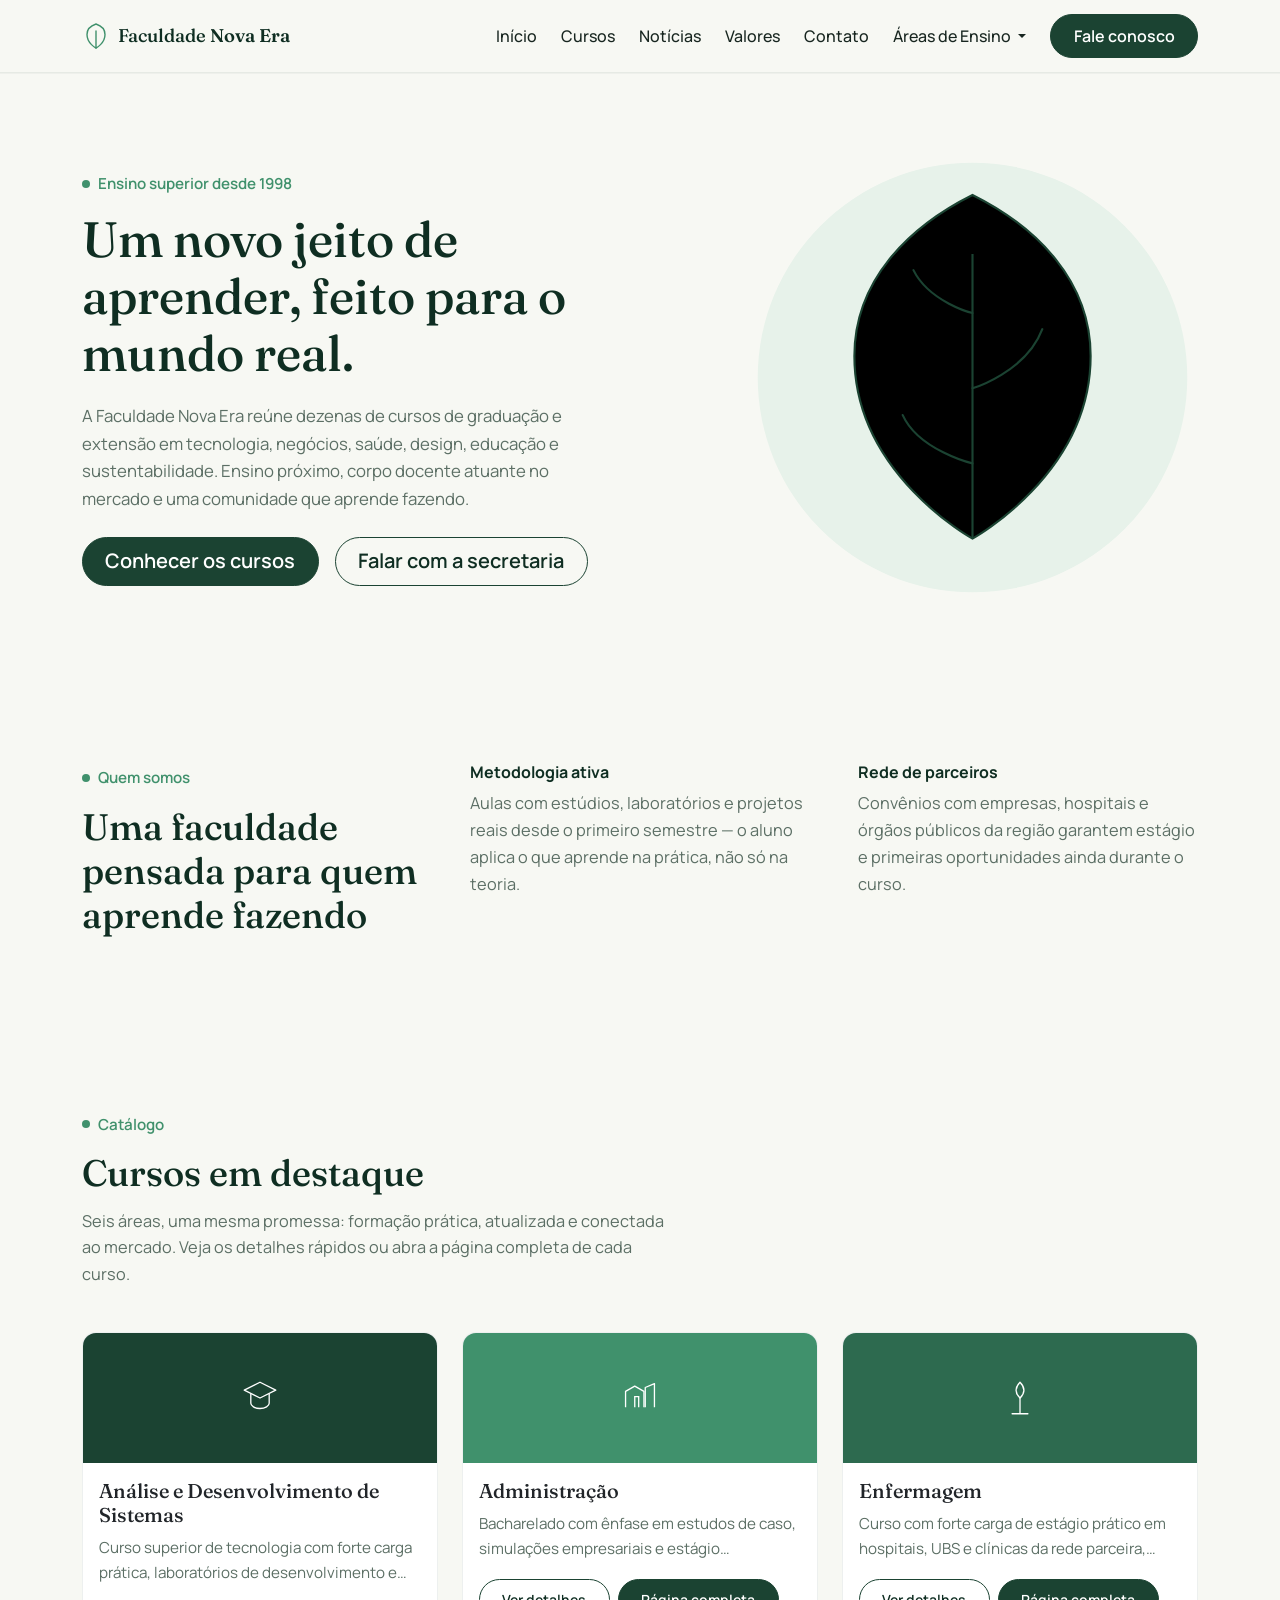
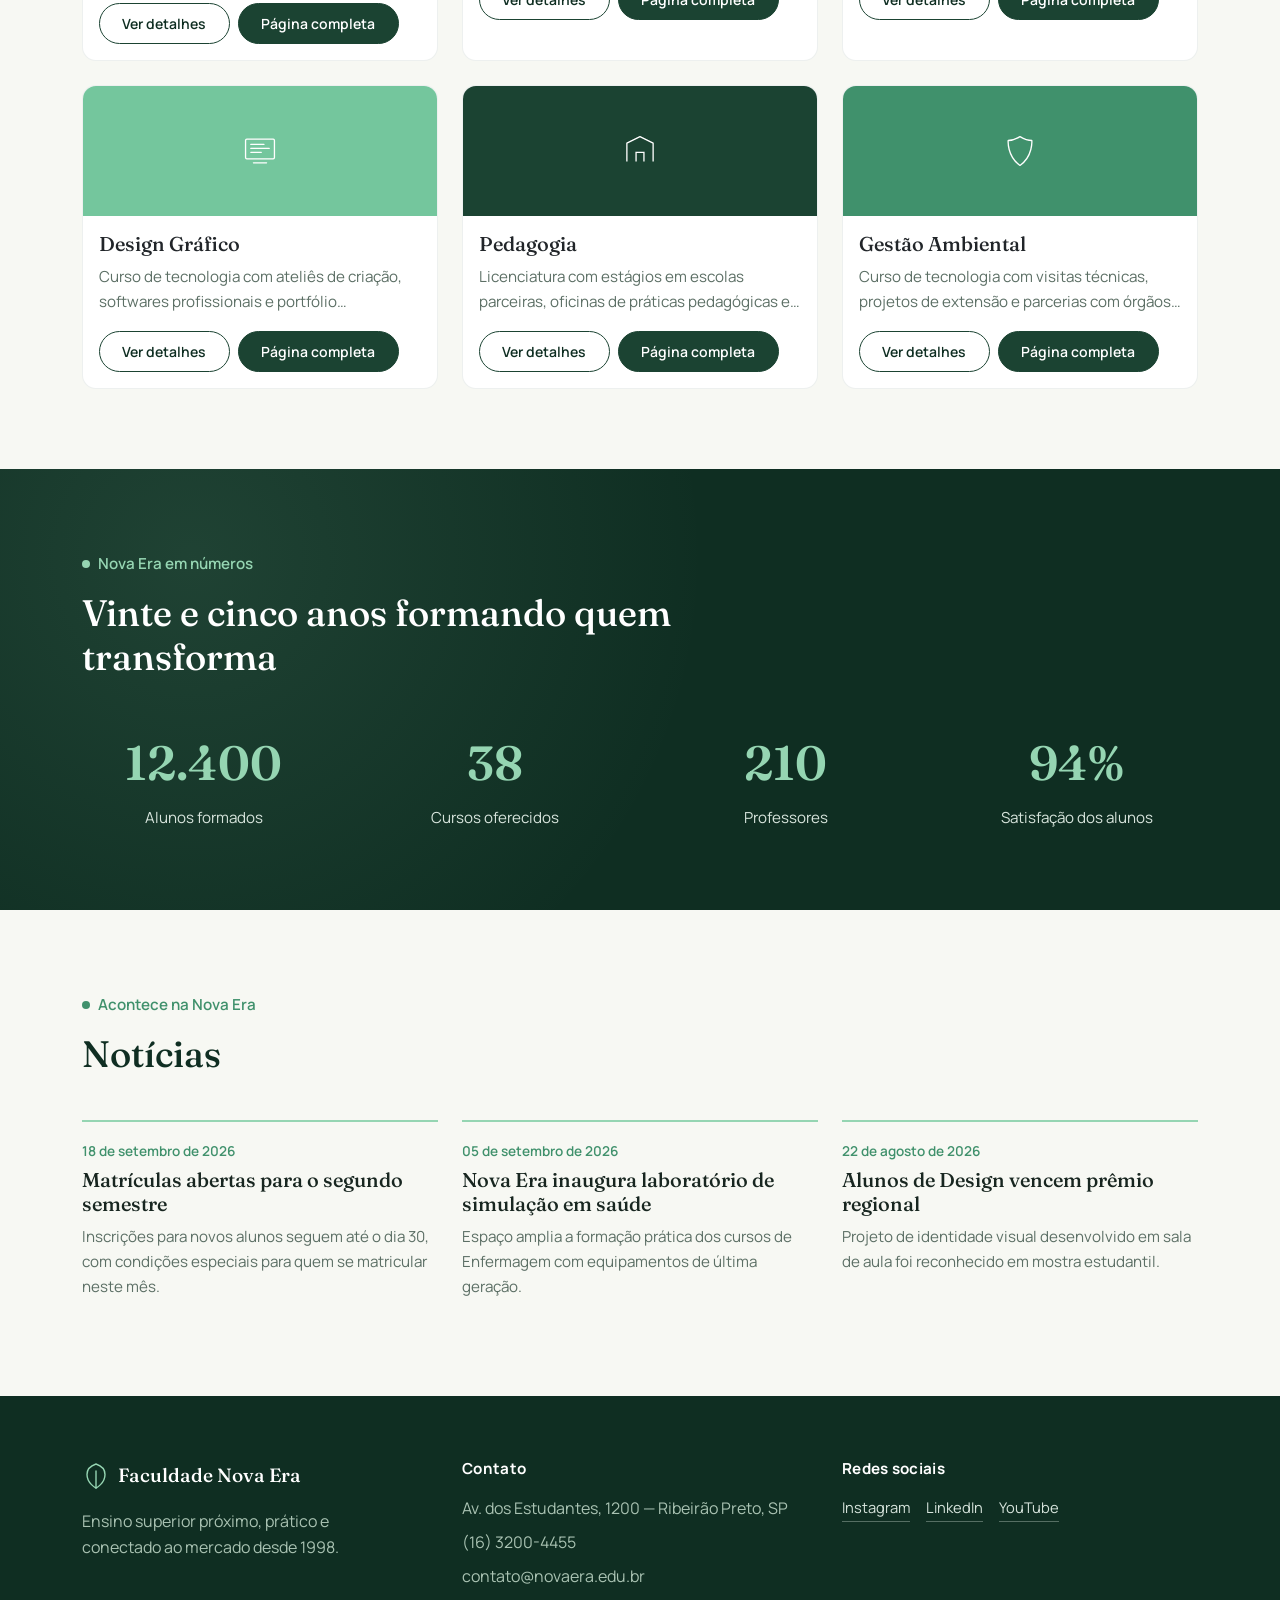
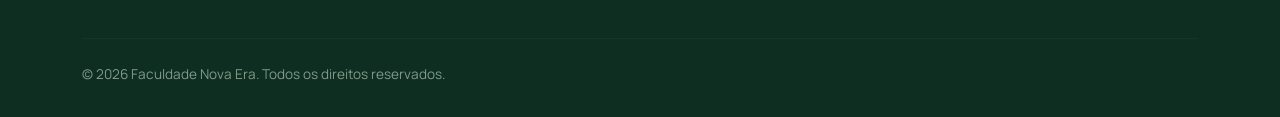
<file: index.html>
<!DOCTYPE html>
<html lang="pt-BR">
<head>
  <meta charset="UTF-8">
  <meta name="viewport" content="width=device-width, initial-scale=1.0">
  <title>Faculdade Nova Era | Portal Institucional</title>
  <meta name="description" content="Portal institucional da Faculdade Nova Era: cursos, notícias e canais de contato.">

  <link href="https://cdn.jsdelivr.net/npm/bootstrap@5.3.3/dist/css/bootstrap.min.css" rel="stylesheet">
  <link rel="preconnect" href="https://fonts.googleapis.com">
  <link rel="preconnect" href="https://fonts.gstatic.com" crossorigin>
  <link href="https://fonts.googleapis.com/css2?family=Fraunces:ital,opsz,wght@0,9..144,300;0,9..144,500;0,9..144,600;1,9..144,500&family=Manrope:wght@400;500;600;700;800&display=swap" rel="stylesheet">
  <link href="css/style.css" rel="stylesheet">
</head>
<body>
  <header>
    <nav class="navbar navbar-expand-lg fixed-top">
      <div class="container">
        <a class="navbar-brand d-flex align-items-center gap-2" href="index.html#inicio">
          <svg class="brand-mark" width="28" height="28" viewBox="0 0 28 28" fill="none" xmlns="http://www.w3.org/2000/svg" aria-hidden="true">
            <path d="M14 26C14 26 5 21.5 5 12.5C5 8 8 4 14 2C20 4 23 8 23 12.5C23 21.5 14 26 14 26Z" stroke="currentColor" stroke-width="1.4" stroke-linejoin="round"/>
            <path d="M14 26V9" stroke="currentColor" stroke-width="1.4" stroke-linecap="round"/>
          </svg>
          <span class="brand-text">Faculdade <strong>Nova Era</strong></span>
        </a>

        <button class="navbar-toggler" type="button" data-bs-toggle="collapse" data-bs-target="#navMain" aria-controls="navMain" aria-expanded="false" aria-label="Abrir menu de navegação">
          <span class="navbar-toggler-icon"></span>
        </button>

        <div class="collapse navbar-collapse" id="navMain">
          <ul class="navbar-nav ms-auto align-items-lg-center gap-lg-2">
            <li class="nav-item"><a class="nav-link" href="index.html#inicio">Início</a></li>
            <li class="nav-item"><a class="nav-link" href="index.html#cursos">Cursos</a></li>
            <li class="nav-item"><a class="nav-link" href="index.html#noticias">Notícias</a></li>
            <li class="nav-item"><a class="nav-link" href="valores.html">Valores</a></li>
            <li class="nav-item"><a class="nav-link" href="contato.html">Contato</a></li>
            <li class="nav-item dropdown">
              <a class="nav-link dropdown-toggle" href="#" id="dropdownAreas" role="button" data-bs-toggle="dropdown" aria-expanded="false">
                Áreas de Ensino
              </a>
              <ul class="dropdown-menu dropdown-menu-end" aria-labelledby="dropdownAreas">
                <li><a class="dropdown-item" href="cursos/analise-desenvolvimento-sistemas.html">Tecnologia</a></li>
<li><a class="dropdown-item" href="cursos/administracao.html">Negócios & Gestão</a></li>
<li><a class="dropdown-item" href="cursos/enfermagem.html">Saúde & Bem-estar</a></li>
<li><a class="dropdown-item" href="cursos/design-grafico.html">Design & Comunicação</a></li>
<li><a class="dropdown-item" href="cursos/pedagogia.html">Educação</a></li>
<li><a class="dropdown-item" href="cursos/gestao-ambiental.html">Meio Ambiente</a></li>

              </ul>
            </li>
            <li class="nav-item ms-lg-2">
              <a class="btn btn-cta" href="contato.html">Fale conosco</a>
            </li>
          </ul>
        </div>
      </div>
    </nav>
  </header>
<main>
    <section id="inicio" class="hero">
      <div class="container">
        <div class="row align-items-center gy-5">
          <div class="col-lg-7">
            <span class="eyebrow"><span class="eyebrow-mark" aria-hidden="true"></span>Ensino superior desde 1998</span>
            <h1 class="hero-title">Um novo jeito de aprender, feito para o mundo real.</h1>
            <p class="hero-text">
              A Faculdade Nova Era reúne dezenas de cursos de graduação e extensão em
              tecnologia, negócios, saúde, design, educação e sustentabilidade. Ensino
              próximo, corpo docente atuante no mercado e uma comunidade que aprende
              fazendo.
            </p>
            <div class="d-flex flex-wrap gap-3 mt-4">
              <a href="#cursos" class="btn btn-cta btn-lg">Conhecer os cursos</a>
              <a href="contato.html" class="btn btn-outline-cta btn-lg">Falar com a secretaria</a>
            </div>
          </div>
          <div class="col-lg-5">
            <div class="hero-art" aria-hidden="true">
              <svg viewBox="0 0 420 420" xmlns="http://www.w3.org/2000/svg">
                <circle cx="210" cy="210" r="200" fill="#E7F2EA"/>
                <path d="M210 360C210 360 100 300 100 190C100 120 150 70 210 40C270 70 320 120 320 190C320 300 210 360 210 360Z" fill="#40916C" opacity="0.15"/>
                <path d="M210 360C210 360 100 300 100 190C100 120 150 70 210 40C270 70 320 120 320 190C320 300 210 360 210 360Z" stroke="#1B4332" stroke-width="2"/>
                <path d="M210 360V95" stroke="#1B4332" stroke-width="2"/>
                <path d="M210 150C210 150 170 140 155 110" stroke="#1B4332" stroke-width="2" stroke-linecap="round"/>
                <path d="M210 220C210 220 260 205 275 165" stroke="#1B4332" stroke-width="2" stroke-linecap="round"/>
                <path d="M210 290C210 290 160 278 145 245" stroke="#1B4332" stroke-width="2" stroke-linecap="round"/>
              </svg>
            </div>
          </div>
        </div>
      </div>
    </section>

    <section class="section section-about">
      <div class="container">
        <div class="row g-4 g-lg-5">
          <div class="col-lg-4">
            <span class="eyebrow"><span class="eyebrow-mark" aria-hidden="true"></span>Quem somos</span>
            <h2 class="section-title">Uma faculdade pensada para quem aprende fazendo</h2>
          </div>
          <div class="col-lg-4">
            <h3 class="h6 about-heading">Metodologia ativa</h3>
            <p class="section-lede">Aulas com estúdios, laboratórios e projetos reais desde o primeiro semestre — o aluno aplica o que aprende na prática, não só na teoria.</p>
          </div>
          <div class="col-lg-4">
            <h3 class="h6 about-heading">Rede de parceiros</h3>
            <p class="section-lede">Convênios com empresas, hospitais e órgãos públicos da região garantem estágio e primeiras oportunidades ainda durante o curso.</p>
          </div>
        </div>
      </div>
    </section>

    <section id="cursos" class="section">
      <div class="container">
        <div class="section-head">
          <span class="eyebrow"><span class="eyebrow-mark" aria-hidden="true"></span>Catálogo</span>
          <h2 class="section-title">Cursos em destaque</h2>
          <p class="section-lede">Seis áreas, uma mesma promessa: formação prática, atualizada e conectada ao mercado. Veja os detalhes rápidos ou abra a página completa de cada curso.</p>
        </div>

        <div class="row row-cols-1 row-cols-sm-2 row-cols-lg-3 g-4">
          <div class="col">
            <article class="card course-card h-100">
              <div class="course-cover" style="--cover-color:#1B4332;">
                <svg viewBox="0 0 64 64" width="42" height="42" fill="none" aria-hidden="true"><path d="M8 20L32 8l24 12-24 12-24-12Z" stroke="#fff" stroke-width="2" stroke-linejoin="round"/><path d="M18 26v14c0 4 6 8 14 8s14-4 14-8V26" stroke="#fff" stroke-width="2"/></svg>
              </div>
              <div class="card-body">
                <h3 class="h5 course-title">Análise e Desenvolvimento de Sistemas</h3>
                <p class="course-desc">Curso superior de tecnologia com forte carga prática, laboratórios de desenvolvimento e…</p>
                <div class="d-flex flex-wrap gap-2">
                  <button type="button" class="btn btn-outline-cta btn-sm" data-bs-toggle="modal" data-bs-target="#modalCurso"
                    data-nome="Análise e Desenvolvimento de Sistemas"
                    data-objetivos="Formar profissionais aptos a projetar, desenvolver e manter sistemas de software, com domínio de lógica de programação, banco de dados e metodologias ágeis."
                    data-carga="2.400 horas"
                    data-publico="Concluintes do ensino médio com interesse em tecnologia e programação."
                    data-descricao="Curso superior de tecnologia com forte carga prática, laboratórios de desenvolvimento e projetos integradores desde o primeiro semestre. Os alunos constroem um portfólio real ao longo da formação, trabalhando com as mesmas ferramentas usadas no mercado."
                    data-link="cursos/analise-desenvolvimento-sistemas.html">
                    Ver detalhes
                  </button>
                  <a href="cursos/analise-desenvolvimento-sistemas.html" class="btn btn-cta btn-sm">Página completa</a>
                </div>
              </div>
            </article>
          </div>
          <div class="col">
            <article class="card course-card h-100">
              <div class="course-cover" style="--cover-color:#40916C;">
                <svg viewBox="0 0 64 64" width="42" height="42" fill="none" aria-hidden="true"><path d="M10 46V22l14-8 14 8v24" stroke="#fff" stroke-width="2" stroke-linejoin="round"/><path d="M24 46V30h6v16" stroke="#fff" stroke-width="2"/><path d="M40 46V16l14-6v36" stroke="#fff" stroke-width="2" stroke-linejoin="round"/></svg>
              </div>
              <div class="card-body">
                <h3 class="h5 course-title">Administração</h3>
                <p class="course-desc">Bacharelado com ênfase em estudos de caso, simulações empresariais e estágio…</p>
                <div class="d-flex flex-wrap gap-2">
                  <button type="button" class="btn btn-outline-cta btn-sm" data-bs-toggle="modal" data-bs-target="#modalCurso"
                    data-nome="Administração"
                    data-objetivos="Capacitar o aluno para planejar, organizar e liderar processos administrativos, financeiros e estratégicos em organizações de qualquer porte."
                    data-carga="3.000 horas"
                    data-publico="Pessoas com perfil analítico e interesse em gestão, empreendedorismo ou liderança."
                    data-descricao="Bacharelado com ênfase em estudos de caso, simulações empresariais e estágio supervisionado em empresas parceiras. O curso combina fundamentos teóricos sólidos com vivência prática de tomada de decisão."
                    data-link="cursos/administracao.html">
                    Ver detalhes
                  </button>
                  <a href="cursos/administracao.html" class="btn btn-cta btn-sm">Página completa</a>
                </div>
              </div>
            </article>
          </div>
          <div class="col">
            <article class="card course-card h-100">
              <div class="course-cover" style="--cover-color:#2D6A4F;">
                <svg viewBox="0 0 64 64" width="42" height="42" fill="none" aria-hidden="true"><path d="M32 8c8 8 8 16 0 24-8-8-8-16 0-24Z" stroke="#fff" stroke-width="2" stroke-linejoin="round"/><path d="M32 32v24" stroke="#fff" stroke-width="2"/><path d="M20 56h24" stroke="#fff" stroke-width="2" stroke-linecap="round"/></svg>
              </div>
              <div class="card-body">
                <h3 class="h5 course-title">Enfermagem</h3>
                <p class="course-desc">Curso com forte carga de estágio prático em hospitais, UBS e clínicas da rede parceira,…</p>
                <div class="d-flex flex-wrap gap-2">
                  <button type="button" class="btn btn-outline-cta btn-sm" data-bs-toggle="modal" data-bs-target="#modalCurso"
                    data-nome="Enfermagem"
                    data-objetivos="Formar enfermeiros generalistas, com base científica e humanística para atuação em promoção, prevenção e recuperação da saúde."
                    data-carga="4.500 horas"
                    data-publico="Concluintes do ensino médio com vocação para a área da saúde e cuidado humano."
                    data-descricao="Curso com forte carga de estágio prático em hospitais, UBS e clínicas da rede parceira, além de laboratórios de simulação realística que reproduzem situações clínicas reais antes do contato com pacientes."
                    data-link="cursos/enfermagem.html">
                    Ver detalhes
                  </button>
                  <a href="cursos/enfermagem.html" class="btn btn-cta btn-sm">Página completa</a>
                </div>
              </div>
            </article>
          </div>
          <div class="col">
            <article class="card course-card h-100">
              <div class="course-cover" style="--cover-color:#74C69D;">
                <svg viewBox="0 0 64 64" width="42" height="42" fill="none" aria-hidden="true"><rect x="10" y="14" width="44" height="30" rx="2" stroke="#fff" stroke-width="2"/><path d="M18 22h20M18 28h28M18 34h16" stroke="#fff" stroke-width="2" stroke-linecap="round"/><path d="M22 50h20" stroke="#fff" stroke-width="2" stroke-linecap="round"/></svg>
              </div>
              <div class="card-body">
                <h3 class="h5 course-title">Design Gráfico</h3>
                <p class="course-desc">Curso de tecnologia com ateliês de criação, softwares profissionais e portfólio…</p>
                <div class="d-flex flex-wrap gap-2">
                  <button type="button" class="btn btn-outline-cta btn-sm" data-bs-toggle="modal" data-bs-target="#modalCurso"
                    data-nome="Design Gráfico"
                    data-objetivos="Desenvolver competências em criação visual, tipografia, identidade de marca e design para meios impressos e digitais."
                    data-carga="2.000 horas"
                    data-publico="Pessoas com interesse em criação visual, comunicação e produção de conteúdo de marca."
                    data-descricao="Curso de tecnologia com ateliês de criação, softwares profissionais e portfólio construído ao longo do curso, em contato direto com marcas e projetos reais através de parcerias com empresas da região."
                    data-link="cursos/design-grafico.html">
                    Ver detalhes
                  </button>
                  <a href="cursos/design-grafico.html" class="btn btn-cta btn-sm">Página completa</a>
                </div>
              </div>
            </article>
          </div>
          <div class="col">
            <article class="card course-card h-100">
              <div class="course-cover" style="--cover-color:#1B4332;">
                <svg viewBox="0 0 64 64" width="42" height="42" fill="none" aria-hidden="true"><path d="M12 48V20l20-10 20 10v28" stroke="#fff" stroke-width="2" stroke-linejoin="round"/><path d="M26 48V34h12v14" stroke="#fff" stroke-width="2"/></svg>
              </div>
              <div class="card-body">
                <h3 class="h5 course-title">Pedagogia</h3>
                <p class="course-desc">Licenciatura com estágios em escolas parceiras, oficinas de práticas pedagógicas e…</p>
                <div class="d-flex flex-wrap gap-2">
                  <button type="button" class="btn btn-outline-cta btn-sm" data-bs-toggle="modal" data-bs-target="#modalCurso"
                    data-nome="Pedagogia"
                    data-objetivos="Formar educadores capazes de planejar, mediar e avaliar processos de ensino-aprendizagem na educação infantil e anos iniciais."
                    data-carga="3.200 horas"
                    data-publico="Pessoas com vocação para a docência e interesse em processos de aprendizagem."
                    data-descricao="Licenciatura com estágios em escolas parceiras, oficinas de práticas pedagógicas e disciplinas de gestão escolar, preparando o aluno tanto para a sala de aula quanto para a coordenação de projetos educacionais."
                    data-link="cursos/pedagogia.html">
                    Ver detalhes
                  </button>
                  <a href="cursos/pedagogia.html" class="btn btn-cta btn-sm">Página completa</a>
                </div>
              </div>
            </article>
          </div>
          <div class="col">
            <article class="card course-card h-100">
              <div class="course-cover" style="--cover-color:#40916C;">
                <svg viewBox="0 0 64 64" width="42" height="42" fill="none" aria-hidden="true"><path d="M32 10c10 6 18 6 18 6s2 24-18 38C12 40 14 16 14 16s8 0 18-6Z" stroke="#fff" stroke-width="2" stroke-linejoin="round"/></svg>
              </div>
              <div class="card-body">
                <h3 class="h5 course-title">Gestão Ambiental</h3>
                <p class="course-desc">Curso de tecnologia com visitas técnicas, projetos de extensão e parcerias com órgãos…</p>
                <div class="d-flex flex-wrap gap-2">
                  <button type="button" class="btn btn-outline-cta btn-sm" data-bs-toggle="modal" data-bs-target="#modalCurso"
                    data-nome="Gestão Ambiental"
                    data-objetivos="Capacitar o aluno a diagnosticar impactos ambientais e propor soluções de sustentabilidade em empresas, indústrias e órgãos públicos."
                    data-carga="2.400 horas"
                    data-publico="Pessoas interessadas em sustentabilidade, meio ambiente e responsabilidade socioambiental."
                    data-descricao="Curso de tecnologia com visitas técnicas, projetos de extensão e parcerias com órgãos ambientais da região, formando profissionais preparados para o licenciamento e a gestão de recursos naturais."
                    data-link="cursos/gestao-ambiental.html">
                    Ver detalhes
                  </button>
                  <a href="cursos/gestao-ambiental.html" class="btn btn-cta btn-sm">Página completa</a>
                </div>
              </div>
            </article>
          </div>
        </div>
      </div>
    </section>

    <section class="section section-stats">
      <div class="container">
        <div class="section-head section-head-light">
          <span class="eyebrow eyebrow-light"><span class="eyebrow-mark" aria-hidden="true"></span>Nova Era em números</span>
          <h2 class="section-title section-title-light">Vinte e cinco anos formando quem transforma</h2>
        </div>
        <div class="row g-4 g-lg-5 text-center">
          <div class="col-6 col-lg-3">
            <p class="stat-number">12.400</p>
            <p class="stat-label">Alunos formados</p>
          </div>
          <div class="col-6 col-lg-3">
            <p class="stat-number">38</p>
            <p class="stat-label">Cursos oferecidos</p>
          </div>
          <div class="col-6 col-lg-3">
            <p class="stat-number">210</p>
            <p class="stat-label">Professores</p>
          </div>
          <div class="col-6 col-lg-3">
            <p class="stat-number">94%</p>
            <p class="stat-label">Satisfação dos alunos</p>
          </div>
        </div>
      </div>
    </section>

    <section id="noticias" class="section">
      <div class="container">
        <div class="section-head">
          <span class="eyebrow"><span class="eyebrow-mark" aria-hidden="true"></span>Acontece na Nova Era</span>
          <h2 class="section-title">Notícias</h2>
        </div>
        <div class="row g-4">
          <div class="col-md-4">
            <article class="news-item">
              <p class="news-date">18 de setembro de 2026</p>
              <h3 class="h5">Matrículas abertas para o segundo semestre</h3>
              <p class="course-desc">Inscrições para novos alunos seguem até o dia 30, com condições especiais para quem se matricular neste mês.</p>
            </article>
          </div>
          <div class="col-md-4">
            <article class="news-item">
              <p class="news-date">05 de setembro de 2026</p>
              <h3 class="h5">Nova Era inaugura laboratório de simulação em saúde</h3>
              <p class="course-desc">Espaço amplia a formação prática dos cursos de Enfermagem com equipamentos de última geração.</p>
            </article>
          </div>
          <div class="col-md-4">
            <article class="news-item">
              <p class="news-date">22 de agosto de 2026</p>
              <h3 class="h5">Alunos de Design vencem prêmio regional</h3>
              <p class="course-desc">Projeto de identidade visual desenvolvido em sala de aula foi reconhecido em mostra estudantil.</p>
            </article>
          </div>
        </div>
      </div>
    </section>
  <div class="modal fade" id="modalCurso" tabindex="-1" aria-labelledby="modalCursoLabel" aria-hidden="true">
    <div class="modal-dialog modal-dialog-centered">
      <div class="modal-content">
        <div class="modal-header">
          <h2 class="modal-title h5" id="modalCursoLabel">Nome do curso</h2>
          <button type="button" class="btn-close" data-bs-dismiss="modal" aria-label="Fechar"></button>
        </div>
        <div class="modal-body">
          <dl class="course-detail-list">
            <dt>Objetivos</dt>
            <dd id="modalObjetivos"></dd>
            <dt>Carga horária</dt>
            <dd id="modalCarga"></dd>
            <dt>Público-alvo</dt>
            <dd id="modalPublico"></dd>
            <dt>Descrição</dt>
            <dd id="modalDescricao"></dd>
          </dl>
        </div>
        <div class="modal-footer">
          <button type="button" class="btn btn-outline-cta" data-bs-dismiss="modal">Fechar</button>
          <a href="#" class="btn btn-cta modal-link-completa" data-bs-dismiss="modal">Ver página completa</a>
        </div>
      </div>
    </div>
  </div>
</main>
  <footer class="site-footer">
    <div class="container">
      <div class="row g-4">
        <div class="col-lg-4">
          <div class="d-flex align-items-center gap-2 mb-3">
            <svg class="brand-mark" width="28" height="28" viewBox="0 0 28 28" fill="none" xmlns="http://www.w3.org/2000/svg" aria-hidden="true">
            <path d="M14 26C14 26 5 21.5 5 12.5C5 8 8 4 14 2C20 4 23 8 23 12.5C23 21.5 14 26 14 26Z" stroke="#95D5B2" stroke-width="1.4" stroke-linejoin="round"/>
            <path d="M14 26V9" stroke="#95D5B2" stroke-width="1.4" stroke-linecap="round"/>
          </svg>
            <span class="footer-brand">Faculdade Nova Era</span>
          </div>
          <p class="footer-text">Ensino superior próximo, prático e conectado ao mercado desde 1998.</p>
        </div>
        <div class="col-lg-4">
          <h3 class="footer-heading">Contato</h3>
          <ul class="footer-list">
            <li>Av. dos Estudantes, 1200 — Ribeirão Preto, SP</li>
            <li>(16) 3200-4455</li>
            <li>contato@novaera.edu.br</li>
          </ul>
        </div>
        <div class="col-lg-4">
          <h3 class="footer-heading">Redes sociais</h3>
          <div class="d-flex gap-3 social-row">
            <a href="#" aria-label="Instagram da Faculdade Nova Era" class="social-link">Instagram</a>
            <a href="#" aria-label="LinkedIn da Faculdade Nova Era" class="social-link">LinkedIn</a>
            <a href="#" aria-label="YouTube da Faculdade Nova Era" class="social-link">YouTube</a>
          </div>
        </div>
      </div>
      <hr class="footer-rule">
      <p class="footer-copy">&copy; 2026 Faculdade Nova Era. Todos os direitos reservados.</p>
    </div>
  </footer>
  <script src="https://cdn.jsdelivr.net/npm/bootstrap@5.3.3/dist/js/bootstrap.bundle.min.js"></script>
  <script src="js/script.js"></script>
</body>
</html>
</file>
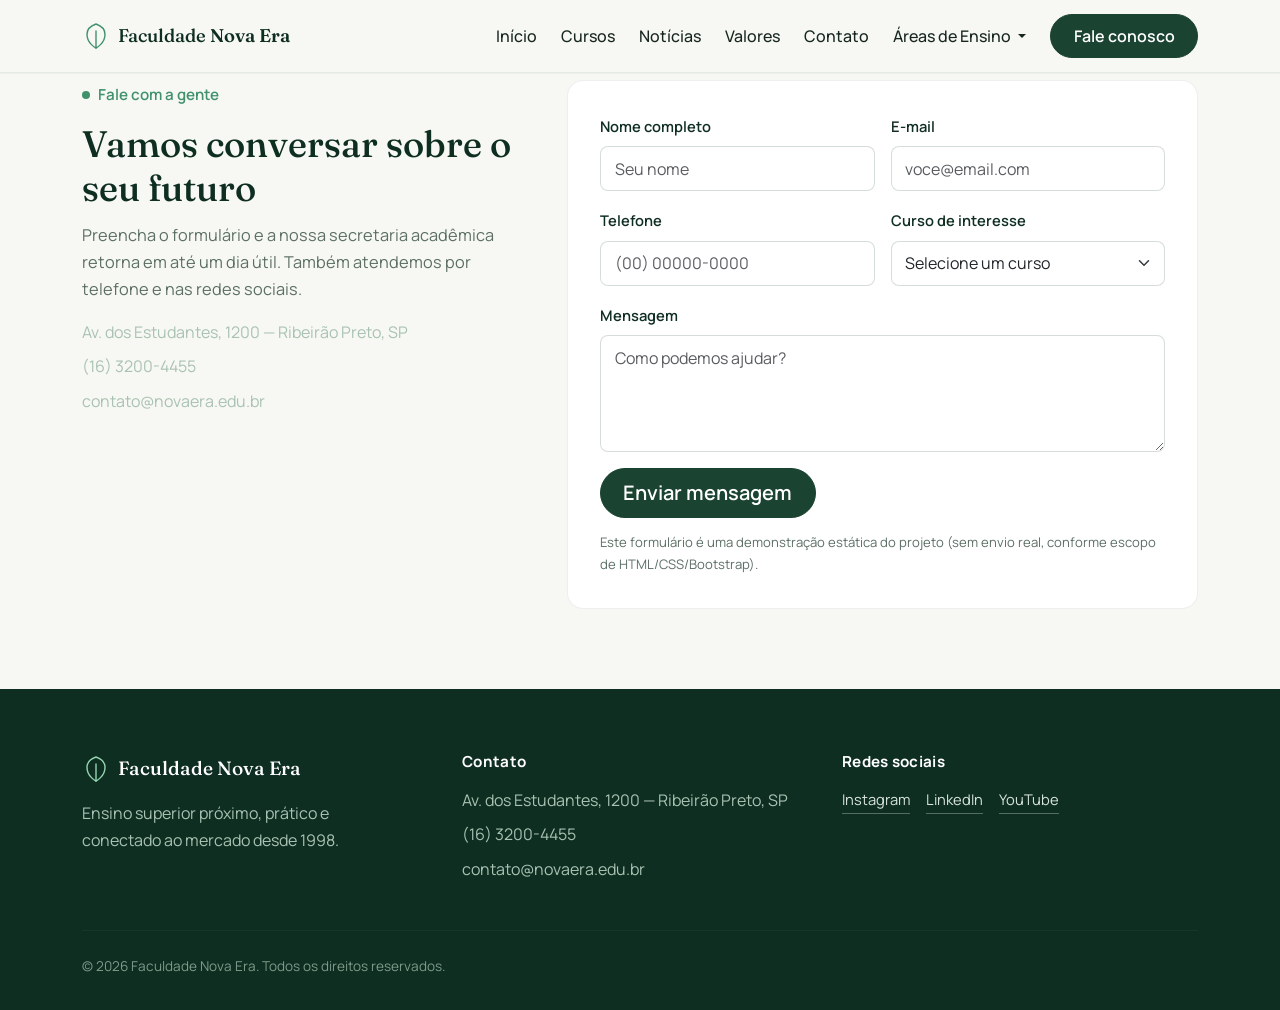
<file: contato.html>
<!DOCTYPE html>
<html lang="pt-BR">
<head>
  <meta charset="UTF-8">
  <meta name="viewport" content="width=device-width, initial-scale=1.0">
  <title>Contato | Faculdade Nova Era</title>
  <meta name="description" content="Fale com a secretaria da Faculdade Nova Era.">

  <link href="https://cdn.jsdelivr.net/npm/bootstrap@5.3.3/dist/css/bootstrap.min.css" rel="stylesheet">
  <link rel="preconnect" href="https://fonts.googleapis.com">
  <link rel="preconnect" href="https://fonts.gstatic.com" crossorigin>
  <link href="https://fonts.googleapis.com/css2?family=Fraunces:ital,opsz,wght@0,9..144,300;0,9..144,500;0,9..144,600;1,9..144,500&family=Manrope:wght@400;500;600;700;800&display=swap" rel="stylesheet">
  <link href="css/style.css" rel="stylesheet">
</head>
<body>
  <header>
    <nav class="navbar navbar-expand-lg fixed-top">
      <div class="container">
        <a class="navbar-brand d-flex align-items-center gap-2" href="index.html#inicio">
          <svg class="brand-mark" width="28" height="28" viewBox="0 0 28 28" fill="none" xmlns="http://www.w3.org/2000/svg" aria-hidden="true">
            <path d="M14 26C14 26 5 21.5 5 12.5C5 8 8 4 14 2C20 4 23 8 23 12.5C23 21.5 14 26 14 26Z" stroke="currentColor" stroke-width="1.4" stroke-linejoin="round"/>
            <path d="M14 26V9" stroke="currentColor" stroke-width="1.4" stroke-linecap="round"/>
          </svg>
          <span class="brand-text">Faculdade <strong>Nova Era</strong></span>
        </a>

        <button class="navbar-toggler" type="button" data-bs-toggle="collapse" data-bs-target="#navMain" aria-controls="navMain" aria-expanded="false" aria-label="Abrir menu de navegação">
          <span class="navbar-toggler-icon"></span>
        </button>

        <div class="collapse navbar-collapse" id="navMain">
          <ul class="navbar-nav ms-auto align-items-lg-center gap-lg-2">
            <li class="nav-item"><a class="nav-link" href="index.html#inicio">Início</a></li>
            <li class="nav-item"><a class="nav-link" href="index.html#cursos">Cursos</a></li>
            <li class="nav-item"><a class="nav-link" href="index.html#noticias">Notícias</a></li>
            <li class="nav-item"><a class="nav-link" href="valores.html">Valores</a></li>
            <li class="nav-item"><a class="nav-link" href="contato.html">Contato</a></li>
            <li class="nav-item dropdown">
              <a class="nav-link dropdown-toggle" href="#" id="dropdownAreas" role="button" data-bs-toggle="dropdown" aria-expanded="false">
                Áreas de Ensino
              </a>
              <ul class="dropdown-menu dropdown-menu-end" aria-labelledby="dropdownAreas">
                <li><a class="dropdown-item" href="cursos/analise-desenvolvimento-sistemas.html">Tecnologia</a></li>
<li><a class="dropdown-item" href="cursos/administracao.html">Negócios & Gestão</a></li>
<li><a class="dropdown-item" href="cursos/enfermagem.html">Saúde & Bem-estar</a></li>
<li><a class="dropdown-item" href="cursos/design-grafico.html">Design & Comunicação</a></li>
<li><a class="dropdown-item" href="cursos/pedagogia.html">Educação</a></li>
<li><a class="dropdown-item" href="cursos/gestao-ambiental.html">Meio Ambiente</a></li>

              </ul>
            </li>
            <li class="nav-item ms-lg-2">
              <a class="btn btn-cta" href="contato.html">Fale conosco</a>
            </li>
          </ul>
        </div>
      </div>
    </nav>
  </header>
<main>
    <section class="section section-page-hero">
      <div class="container">
        <div class="row g-5">
          <div class="col-lg-5">
            <span class="eyebrow"><span class="eyebrow-mark" aria-hidden="true"></span>Fale com a gente</span>
            <h1 class="section-title">Vamos conversar sobre o seu futuro</h1>
            <p class="section-lede">
              Preencha o formulário e a nossa secretaria acadêmica retorna em até um
              dia útil. Também atendemos por telefone e nas redes sociais.
            </p>
            <ul class="footer-list contact-info-list">
              <li>Av. dos Estudantes, 1200 — Ribeirão Preto, SP</li>
              <li>(16) 3200-4455</li>
              <li>contato@novaera.edu.br</li>
            </ul>
          </div>
          <div class="col-lg-7">
            <form class="contact-form" novalidate>
              <div class="row g-3">
                <div class="col-md-6">
                  <label for="nome" class="form-label">Nome completo</label>
                  <input type="text" class="form-control" id="nome" name="nome" placeholder="Seu nome" required>
                </div>
                <div class="col-md-6">
                  <label for="email" class="form-label">E-mail</label>
                  <input type="email" class="form-control" id="email" name="email" placeholder="voce@email.com" required>
                </div>
                <div class="col-md-6">
                  <label for="telefone" class="form-label">Telefone</label>
                  <input type="tel" class="form-control" id="telefone" name="telefone" placeholder="(00) 00000-0000">
                </div>
                <div class="col-md-6">
                  <label for="cursoInteresse" class="form-label">Curso de interesse</label>
                  <select class="form-select" id="cursoInteresse" name="cursoInteresse">
                    <option selected disabled value="">Selecione um curso</option>
                    <option>Análise e Desenvolvimento de Sistemas</option>
                    <option>Administração</option>
                    <option>Enfermagem</option>
                    <option>Design Gráfico</option>
                    <option>Pedagogia</option>
                    <option>Gestão Ambiental</option>
                  </select>
                </div>
                <div class="col-12">
                  <label for="mensagem" class="form-label">Mensagem</label>
                  <textarea class="form-control" id="mensagem" name="mensagem" rows="4" placeholder="Como podemos ajudar?"></textarea>
                </div>
                <div class="col-12">
                  <button type="submit" class="btn btn-cta btn-lg">Enviar mensagem</button>
                  <p class="form-note">Este formulário é uma demonstração estática do projeto (sem envio real, conforme escopo de HTML/CSS/Bootstrap).</p>
                </div>
              </div>
            </form>
          </div>
        </div>
      </div>
    </section>
</main>
  <footer class="site-footer">
    <div class="container">
      <div class="row g-4">
        <div class="col-lg-4">
          <div class="d-flex align-items-center gap-2 mb-3">
            <svg class="brand-mark" width="28" height="28" viewBox="0 0 28 28" fill="none" xmlns="http://www.w3.org/2000/svg" aria-hidden="true">
            <path d="M14 26C14 26 5 21.5 5 12.5C5 8 8 4 14 2C20 4 23 8 23 12.5C23 21.5 14 26 14 26Z" stroke="#95D5B2" stroke-width="1.4" stroke-linejoin="round"/>
            <path d="M14 26V9" stroke="#95D5B2" stroke-width="1.4" stroke-linecap="round"/>
          </svg>
            <span class="footer-brand">Faculdade Nova Era</span>
          </div>
          <p class="footer-text">Ensino superior próximo, prático e conectado ao mercado desde 1998.</p>
        </div>
        <div class="col-lg-4">
          <h3 class="footer-heading">Contato</h3>
          <ul class="footer-list">
            <li>Av. dos Estudantes, 1200 — Ribeirão Preto, SP</li>
            <li>(16) 3200-4455</li>
            <li>contato@novaera.edu.br</li>
          </ul>
        </div>
        <div class="col-lg-4">
          <h3 class="footer-heading">Redes sociais</h3>
          <div class="d-flex gap-3 social-row">
            <a href="#" aria-label="Instagram da Faculdade Nova Era" class="social-link">Instagram</a>
            <a href="#" aria-label="LinkedIn da Faculdade Nova Era" class="social-link">LinkedIn</a>
            <a href="#" aria-label="YouTube da Faculdade Nova Era" class="social-link">YouTube</a>
          </div>
        </div>
      </div>
      <hr class="footer-rule">
      <p class="footer-copy">&copy; 2026 Faculdade Nova Era. Todos os direitos reservados.</p>
    </div>
  </footer>
  <script src="https://cdn.jsdelivr.net/npm/bootstrap@5.3.3/dist/js/bootstrap.bundle.min.js"></script>
  <script src="js/script.js"></script>
</body>
</html>
</file>
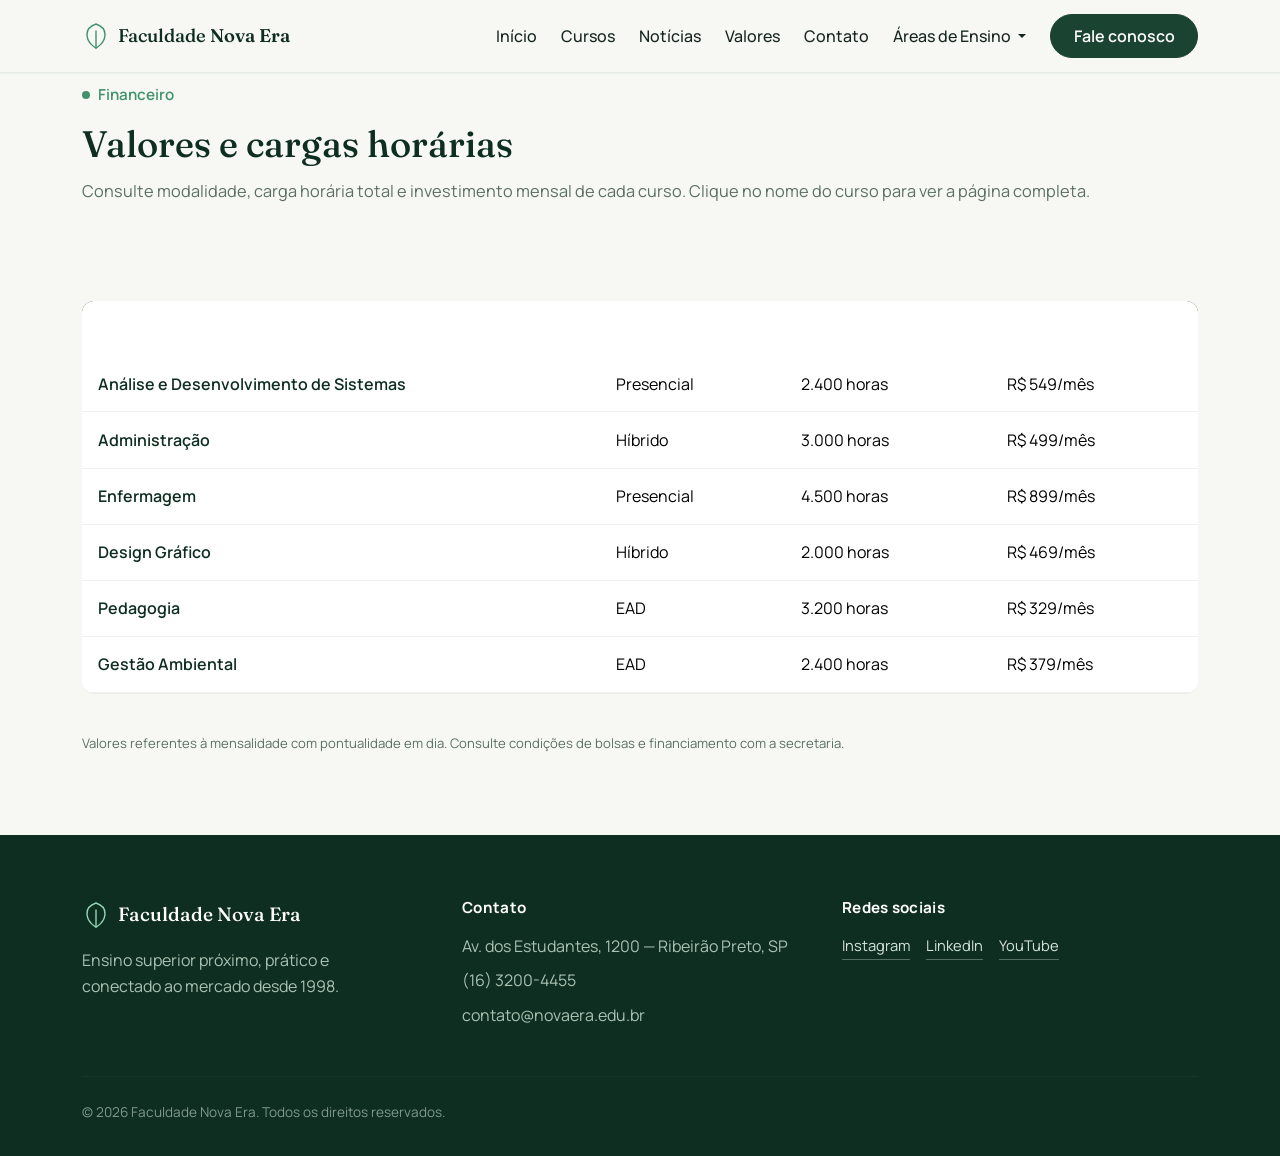
<file: valores.html>
<!DOCTYPE html>
<html lang="pt-BR">
<head>
  <meta charset="UTF-8">
  <meta name="viewport" content="width=device-width, initial-scale=1.0">
  <title>Valores e cargas horárias | Faculdade Nova Era</title>
  <meta name="description" content="Modalidade, carga horária e investimento de cada curso da Faculdade Nova Era.">

  <link href="https://cdn.jsdelivr.net/npm/bootstrap@5.3.3/dist/css/bootstrap.min.css" rel="stylesheet">
  <link rel="preconnect" href="https://fonts.googleapis.com">
  <link rel="preconnect" href="https://fonts.gstatic.com" crossorigin>
  <link href="https://fonts.googleapis.com/css2?family=Fraunces:ital,opsz,wght@0,9..144,300;0,9..144,500;0,9..144,600;1,9..144,500&family=Manrope:wght@400;500;600;700;800&display=swap" rel="stylesheet">
  <link href="css/style.css" rel="stylesheet">
</head>
<body>
  <header>
    <nav class="navbar navbar-expand-lg fixed-top">
      <div class="container">
        <a class="navbar-brand d-flex align-items-center gap-2" href="index.html#inicio">
          <svg class="brand-mark" width="28" height="28" viewBox="0 0 28 28" fill="none" xmlns="http://www.w3.org/2000/svg" aria-hidden="true">
            <path d="M14 26C14 26 5 21.5 5 12.5C5 8 8 4 14 2C20 4 23 8 23 12.5C23 21.5 14 26 14 26Z" stroke="currentColor" stroke-width="1.4" stroke-linejoin="round"/>
            <path d="M14 26V9" stroke="currentColor" stroke-width="1.4" stroke-linecap="round"/>
          </svg>
          <span class="brand-text">Faculdade <strong>Nova Era</strong></span>
        </a>

        <button class="navbar-toggler" type="button" data-bs-toggle="collapse" data-bs-target="#navMain" aria-controls="navMain" aria-expanded="false" aria-label="Abrir menu de navegação">
          <span class="navbar-toggler-icon"></span>
        </button>

        <div class="collapse navbar-collapse" id="navMain">
          <ul class="navbar-nav ms-auto align-items-lg-center gap-lg-2">
            <li class="nav-item"><a class="nav-link" href="index.html#inicio">Início</a></li>
            <li class="nav-item"><a class="nav-link" href="index.html#cursos">Cursos</a></li>
            <li class="nav-item"><a class="nav-link" href="index.html#noticias">Notícias</a></li>
            <li class="nav-item"><a class="nav-link" href="valores.html">Valores</a></li>
            <li class="nav-item"><a class="nav-link" href="contato.html">Contato</a></li>
            <li class="nav-item dropdown">
              <a class="nav-link dropdown-toggle" href="#" id="dropdownAreas" role="button" data-bs-toggle="dropdown" aria-expanded="false">
                Áreas de Ensino
              </a>
              <ul class="dropdown-menu dropdown-menu-end" aria-labelledby="dropdownAreas">
                <li><a class="dropdown-item" href="cursos/analise-desenvolvimento-sistemas.html">Tecnologia</a></li>
<li><a class="dropdown-item" href="cursos/administracao.html">Negócios & Gestão</a></li>
<li><a class="dropdown-item" href="cursos/enfermagem.html">Saúde & Bem-estar</a></li>
<li><a class="dropdown-item" href="cursos/design-grafico.html">Design & Comunicação</a></li>
<li><a class="dropdown-item" href="cursos/pedagogia.html">Educação</a></li>
<li><a class="dropdown-item" href="cursos/gestao-ambiental.html">Meio Ambiente</a></li>

              </ul>
            </li>
            <li class="nav-item ms-lg-2">
              <a class="btn btn-cta" href="contato.html">Fale conosco</a>
            </li>
          </ul>
        </div>
      </div>
    </nav>
  </header>
<main>
    <section class="section section-page-hero">
      <div class="container">
        <span class="eyebrow"><span class="eyebrow-mark" aria-hidden="true"></span>Financeiro</span>
        <h1 class="section-title">Valores e cargas horárias</h1>
        <p class="section-lede">Consulte modalidade, carga horária total e investimento mensal de cada curso. Clique no nome do curso para ver a página completa.</p>
      </div>
    </section>

    <section class="section pt-0">
      <div class="container">
        <div class="table-responsive">
          <table class="table table-courses align-middle">
            <thead>
              <tr>
                <th scope="col">Curso</th>
                <th scope="col">Modalidade</th>
                <th scope="col">Carga horária</th>
                <th scope="col">Investimento</th>
              </tr>
            </thead>
            <tbody>
              <tr>
                <td>
                  <a href="cursos/analise-desenvolvimento-sistemas.html" class="table-course-link">Análise e Desenvolvimento de Sistemas</a>
                </td>
                <td>Presencial</td>
                <td>2.400 horas</td>
                <td>R$ 549/mês</td>
              </tr>
              <tr>
                <td>
                  <a href="cursos/administracao.html" class="table-course-link">Administração</a>
                </td>
                <td>Híbrido</td>
                <td>3.000 horas</td>
                <td>R$ 499/mês</td>
              </tr>
              <tr>
                <td>
                  <a href="cursos/enfermagem.html" class="table-course-link">Enfermagem</a>
                </td>
                <td>Presencial</td>
                <td>4.500 horas</td>
                <td>R$ 899/mês</td>
              </tr>
              <tr>
                <td>
                  <a href="cursos/design-grafico.html" class="table-course-link">Design Gráfico</a>
                </td>
                <td>Híbrido</td>
                <td>2.000 horas</td>
                <td>R$ 469/mês</td>
              </tr>
              <tr>
                <td>
                  <a href="cursos/pedagogia.html" class="table-course-link">Pedagogia</a>
                </td>
                <td>EAD</td>
                <td>3.200 horas</td>
                <td>R$ 329/mês</td>
              </tr>
              <tr>
                <td>
                  <a href="cursos/gestao-ambiental.html" class="table-course-link">Gestão Ambiental</a>
                </td>
                <td>EAD</td>
                <td>2.400 horas</td>
                <td>R$ 379/mês</td>
              </tr>
            </tbody>
          </table>
        </div>
        <p class="form-note mt-4">Valores referentes à mensalidade com pontualidade em dia. Consulte condições de bolsas e financiamento com a secretaria.</p>
      </div>
    </section>
</main>
  <footer class="site-footer">
    <div class="container">
      <div class="row g-4">
        <div class="col-lg-4">
          <div class="d-flex align-items-center gap-2 mb-3">
            <svg class="brand-mark" width="28" height="28" viewBox="0 0 28 28" fill="none" xmlns="http://www.w3.org/2000/svg" aria-hidden="true">
            <path d="M14 26C14 26 5 21.5 5 12.5C5 8 8 4 14 2C20 4 23 8 23 12.5C23 21.5 14 26 14 26Z" stroke="#95D5B2" stroke-width="1.4" stroke-linejoin="round"/>
            <path d="M14 26V9" stroke="#95D5B2" stroke-width="1.4" stroke-linecap="round"/>
          </svg>
            <span class="footer-brand">Faculdade Nova Era</span>
          </div>
          <p class="footer-text">Ensino superior próximo, prático e conectado ao mercado desde 1998.</p>
        </div>
        <div class="col-lg-4">
          <h3 class="footer-heading">Contato</h3>
          <ul class="footer-list">
            <li>Av. dos Estudantes, 1200 — Ribeirão Preto, SP</li>
            <li>(16) 3200-4455</li>
            <li>contato@novaera.edu.br</li>
          </ul>
        </div>
        <div class="col-lg-4">
          <h3 class="footer-heading">Redes sociais</h3>
          <div class="d-flex gap-3 social-row">
            <a href="#" aria-label="Instagram da Faculdade Nova Era" class="social-link">Instagram</a>
            <a href="#" aria-label="LinkedIn da Faculdade Nova Era" class="social-link">LinkedIn</a>
            <a href="#" aria-label="YouTube da Faculdade Nova Era" class="social-link">YouTube</a>
          </div>
        </div>
      </div>
      <hr class="footer-rule">
      <p class="footer-copy">&copy; 2026 Faculdade Nova Era. Todos os direitos reservados.</p>
    </div>
  </footer>
  <script src="https://cdn.jsdelivr.net/npm/bootstrap@5.3.3/dist/js/bootstrap.bundle.min.js"></script>
  <script src="js/script.js"></script>
</body>
</html>
</file>
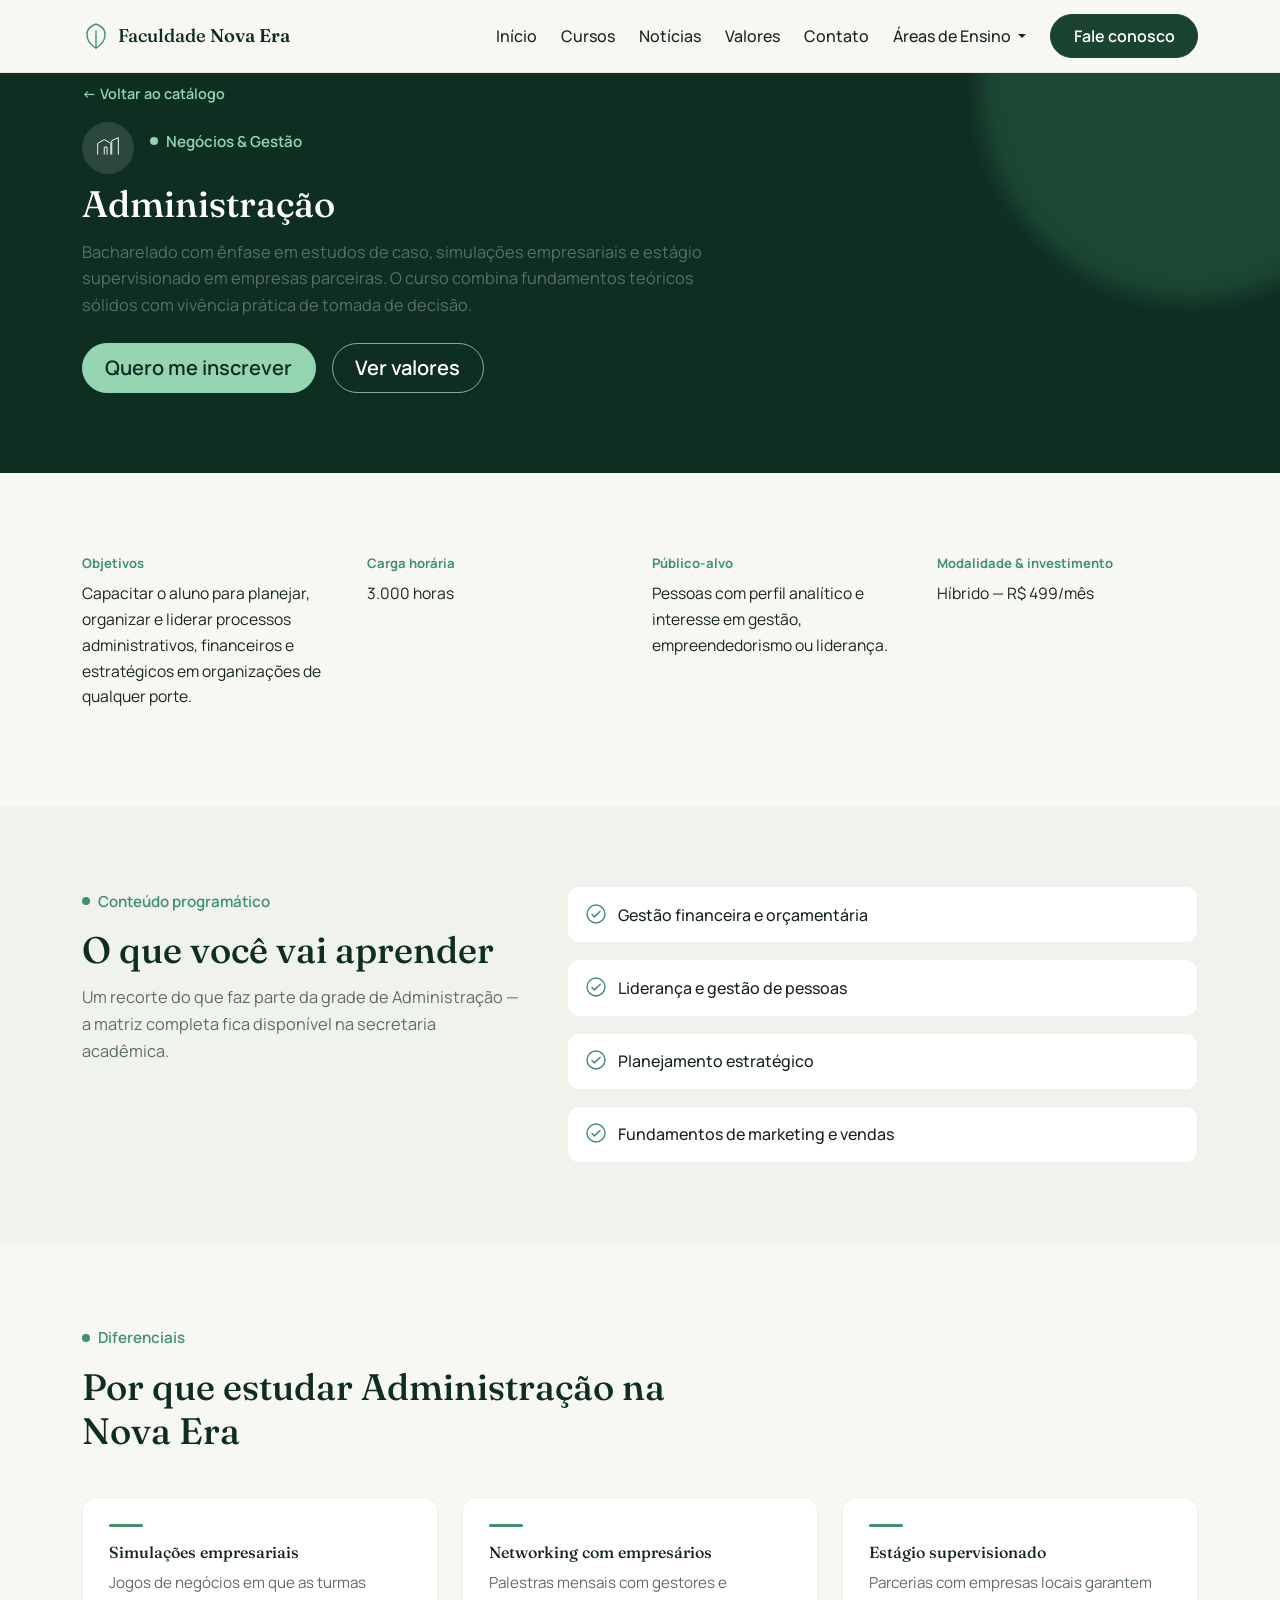
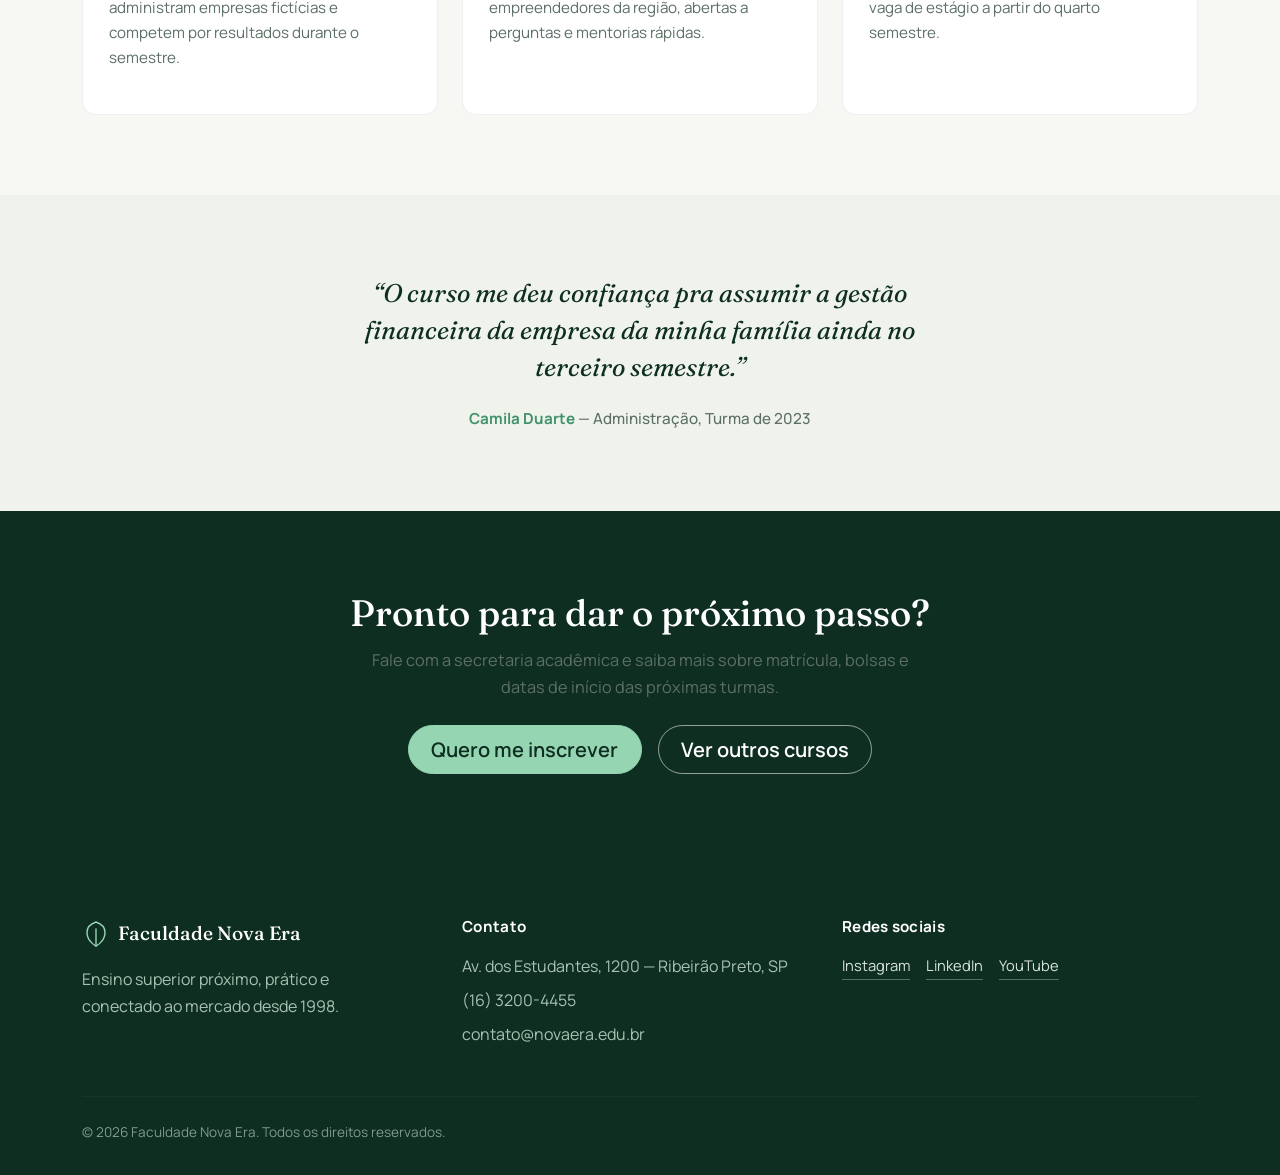
<file: cursos/administracao.html>
<!DOCTYPE html>
<html lang="pt-BR">
<head>
  <meta charset="UTF-8">
  <meta name="viewport" content="width=device-width, initial-scale=1.0">
  <title>Administração | Faculdade Nova Era</title>
  <meta name="description" content="Página completa do curso de Administração na Faculdade Nova Era.">

  <link href="https://cdn.jsdelivr.net/npm/bootstrap@5.3.3/dist/css/bootstrap.min.css" rel="stylesheet">
  <link rel="preconnect" href="https://fonts.googleapis.com">
  <link rel="preconnect" href="https://fonts.gstatic.com" crossorigin>
  <link href="https://fonts.googleapis.com/css2?family=Fraunces:ital,opsz,wght@0,9..144,300;0,9..144,500;0,9..144,600;1,9..144,500&family=Manrope:wght@400;500;600;700;800&display=swap" rel="stylesheet">
  <link href="../css/style.css" rel="stylesheet">
</head>
<body>
  <header>
    <nav class="navbar navbar-expand-lg fixed-top">
      <div class="container">
        <a class="navbar-brand d-flex align-items-center gap-2" href="../index.html#inicio">
          <svg class="brand-mark" width="28" height="28" viewBox="0 0 28 28" fill="none" xmlns="http://www.w3.org/2000/svg" aria-hidden="true">
            <path d="M14 26C14 26 5 21.5 5 12.5C5 8 8 4 14 2C20 4 23 8 23 12.5C23 21.5 14 26 14 26Z" stroke="currentColor" stroke-width="1.4" stroke-linejoin="round"/>
            <path d="M14 26V9" stroke="currentColor" stroke-width="1.4" stroke-linecap="round"/>
          </svg>
          <span class="brand-text">Faculdade <strong>Nova Era</strong></span>
        </a>

        <button class="navbar-toggler" type="button" data-bs-toggle="collapse" data-bs-target="#navMain" aria-controls="navMain" aria-expanded="false" aria-label="Abrir menu de navegação">
          <span class="navbar-toggler-icon"></span>
        </button>

        <div class="collapse navbar-collapse" id="navMain">
          <ul class="navbar-nav ms-auto align-items-lg-center gap-lg-2">
            <li class="nav-item"><a class="nav-link" href="../index.html#inicio">Início</a></li>
            <li class="nav-item"><a class="nav-link" href="../index.html#cursos">Cursos</a></li>
            <li class="nav-item"><a class="nav-link" href="../index.html#noticias">Notícias</a></li>
            <li class="nav-item"><a class="nav-link" href="../valores.html">Valores</a></li>
            <li class="nav-item"><a class="nav-link" href="../contato.html">Contato</a></li>
            <li class="nav-item dropdown">
              <a class="nav-link dropdown-toggle" href="#" id="dropdownAreas" role="button" data-bs-toggle="dropdown" aria-expanded="false">
                Áreas de Ensino
              </a>
              <ul class="dropdown-menu dropdown-menu-end" aria-labelledby="dropdownAreas">
                <li><a class="dropdown-item" href="../cursos/analise-desenvolvimento-sistemas.html">Tecnologia</a></li>
<li><a class="dropdown-item" href="../cursos/administracao.html">Negócios & Gestão</a></li>
<li><a class="dropdown-item" href="../cursos/enfermagem.html">Saúde & Bem-estar</a></li>
<li><a class="dropdown-item" href="../cursos/design-grafico.html">Design & Comunicação</a></li>
<li><a class="dropdown-item" href="../cursos/pedagogia.html">Educação</a></li>
<li><a class="dropdown-item" href="../cursos/gestao-ambiental.html">Meio Ambiente</a></li>

              </ul>
            </li>
            <li class="nav-item ms-lg-2">
              <a class="btn btn-cta" href="../contato.html">Fale conosco</a>
            </li>
          </ul>
        </div>
      </div>
    </nav>
  </header>
<main>
    <section class="section section-page-hero course-hero">
      <div class="course-hero-glow" style="--cover-color:#40916C;" aria-hidden="true"></div>
      <div class="container position-relative">
        <a href="../index.html#cursos" class="back-link">&larr; Voltar ao catálogo</a>
        <div class="d-flex align-items-center gap-3 mt-3 mb-2">
          <div class="course-hero-icon">
            <svg viewBox="0 0 64 64" width="30" height="30" fill="none" aria-hidden="true"><path d="M10 46V22l14-8 14 8v24" stroke="#fff" stroke-width="2" stroke-linejoin="round"/><path d="M24 46V30h6v16" stroke="#fff" stroke-width="2"/><path d="M40 46V16l14-6v36" stroke="#fff" stroke-width="2" stroke-linejoin="round"/></svg>
          </div>
          <span class="eyebrow eyebrow-light"><span class="eyebrow-mark" aria-hidden="true"></span>Negócios & Gestão</span>
        </div>
        <h1 class="section-title section-title-light">Administração</h1>
        <p class="section-lede section-lede-light">Bacharelado com ênfase em estudos de caso, simulações empresariais e estágio supervisionado em empresas parceiras. O curso combina fundamentos teóricos sólidos com vivência prática de tomada de decisão.</p>
        <div class="d-flex flex-wrap gap-3 mt-4">
          <a href="../contato.html" class="btn btn-cta-light btn-lg">Quero me inscrever</a>
          <a href="../valores.html" class="btn btn-outline-cta-light btn-lg">Ver valores</a>
        </div>
      </div>
    </section>

    <section class="section">
      <div class="container">
        <div class="row g-4">
          <div class="col-md-6 col-lg-3">
            <p class="course-fact-label">Objetivos</p>
            <p class="course-fact-value">Capacitar o aluno para planejar, organizar e liderar processos administrativos, financeiros e estratégicos em organizações de qualquer porte.</p>
          </div>
          <div class="col-md-6 col-lg-3">
            <p class="course-fact-label">Carga horária</p>
            <p class="course-fact-value">3.000 horas</p>
          </div>
          <div class="col-md-6 col-lg-3">
            <p class="course-fact-label">Público-alvo</p>
            <p class="course-fact-value">Pessoas com perfil analítico e interesse em gestão, empreendedorismo ou liderança.</p>
          </div>
          <div class="col-md-6 col-lg-3">
            <p class="course-fact-label">Modalidade &amp; investimento</p>
            <p class="course-fact-value">Híbrido — R$ 499/mês</p>
          </div>
        </div>
      </div>
    </section>

    <section class="section section-muted">
      <div class="container">
        <div class="row g-5">
          <div class="col-lg-5">
            <span class="eyebrow"><span class="eyebrow-mark" aria-hidden="true"></span>Conteúdo programático</span>
            <h2 class="section-title">O que você vai aprender</h2>
            <p class="section-lede">Um recorte do que faz parte da grade de Administração — a matriz completa fica disponível na secretaria acadêmica.</p>
          </div>
          <div class="col-lg-7">
            <ul class="learn-list">
              <li class="learn-item">
                <svg width="20" height="20" viewBox="0 0 20 20" fill="none" aria-hidden="true"><circle cx="10" cy="10" r="9" stroke="#40916C" stroke-width="1.4"/><path d="M6 10.5l2.4 2.4L14 7.5" stroke="#40916C" stroke-width="1.6" stroke-linecap="round" stroke-linejoin="round"/></svg>
                <span>Gestão financeira e orçamentária</span>
              </li>
              <li class="learn-item">
                <svg width="20" height="20" viewBox="0 0 20 20" fill="none" aria-hidden="true"><circle cx="10" cy="10" r="9" stroke="#40916C" stroke-width="1.4"/><path d="M6 10.5l2.4 2.4L14 7.5" stroke="#40916C" stroke-width="1.6" stroke-linecap="round" stroke-linejoin="round"/></svg>
                <span>Liderança e gestão de pessoas</span>
              </li>
              <li class="learn-item">
                <svg width="20" height="20" viewBox="0 0 20 20" fill="none" aria-hidden="true"><circle cx="10" cy="10" r="9" stroke="#40916C" stroke-width="1.4"/><path d="M6 10.5l2.4 2.4L14 7.5" stroke="#40916C" stroke-width="1.6" stroke-linecap="round" stroke-linejoin="round"/></svg>
                <span>Planejamento estratégico</span>
              </li>
              <li class="learn-item">
                <svg width="20" height="20" viewBox="0 0 20 20" fill="none" aria-hidden="true"><circle cx="10" cy="10" r="9" stroke="#40916C" stroke-width="1.4"/><path d="M6 10.5l2.4 2.4L14 7.5" stroke="#40916C" stroke-width="1.6" stroke-linecap="round" stroke-linejoin="round"/></svg>
                <span>Fundamentos de marketing e vendas</span>
              </li>
            </ul>
          </div>
        </div>
      </div>
    </section>

    <section class="section">
      <div class="container">
        <div class="section-head">
          <span class="eyebrow"><span class="eyebrow-mark" aria-hidden="true"></span>Diferenciais</span>
          <h2 class="section-title">Por que estudar Administração na Nova Era</h2>
        </div>
        <div class="row g-4">
          <div class="col-md-4">
            <div class="feature-card">
              <span class="feature-mark" style="background:#40916C;"></span>
              <h3 class="h6 feature-title">Simulações empresariais</h3>
              <p class="course-desc">Jogos de negócios em que as turmas administram empresas fictícias e competem por resultados durante o semestre.</p>
            </div>
          </div>
          <div class="col-md-4">
            <div class="feature-card">
              <span class="feature-mark" style="background:#40916C;"></span>
              <h3 class="h6 feature-title">Networking com empresários</h3>
              <p class="course-desc">Palestras mensais com gestores e empreendedores da região, abertas a perguntas e mentorias rápidas.</p>
            </div>
          </div>
          <div class="col-md-4">
            <div class="feature-card">
              <span class="feature-mark" style="background:#40916C;"></span>
              <h3 class="h6 feature-title">Estágio supervisionado</h3>
              <p class="course-desc">Parcerias com empresas locais garantem vaga de estágio a partir do quarto semestre.</p>
            </div>
          </div>
        </div>
      </div>
    </section>

    <section class="section section-testimonial">
      <div class="container">
        <blockquote class="testimonial">
          <p class="testimonial-quote">&ldquo;O curso me deu confiança pra assumir a gestão financeira da empresa da minha família ainda no terceiro semestre.&rdquo;</p>
          <footer class="testimonial-author">Camila Duarte <span>— Administração, Turma de 2023</span></footer>
        </blockquote>
      </div>
    </section>

    <section class="section section-page-cta">
      <div class="container text-center">
        <h2 class="section-title section-title-light">Pronto para dar o próximo passo?</h2>
        <p class="section-lede section-lede-light mx-auto">Fale com a secretaria acadêmica e saiba mais sobre matrícula, bolsas e datas de início das próximas turmas.</p>
        <div class="d-flex flex-wrap justify-content-center gap-3 mt-4">
          <a href="../contato.html" class="btn btn-cta-light btn-lg">Quero me inscrever</a>
          <a href="../index.html#cursos" class="btn btn-outline-cta-light btn-lg">Ver outros cursos</a>
        </div>
      </div>
    </section>
</main>
  <footer class="site-footer">
    <div class="container">
      <div class="row g-4">
        <div class="col-lg-4">
          <div class="d-flex align-items-center gap-2 mb-3">
            <svg class="brand-mark" width="28" height="28" viewBox="0 0 28 28" fill="none" xmlns="http://www.w3.org/2000/svg" aria-hidden="true">
            <path d="M14 26C14 26 5 21.5 5 12.5C5 8 8 4 14 2C20 4 23 8 23 12.5C23 21.5 14 26 14 26Z" stroke="#95D5B2" stroke-width="1.4" stroke-linejoin="round"/>
            <path d="M14 26V9" stroke="#95D5B2" stroke-width="1.4" stroke-linecap="round"/>
          </svg>
            <span class="footer-brand">Faculdade Nova Era</span>
          </div>
          <p class="footer-text">Ensino superior próximo, prático e conectado ao mercado desde 1998.</p>
        </div>
        <div class="col-lg-4">
          <h3 class="footer-heading">Contato</h3>
          <ul class="footer-list">
            <li>Av. dos Estudantes, 1200 — Ribeirão Preto, SP</li>
            <li>(16) 3200-4455</li>
            <li>contato@novaera.edu.br</li>
          </ul>
        </div>
        <div class="col-lg-4">
          <h3 class="footer-heading">Redes sociais</h3>
          <div class="d-flex gap-3 social-row">
            <a href="#" aria-label="Instagram da Faculdade Nova Era" class="social-link">Instagram</a>
            <a href="#" aria-label="LinkedIn da Faculdade Nova Era" class="social-link">LinkedIn</a>
            <a href="#" aria-label="YouTube da Faculdade Nova Era" class="social-link">YouTube</a>
          </div>
        </div>
      </div>
      <hr class="footer-rule">
      <p class="footer-copy">&copy; 2026 Faculdade Nova Era. Todos os direitos reservados.</p>
    </div>
  </footer>
  <script src="https://cdn.jsdelivr.net/npm/bootstrap@5.3.3/dist/js/bootstrap.bundle.min.js"></script>
  <script src="../js/script.js"></script>
</body>
</html>
</file>
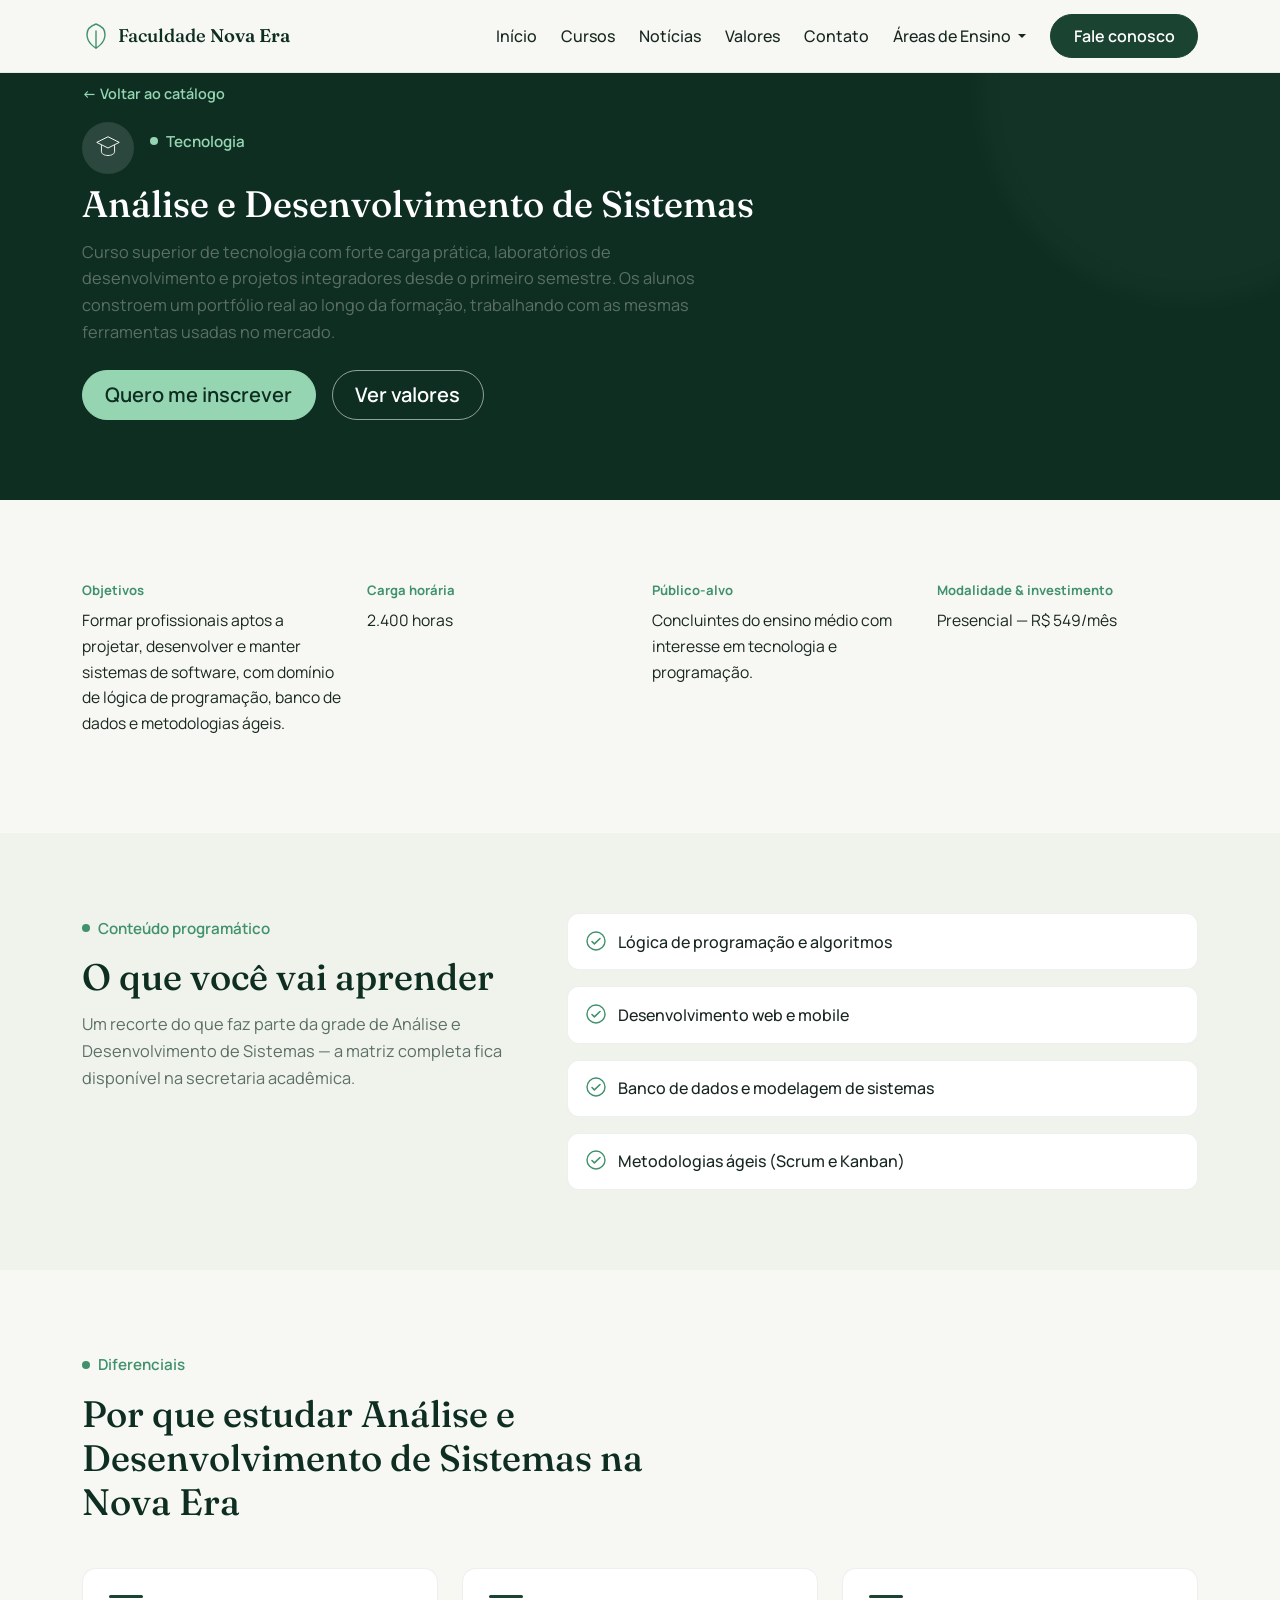
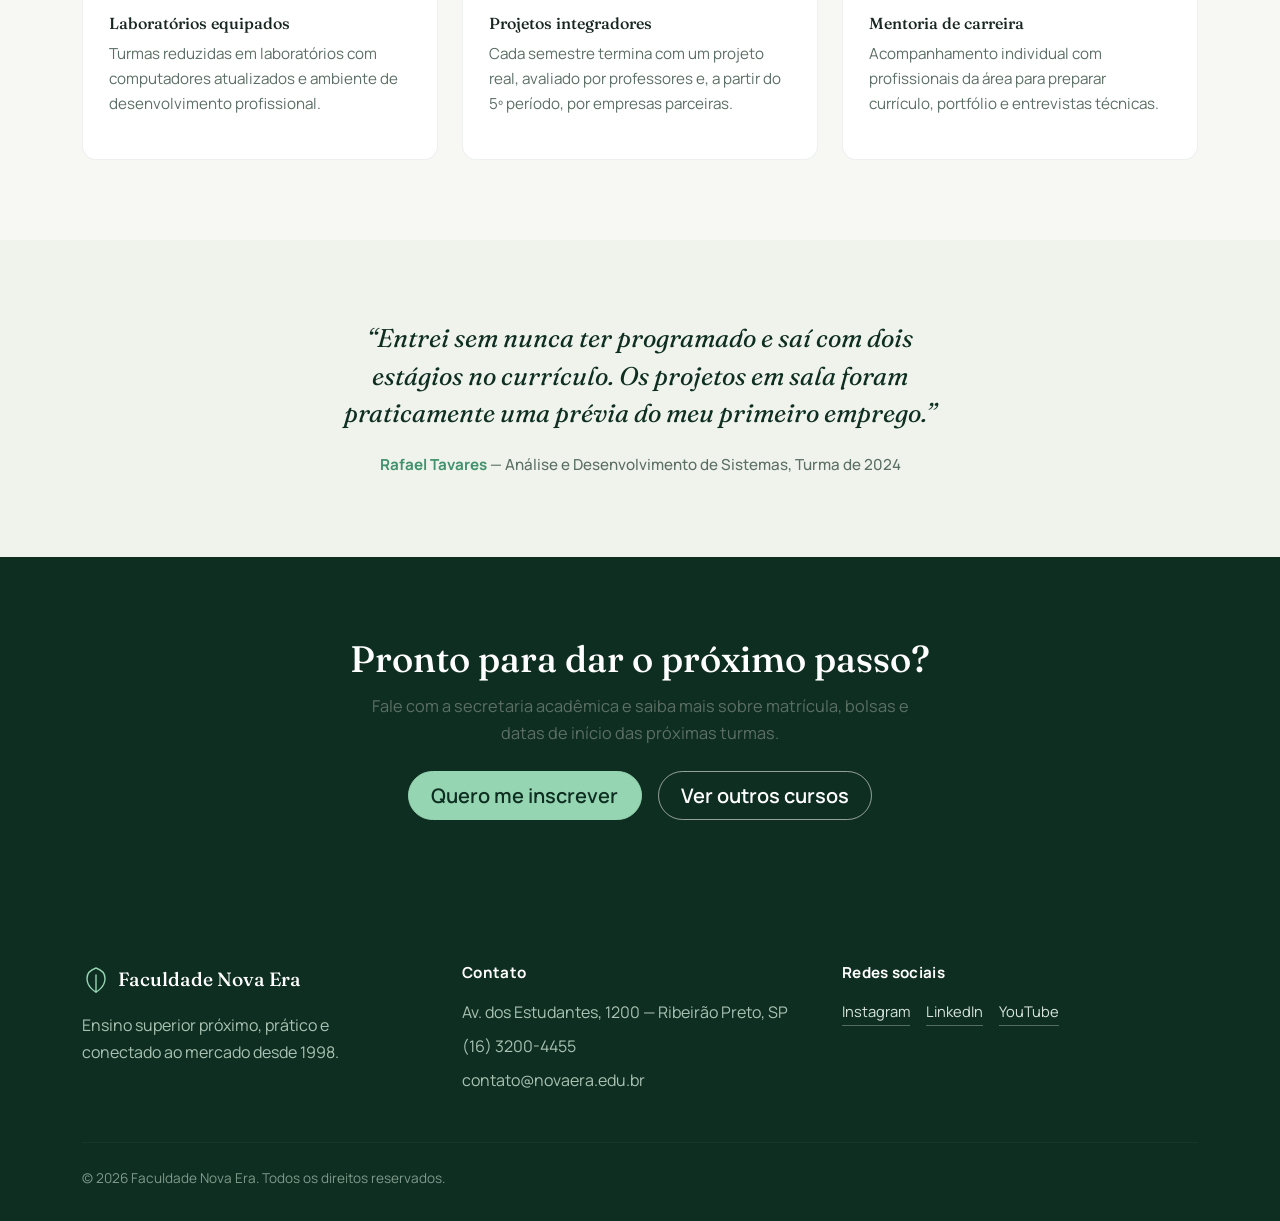
<file: cursos/analise-desenvolvimento-sistemas.html>
<!DOCTYPE html>
<html lang="pt-BR">
<head>
  <meta charset="UTF-8">
  <meta name="viewport" content="width=device-width, initial-scale=1.0">
  <title>Análise e Desenvolvimento de Sistemas | Faculdade Nova Era</title>
  <meta name="description" content="Página completa do curso de Análise e Desenvolvimento de Sistemas na Faculdade Nova Era.">

  <link href="https://cdn.jsdelivr.net/npm/bootstrap@5.3.3/dist/css/bootstrap.min.css" rel="stylesheet">
  <link rel="preconnect" href="https://fonts.googleapis.com">
  <link rel="preconnect" href="https://fonts.gstatic.com" crossorigin>
  <link href="https://fonts.googleapis.com/css2?family=Fraunces:ital,opsz,wght@0,9..144,300;0,9..144,500;0,9..144,600;1,9..144,500&family=Manrope:wght@400;500;600;700;800&display=swap" rel="stylesheet">
  <link href="../css/style.css" rel="stylesheet">
</head>
<body>
  <header>
    <nav class="navbar navbar-expand-lg fixed-top">
      <div class="container">
        <a class="navbar-brand d-flex align-items-center gap-2" href="../index.html#inicio">
          <svg class="brand-mark" width="28" height="28" viewBox="0 0 28 28" fill="none" xmlns="http://www.w3.org/2000/svg" aria-hidden="true">
            <path d="M14 26C14 26 5 21.5 5 12.5C5 8 8 4 14 2C20 4 23 8 23 12.5C23 21.5 14 26 14 26Z" stroke="currentColor" stroke-width="1.4" stroke-linejoin="round"/>
            <path d="M14 26V9" stroke="currentColor" stroke-width="1.4" stroke-linecap="round"/>
          </svg>
          <span class="brand-text">Faculdade <strong>Nova Era</strong></span>
        </a>

        <button class="navbar-toggler" type="button" data-bs-toggle="collapse" data-bs-target="#navMain" aria-controls="navMain" aria-expanded="false" aria-label="Abrir menu de navegação">
          <span class="navbar-toggler-icon"></span>
        </button>

        <div class="collapse navbar-collapse" id="navMain">
          <ul class="navbar-nav ms-auto align-items-lg-center gap-lg-2">
            <li class="nav-item"><a class="nav-link" href="../index.html#inicio">Início</a></li>
            <li class="nav-item"><a class="nav-link" href="../index.html#cursos">Cursos</a></li>
            <li class="nav-item"><a class="nav-link" href="../index.html#noticias">Notícias</a></li>
            <li class="nav-item"><a class="nav-link" href="../valores.html">Valores</a></li>
            <li class="nav-item"><a class="nav-link" href="../contato.html">Contato</a></li>
            <li class="nav-item dropdown">
              <a class="nav-link dropdown-toggle" href="#" id="dropdownAreas" role="button" data-bs-toggle="dropdown" aria-expanded="false">
                Áreas de Ensino
              </a>
              <ul class="dropdown-menu dropdown-menu-end" aria-labelledby="dropdownAreas">
                <li><a class="dropdown-item" href="../cursos/analise-desenvolvimento-sistemas.html">Tecnologia</a></li>
<li><a class="dropdown-item" href="../cursos/administracao.html">Negócios & Gestão</a></li>
<li><a class="dropdown-item" href="../cursos/enfermagem.html">Saúde & Bem-estar</a></li>
<li><a class="dropdown-item" href="../cursos/design-grafico.html">Design & Comunicação</a></li>
<li><a class="dropdown-item" href="../cursos/pedagogia.html">Educação</a></li>
<li><a class="dropdown-item" href="../cursos/gestao-ambiental.html">Meio Ambiente</a></li>

              </ul>
            </li>
            <li class="nav-item ms-lg-2">
              <a class="btn btn-cta" href="../contato.html">Fale conosco</a>
            </li>
          </ul>
        </div>
      </div>
    </nav>
  </header>
<main>
    <section class="section section-page-hero course-hero">
      <div class="course-hero-glow" style="--cover-color:#1B4332;" aria-hidden="true"></div>
      <div class="container position-relative">
        <a href="../index.html#cursos" class="back-link">&larr; Voltar ao catálogo</a>
        <div class="d-flex align-items-center gap-3 mt-3 mb-2">
          <div class="course-hero-icon">
            <svg viewBox="0 0 64 64" width="30" height="30" fill="none" aria-hidden="true"><path d="M8 20L32 8l24 12-24 12-24-12Z" stroke="#fff" stroke-width="2" stroke-linejoin="round"/><path d="M18 26v14c0 4 6 8 14 8s14-4 14-8V26" stroke="#fff" stroke-width="2"/></svg>
          </div>
          <span class="eyebrow eyebrow-light"><span class="eyebrow-mark" aria-hidden="true"></span>Tecnologia</span>
        </div>
        <h1 class="section-title section-title-light">Análise e Desenvolvimento de Sistemas</h1>
        <p class="section-lede section-lede-light">Curso superior de tecnologia com forte carga prática, laboratórios de desenvolvimento e projetos integradores desde o primeiro semestre. Os alunos constroem um portfólio real ao longo da formação, trabalhando com as mesmas ferramentas usadas no mercado.</p>
        <div class="d-flex flex-wrap gap-3 mt-4">
          <a href="../contato.html" class="btn btn-cta-light btn-lg">Quero me inscrever</a>
          <a href="../valores.html" class="btn btn-outline-cta-light btn-lg">Ver valores</a>
        </div>
      </div>
    </section>

    <section class="section">
      <div class="container">
        <div class="row g-4">
          <div class="col-md-6 col-lg-3">
            <p class="course-fact-label">Objetivos</p>
            <p class="course-fact-value">Formar profissionais aptos a projetar, desenvolver e manter sistemas de software, com domínio de lógica de programação, banco de dados e metodologias ágeis.</p>
          </div>
          <div class="col-md-6 col-lg-3">
            <p class="course-fact-label">Carga horária</p>
            <p class="course-fact-value">2.400 horas</p>
          </div>
          <div class="col-md-6 col-lg-3">
            <p class="course-fact-label">Público-alvo</p>
            <p class="course-fact-value">Concluintes do ensino médio com interesse em tecnologia e programação.</p>
          </div>
          <div class="col-md-6 col-lg-3">
            <p class="course-fact-label">Modalidade &amp; investimento</p>
            <p class="course-fact-value">Presencial — R$ 549/mês</p>
          </div>
        </div>
      </div>
    </section>

    <section class="section section-muted">
      <div class="container">
        <div class="row g-5">
          <div class="col-lg-5">
            <span class="eyebrow"><span class="eyebrow-mark" aria-hidden="true"></span>Conteúdo programático</span>
            <h2 class="section-title">O que você vai aprender</h2>
            <p class="section-lede">Um recorte do que faz parte da grade de Análise e Desenvolvimento de Sistemas — a matriz completa fica disponível na secretaria acadêmica.</p>
          </div>
          <div class="col-lg-7">
            <ul class="learn-list">
              <li class="learn-item">
                <svg width="20" height="20" viewBox="0 0 20 20" fill="none" aria-hidden="true"><circle cx="10" cy="10" r="9" stroke="#40916C" stroke-width="1.4"/><path d="M6 10.5l2.4 2.4L14 7.5" stroke="#40916C" stroke-width="1.6" stroke-linecap="round" stroke-linejoin="round"/></svg>
                <span>Lógica de programação e algoritmos</span>
              </li>
              <li class="learn-item">
                <svg width="20" height="20" viewBox="0 0 20 20" fill="none" aria-hidden="true"><circle cx="10" cy="10" r="9" stroke="#40916C" stroke-width="1.4"/><path d="M6 10.5l2.4 2.4L14 7.5" stroke="#40916C" stroke-width="1.6" stroke-linecap="round" stroke-linejoin="round"/></svg>
                <span>Desenvolvimento web e mobile</span>
              </li>
              <li class="learn-item">
                <svg width="20" height="20" viewBox="0 0 20 20" fill="none" aria-hidden="true"><circle cx="10" cy="10" r="9" stroke="#40916C" stroke-width="1.4"/><path d="M6 10.5l2.4 2.4L14 7.5" stroke="#40916C" stroke-width="1.6" stroke-linecap="round" stroke-linejoin="round"/></svg>
                <span>Banco de dados e modelagem de sistemas</span>
              </li>
              <li class="learn-item">
                <svg width="20" height="20" viewBox="0 0 20 20" fill="none" aria-hidden="true"><circle cx="10" cy="10" r="9" stroke="#40916C" stroke-width="1.4"/><path d="M6 10.5l2.4 2.4L14 7.5" stroke="#40916C" stroke-width="1.6" stroke-linecap="round" stroke-linejoin="round"/></svg>
                <span>Metodologias ágeis (Scrum e Kanban)</span>
              </li>
            </ul>
          </div>
        </div>
      </div>
    </section>

    <section class="section">
      <div class="container">
        <div class="section-head">
          <span class="eyebrow"><span class="eyebrow-mark" aria-hidden="true"></span>Diferenciais</span>
          <h2 class="section-title">Por que estudar Análise e Desenvolvimento de Sistemas na Nova Era</h2>
        </div>
        <div class="row g-4">
          <div class="col-md-4">
            <div class="feature-card">
              <span class="feature-mark" style="background:#1B4332;"></span>
              <h3 class="h6 feature-title">Laboratórios equipados</h3>
              <p class="course-desc">Turmas reduzidas em laboratórios com computadores atualizados e ambiente de desenvolvimento profissional.</p>
            </div>
          </div>
          <div class="col-md-4">
            <div class="feature-card">
              <span class="feature-mark" style="background:#1B4332;"></span>
              <h3 class="h6 feature-title">Projetos integradores</h3>
              <p class="course-desc">Cada semestre termina com um projeto real, avaliado por professores e, a partir do 5º período, por empresas parceiras.</p>
            </div>
          </div>
          <div class="col-md-4">
            <div class="feature-card">
              <span class="feature-mark" style="background:#1B4332;"></span>
              <h3 class="h6 feature-title">Mentoria de carreira</h3>
              <p class="course-desc">Acompanhamento individual com profissionais da área para preparar currículo, portfólio e entrevistas técnicas.</p>
            </div>
          </div>
        </div>
      </div>
    </section>

    <section class="section section-testimonial">
      <div class="container">
        <blockquote class="testimonial">
          <p class="testimonial-quote">&ldquo;Entrei sem nunca ter programado e saí com dois estágios no currículo. Os projetos em sala foram praticamente uma prévia do meu primeiro emprego.&rdquo;</p>
          <footer class="testimonial-author">Rafael Tavares <span>— Análise e Desenvolvimento de Sistemas, Turma de 2024</span></footer>
        </blockquote>
      </div>
    </section>

    <section class="section section-page-cta">
      <div class="container text-center">
        <h2 class="section-title section-title-light">Pronto para dar o próximo passo?</h2>
        <p class="section-lede section-lede-light mx-auto">Fale com a secretaria acadêmica e saiba mais sobre matrícula, bolsas e datas de início das próximas turmas.</p>
        <div class="d-flex flex-wrap justify-content-center gap-3 mt-4">
          <a href="../contato.html" class="btn btn-cta-light btn-lg">Quero me inscrever</a>
          <a href="../index.html#cursos" class="btn btn-outline-cta-light btn-lg">Ver outros cursos</a>
        </div>
      </div>
    </section>
</main>
  <footer class="site-footer">
    <div class="container">
      <div class="row g-4">
        <div class="col-lg-4">
          <div class="d-flex align-items-center gap-2 mb-3">
            <svg class="brand-mark" width="28" height="28" viewBox="0 0 28 28" fill="none" xmlns="http://www.w3.org/2000/svg" aria-hidden="true">
            <path d="M14 26C14 26 5 21.5 5 12.5C5 8 8 4 14 2C20 4 23 8 23 12.5C23 21.5 14 26 14 26Z" stroke="#95D5B2" stroke-width="1.4" stroke-linejoin="round"/>
            <path d="M14 26V9" stroke="#95D5B2" stroke-width="1.4" stroke-linecap="round"/>
          </svg>
            <span class="footer-brand">Faculdade Nova Era</span>
          </div>
          <p class="footer-text">Ensino superior próximo, prático e conectado ao mercado desde 1998.</p>
        </div>
        <div class="col-lg-4">
          <h3 class="footer-heading">Contato</h3>
          <ul class="footer-list">
            <li>Av. dos Estudantes, 1200 — Ribeirão Preto, SP</li>
            <li>(16) 3200-4455</li>
            <li>contato@novaera.edu.br</li>
          </ul>
        </div>
        <div class="col-lg-4">
          <h3 class="footer-heading">Redes sociais</h3>
          <div class="d-flex gap-3 social-row">
            <a href="#" aria-label="Instagram da Faculdade Nova Era" class="social-link">Instagram</a>
            <a href="#" aria-label="LinkedIn da Faculdade Nova Era" class="social-link">LinkedIn</a>
            <a href="#" aria-label="YouTube da Faculdade Nova Era" class="social-link">YouTube</a>
          </div>
        </div>
      </div>
      <hr class="footer-rule">
      <p class="footer-copy">&copy; 2026 Faculdade Nova Era. Todos os direitos reservados.</p>
    </div>
  </footer>
  <script src="https://cdn.jsdelivr.net/npm/bootstrap@5.3.3/dist/js/bootstrap.bundle.min.js"></script>
  <script src="../js/script.js"></script>
</body>
</html>
</file>
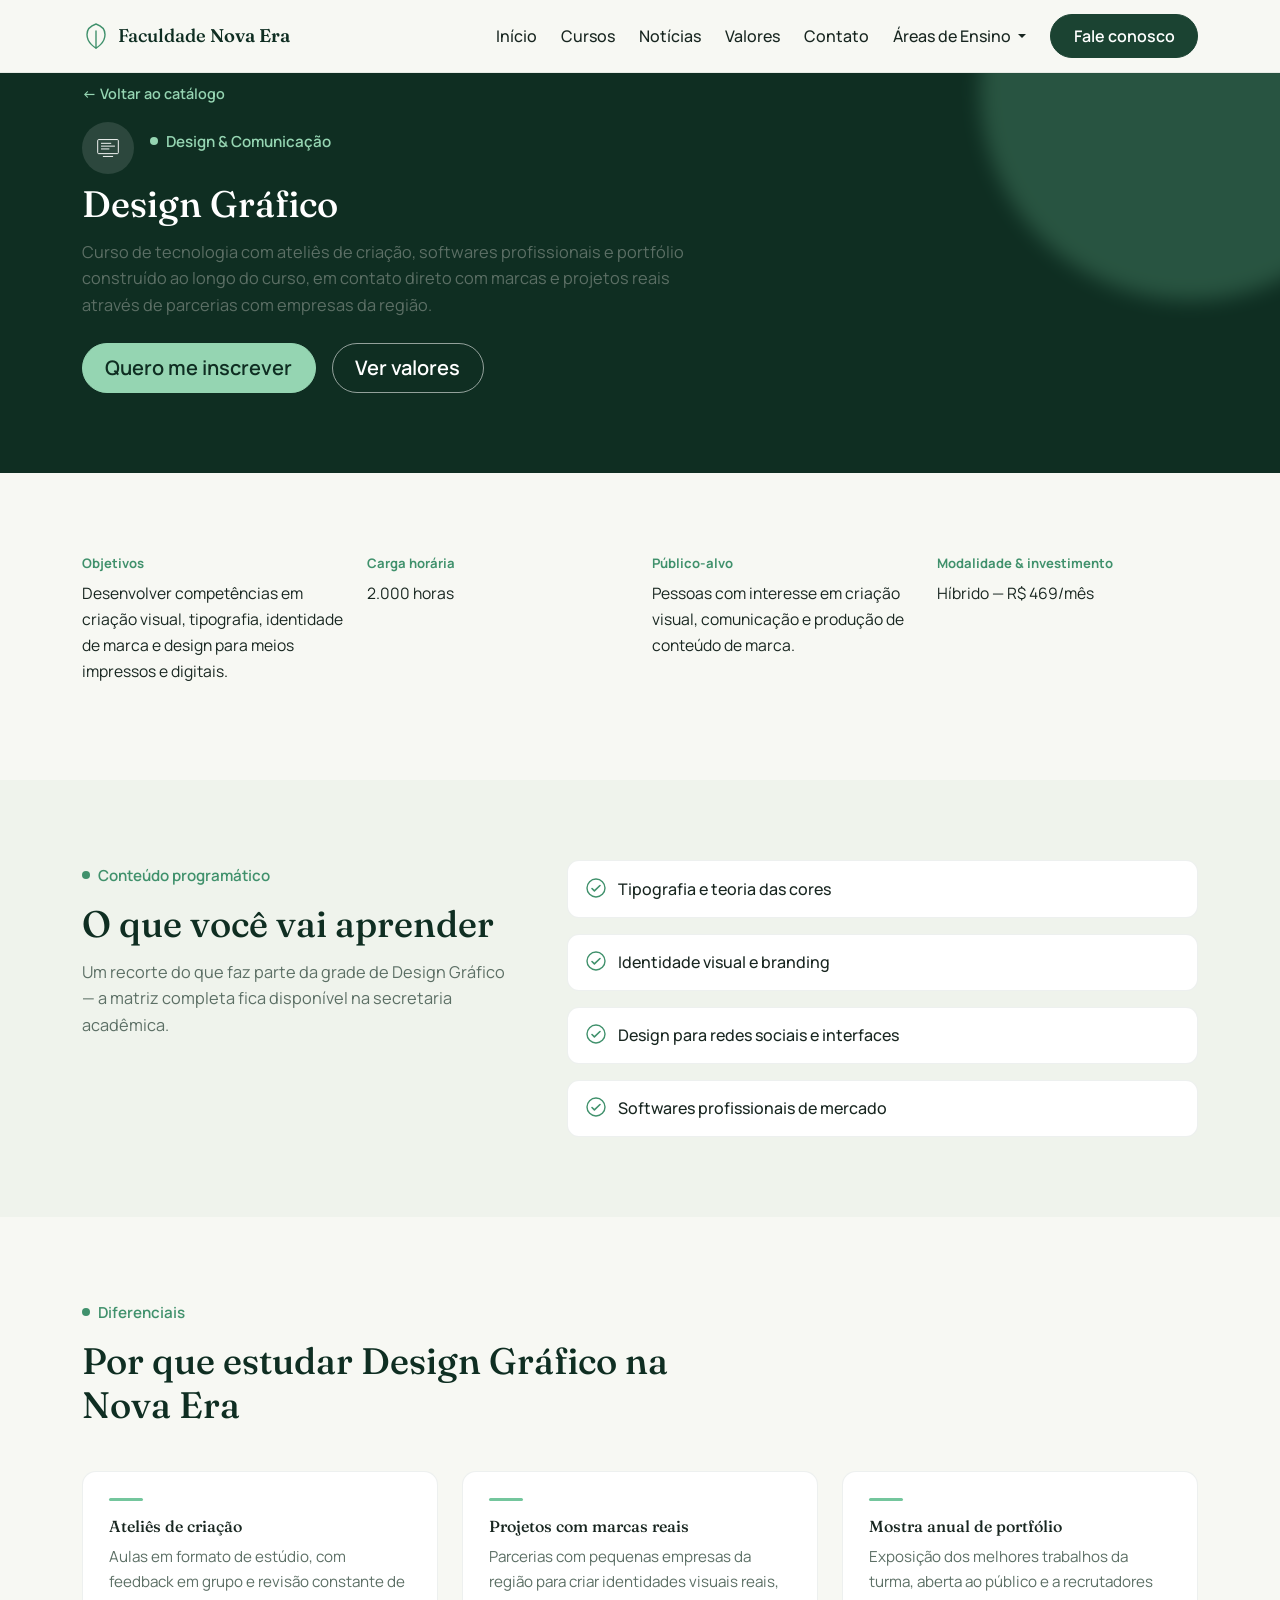
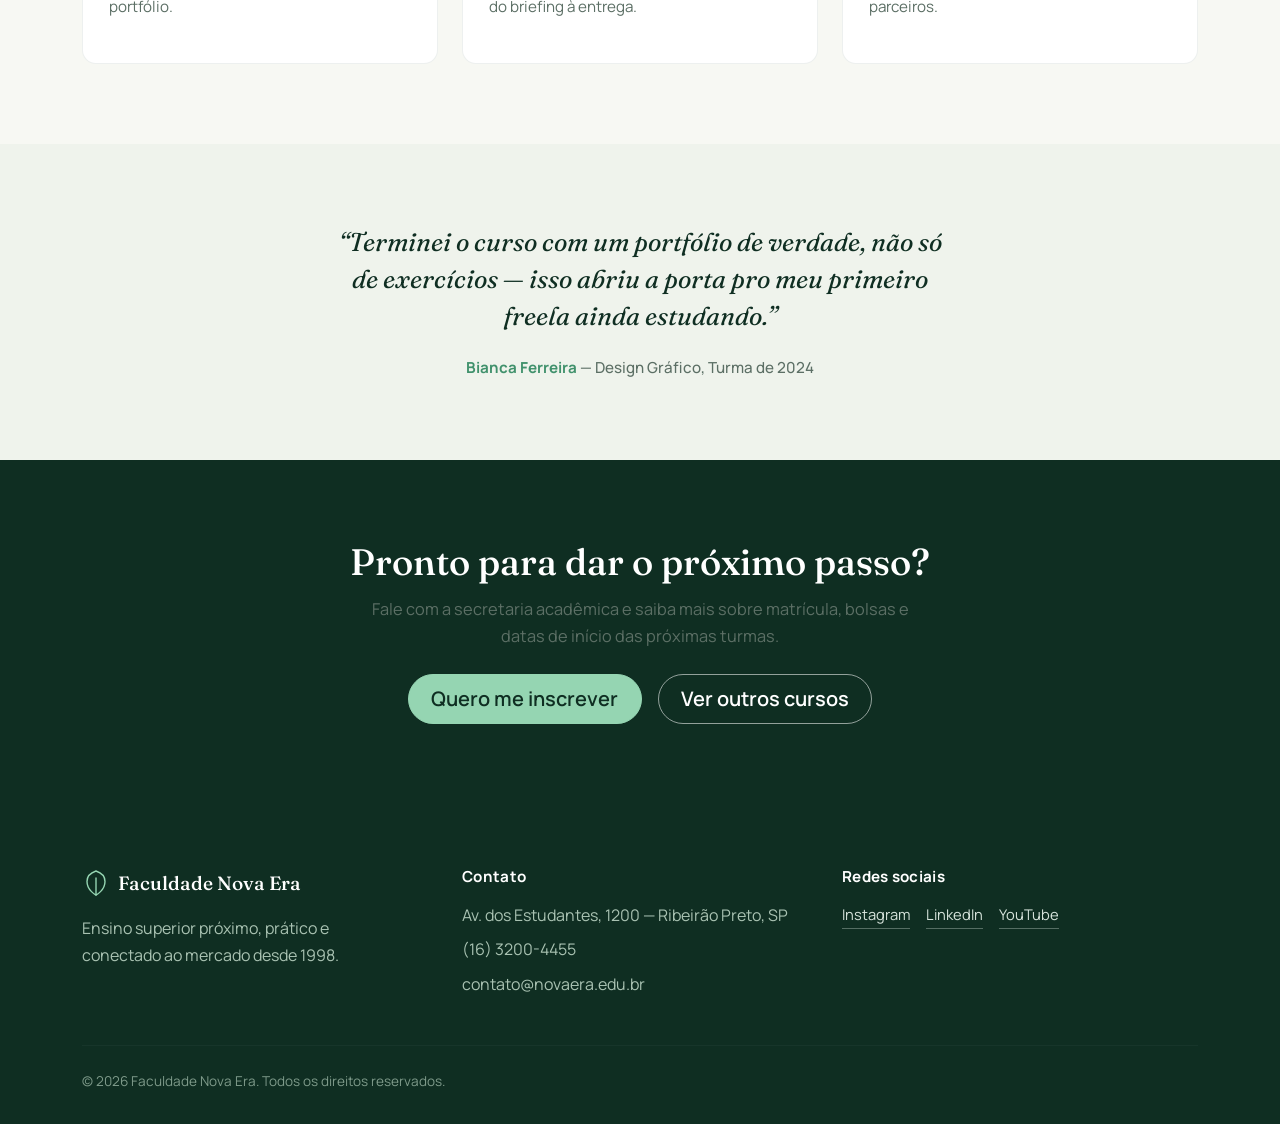
<file: cursos/design-grafico.html>
<!DOCTYPE html>
<html lang="pt-BR">
<head>
  <meta charset="UTF-8">
  <meta name="viewport" content="width=device-width, initial-scale=1.0">
  <title>Design Gráfico | Faculdade Nova Era</title>
  <meta name="description" content="Página completa do curso de Design Gráfico na Faculdade Nova Era.">

  <link href="https://cdn.jsdelivr.net/npm/bootstrap@5.3.3/dist/css/bootstrap.min.css" rel="stylesheet">
  <link rel="preconnect" href="https://fonts.googleapis.com">
  <link rel="preconnect" href="https://fonts.gstatic.com" crossorigin>
  <link href="https://fonts.googleapis.com/css2?family=Fraunces:ital,opsz,wght@0,9..144,300;0,9..144,500;0,9..144,600;1,9..144,500&family=Manrope:wght@400;500;600;700;800&display=swap" rel="stylesheet">
  <link href="../css/style.css" rel="stylesheet">
</head>
<body>
  <header>
    <nav class="navbar navbar-expand-lg fixed-top">
      <div class="container">
        <a class="navbar-brand d-flex align-items-center gap-2" href="../index.html#inicio">
          <svg class="brand-mark" width="28" height="28" viewBox="0 0 28 28" fill="none" xmlns="http://www.w3.org/2000/svg" aria-hidden="true">
            <path d="M14 26C14 26 5 21.5 5 12.5C5 8 8 4 14 2C20 4 23 8 23 12.5C23 21.5 14 26 14 26Z" stroke="currentColor" stroke-width="1.4" stroke-linejoin="round"/>
            <path d="M14 26V9" stroke="currentColor" stroke-width="1.4" stroke-linecap="round"/>
          </svg>
          <span class="brand-text">Faculdade <strong>Nova Era</strong></span>
        </a>

        <button class="navbar-toggler" type="button" data-bs-toggle="collapse" data-bs-target="#navMain" aria-controls="navMain" aria-expanded="false" aria-label="Abrir menu de navegação">
          <span class="navbar-toggler-icon"></span>
        </button>

        <div class="collapse navbar-collapse" id="navMain">
          <ul class="navbar-nav ms-auto align-items-lg-center gap-lg-2">
            <li class="nav-item"><a class="nav-link" href="../index.html#inicio">Início</a></li>
            <li class="nav-item"><a class="nav-link" href="../index.html#cursos">Cursos</a></li>
            <li class="nav-item"><a class="nav-link" href="../index.html#noticias">Notícias</a></li>
            <li class="nav-item"><a class="nav-link" href="../valores.html">Valores</a></li>
            <li class="nav-item"><a class="nav-link" href="../contato.html">Contato</a></li>
            <li class="nav-item dropdown">
              <a class="nav-link dropdown-toggle" href="#" id="dropdownAreas" role="button" data-bs-toggle="dropdown" aria-expanded="false">
                Áreas de Ensino
              </a>
              <ul class="dropdown-menu dropdown-menu-end" aria-labelledby="dropdownAreas">
                <li><a class="dropdown-item" href="../cursos/analise-desenvolvimento-sistemas.html">Tecnologia</a></li>
<li><a class="dropdown-item" href="../cursos/administracao.html">Negócios & Gestão</a></li>
<li><a class="dropdown-item" href="../cursos/enfermagem.html">Saúde & Bem-estar</a></li>
<li><a class="dropdown-item" href="../cursos/design-grafico.html">Design & Comunicação</a></li>
<li><a class="dropdown-item" href="../cursos/pedagogia.html">Educação</a></li>
<li><a class="dropdown-item" href="../cursos/gestao-ambiental.html">Meio Ambiente</a></li>

              </ul>
            </li>
            <li class="nav-item ms-lg-2">
              <a class="btn btn-cta" href="../contato.html">Fale conosco</a>
            </li>
          </ul>
        </div>
      </div>
    </nav>
  </header>
<main>
    <section class="section section-page-hero course-hero">
      <div class="course-hero-glow" style="--cover-color:#74C69D;" aria-hidden="true"></div>
      <div class="container position-relative">
        <a href="../index.html#cursos" class="back-link">&larr; Voltar ao catálogo</a>
        <div class="d-flex align-items-center gap-3 mt-3 mb-2">
          <div class="course-hero-icon">
            <svg viewBox="0 0 64 64" width="30" height="30" fill="none" aria-hidden="true"><rect x="10" y="14" width="44" height="30" rx="2" stroke="#fff" stroke-width="2"/><path d="M18 22h20M18 28h28M18 34h16" stroke="#fff" stroke-width="2" stroke-linecap="round"/><path d="M22 50h20" stroke="#fff" stroke-width="2" stroke-linecap="round"/></svg>
          </div>
          <span class="eyebrow eyebrow-light"><span class="eyebrow-mark" aria-hidden="true"></span>Design & Comunicação</span>
        </div>
        <h1 class="section-title section-title-light">Design Gráfico</h1>
        <p class="section-lede section-lede-light">Curso de tecnologia com ateliês de criação, softwares profissionais e portfólio construído ao longo do curso, em contato direto com marcas e projetos reais através de parcerias com empresas da região.</p>
        <div class="d-flex flex-wrap gap-3 mt-4">
          <a href="../contato.html" class="btn btn-cta-light btn-lg">Quero me inscrever</a>
          <a href="../valores.html" class="btn btn-outline-cta-light btn-lg">Ver valores</a>
        </div>
      </div>
    </section>

    <section class="section">
      <div class="container">
        <div class="row g-4">
          <div class="col-md-6 col-lg-3">
            <p class="course-fact-label">Objetivos</p>
            <p class="course-fact-value">Desenvolver competências em criação visual, tipografia, identidade de marca e design para meios impressos e digitais.</p>
          </div>
          <div class="col-md-6 col-lg-3">
            <p class="course-fact-label">Carga horária</p>
            <p class="course-fact-value">2.000 horas</p>
          </div>
          <div class="col-md-6 col-lg-3">
            <p class="course-fact-label">Público-alvo</p>
            <p class="course-fact-value">Pessoas com interesse em criação visual, comunicação e produção de conteúdo de marca.</p>
          </div>
          <div class="col-md-6 col-lg-3">
            <p class="course-fact-label">Modalidade &amp; investimento</p>
            <p class="course-fact-value">Híbrido — R$ 469/mês</p>
          </div>
        </div>
      </div>
    </section>

    <section class="section section-muted">
      <div class="container">
        <div class="row g-5">
          <div class="col-lg-5">
            <span class="eyebrow"><span class="eyebrow-mark" aria-hidden="true"></span>Conteúdo programático</span>
            <h2 class="section-title">O que você vai aprender</h2>
            <p class="section-lede">Um recorte do que faz parte da grade de Design Gráfico — a matriz completa fica disponível na secretaria acadêmica.</p>
          </div>
          <div class="col-lg-7">
            <ul class="learn-list">
              <li class="learn-item">
                <svg width="20" height="20" viewBox="0 0 20 20" fill="none" aria-hidden="true"><circle cx="10" cy="10" r="9" stroke="#40916C" stroke-width="1.4"/><path d="M6 10.5l2.4 2.4L14 7.5" stroke="#40916C" stroke-width="1.6" stroke-linecap="round" stroke-linejoin="round"/></svg>
                <span>Tipografia e teoria das cores</span>
              </li>
              <li class="learn-item">
                <svg width="20" height="20" viewBox="0 0 20 20" fill="none" aria-hidden="true"><circle cx="10" cy="10" r="9" stroke="#40916C" stroke-width="1.4"/><path d="M6 10.5l2.4 2.4L14 7.5" stroke="#40916C" stroke-width="1.6" stroke-linecap="round" stroke-linejoin="round"/></svg>
                <span>Identidade visual e branding</span>
              </li>
              <li class="learn-item">
                <svg width="20" height="20" viewBox="0 0 20 20" fill="none" aria-hidden="true"><circle cx="10" cy="10" r="9" stroke="#40916C" stroke-width="1.4"/><path d="M6 10.5l2.4 2.4L14 7.5" stroke="#40916C" stroke-width="1.6" stroke-linecap="round" stroke-linejoin="round"/></svg>
                <span>Design para redes sociais e interfaces</span>
              </li>
              <li class="learn-item">
                <svg width="20" height="20" viewBox="0 0 20 20" fill="none" aria-hidden="true"><circle cx="10" cy="10" r="9" stroke="#40916C" stroke-width="1.4"/><path d="M6 10.5l2.4 2.4L14 7.5" stroke="#40916C" stroke-width="1.6" stroke-linecap="round" stroke-linejoin="round"/></svg>
                <span>Softwares profissionais de mercado</span>
              </li>
            </ul>
          </div>
        </div>
      </div>
    </section>

    <section class="section">
      <div class="container">
        <div class="section-head">
          <span class="eyebrow"><span class="eyebrow-mark" aria-hidden="true"></span>Diferenciais</span>
          <h2 class="section-title">Por que estudar Design Gráfico na Nova Era</h2>
        </div>
        <div class="row g-4">
          <div class="col-md-4">
            <div class="feature-card">
              <span class="feature-mark" style="background:#74C69D;"></span>
              <h3 class="h6 feature-title">Ateliês de criação</h3>
              <p class="course-desc">Aulas em formato de estúdio, com feedback em grupo e revisão constante de portfólio.</p>
            </div>
          </div>
          <div class="col-md-4">
            <div class="feature-card">
              <span class="feature-mark" style="background:#74C69D;"></span>
              <h3 class="h6 feature-title">Projetos com marcas reais</h3>
              <p class="course-desc">Parcerias com pequenas empresas da região para criar identidades visuais reais, do briefing à entrega.</p>
            </div>
          </div>
          <div class="col-md-4">
            <div class="feature-card">
              <span class="feature-mark" style="background:#74C69D;"></span>
              <h3 class="h6 feature-title">Mostra anual de portfólio</h3>
              <p class="course-desc">Exposição dos melhores trabalhos da turma, aberta ao público e a recrutadores parceiros.</p>
            </div>
          </div>
        </div>
      </div>
    </section>

    <section class="section section-testimonial">
      <div class="container">
        <blockquote class="testimonial">
          <p class="testimonial-quote">&ldquo;Terminei o curso com um portfólio de verdade, não só de exercícios — isso abriu a porta pro meu primeiro freela ainda estudando.&rdquo;</p>
          <footer class="testimonial-author">Bianca Ferreira <span>— Design Gráfico, Turma de 2024</span></footer>
        </blockquote>
      </div>
    </section>

    <section class="section section-page-cta">
      <div class="container text-center">
        <h2 class="section-title section-title-light">Pronto para dar o próximo passo?</h2>
        <p class="section-lede section-lede-light mx-auto">Fale com a secretaria acadêmica e saiba mais sobre matrícula, bolsas e datas de início das próximas turmas.</p>
        <div class="d-flex flex-wrap justify-content-center gap-3 mt-4">
          <a href="../contato.html" class="btn btn-cta-light btn-lg">Quero me inscrever</a>
          <a href="../index.html#cursos" class="btn btn-outline-cta-light btn-lg">Ver outros cursos</a>
        </div>
      </div>
    </section>
</main>
  <footer class="site-footer">
    <div class="container">
      <div class="row g-4">
        <div class="col-lg-4">
          <div class="d-flex align-items-center gap-2 mb-3">
            <svg class="brand-mark" width="28" height="28" viewBox="0 0 28 28" fill="none" xmlns="http://www.w3.org/2000/svg" aria-hidden="true">
            <path d="M14 26C14 26 5 21.5 5 12.5C5 8 8 4 14 2C20 4 23 8 23 12.5C23 21.5 14 26 14 26Z" stroke="#95D5B2" stroke-width="1.4" stroke-linejoin="round"/>
            <path d="M14 26V9" stroke="#95D5B2" stroke-width="1.4" stroke-linecap="round"/>
          </svg>
            <span class="footer-brand">Faculdade Nova Era</span>
          </div>
          <p class="footer-text">Ensino superior próximo, prático e conectado ao mercado desde 1998.</p>
        </div>
        <div class="col-lg-4">
          <h3 class="footer-heading">Contato</h3>
          <ul class="footer-list">
            <li>Av. dos Estudantes, 1200 — Ribeirão Preto, SP</li>
            <li>(16) 3200-4455</li>
            <li>contato@novaera.edu.br</li>
          </ul>
        </div>
        <div class="col-lg-4">
          <h3 class="footer-heading">Redes sociais</h3>
          <div class="d-flex gap-3 social-row">
            <a href="#" aria-label="Instagram da Faculdade Nova Era" class="social-link">Instagram</a>
            <a href="#" aria-label="LinkedIn da Faculdade Nova Era" class="social-link">LinkedIn</a>
            <a href="#" aria-label="YouTube da Faculdade Nova Era" class="social-link">YouTube</a>
          </div>
        </div>
      </div>
      <hr class="footer-rule">
      <p class="footer-copy">&copy; 2026 Faculdade Nova Era. Todos os direitos reservados.</p>
    </div>
  </footer>
  <script src="https://cdn.jsdelivr.net/npm/bootstrap@5.3.3/dist/js/bootstrap.bundle.min.js"></script>
  <script src="../js/script.js"></script>
</body>
</html>
</file>
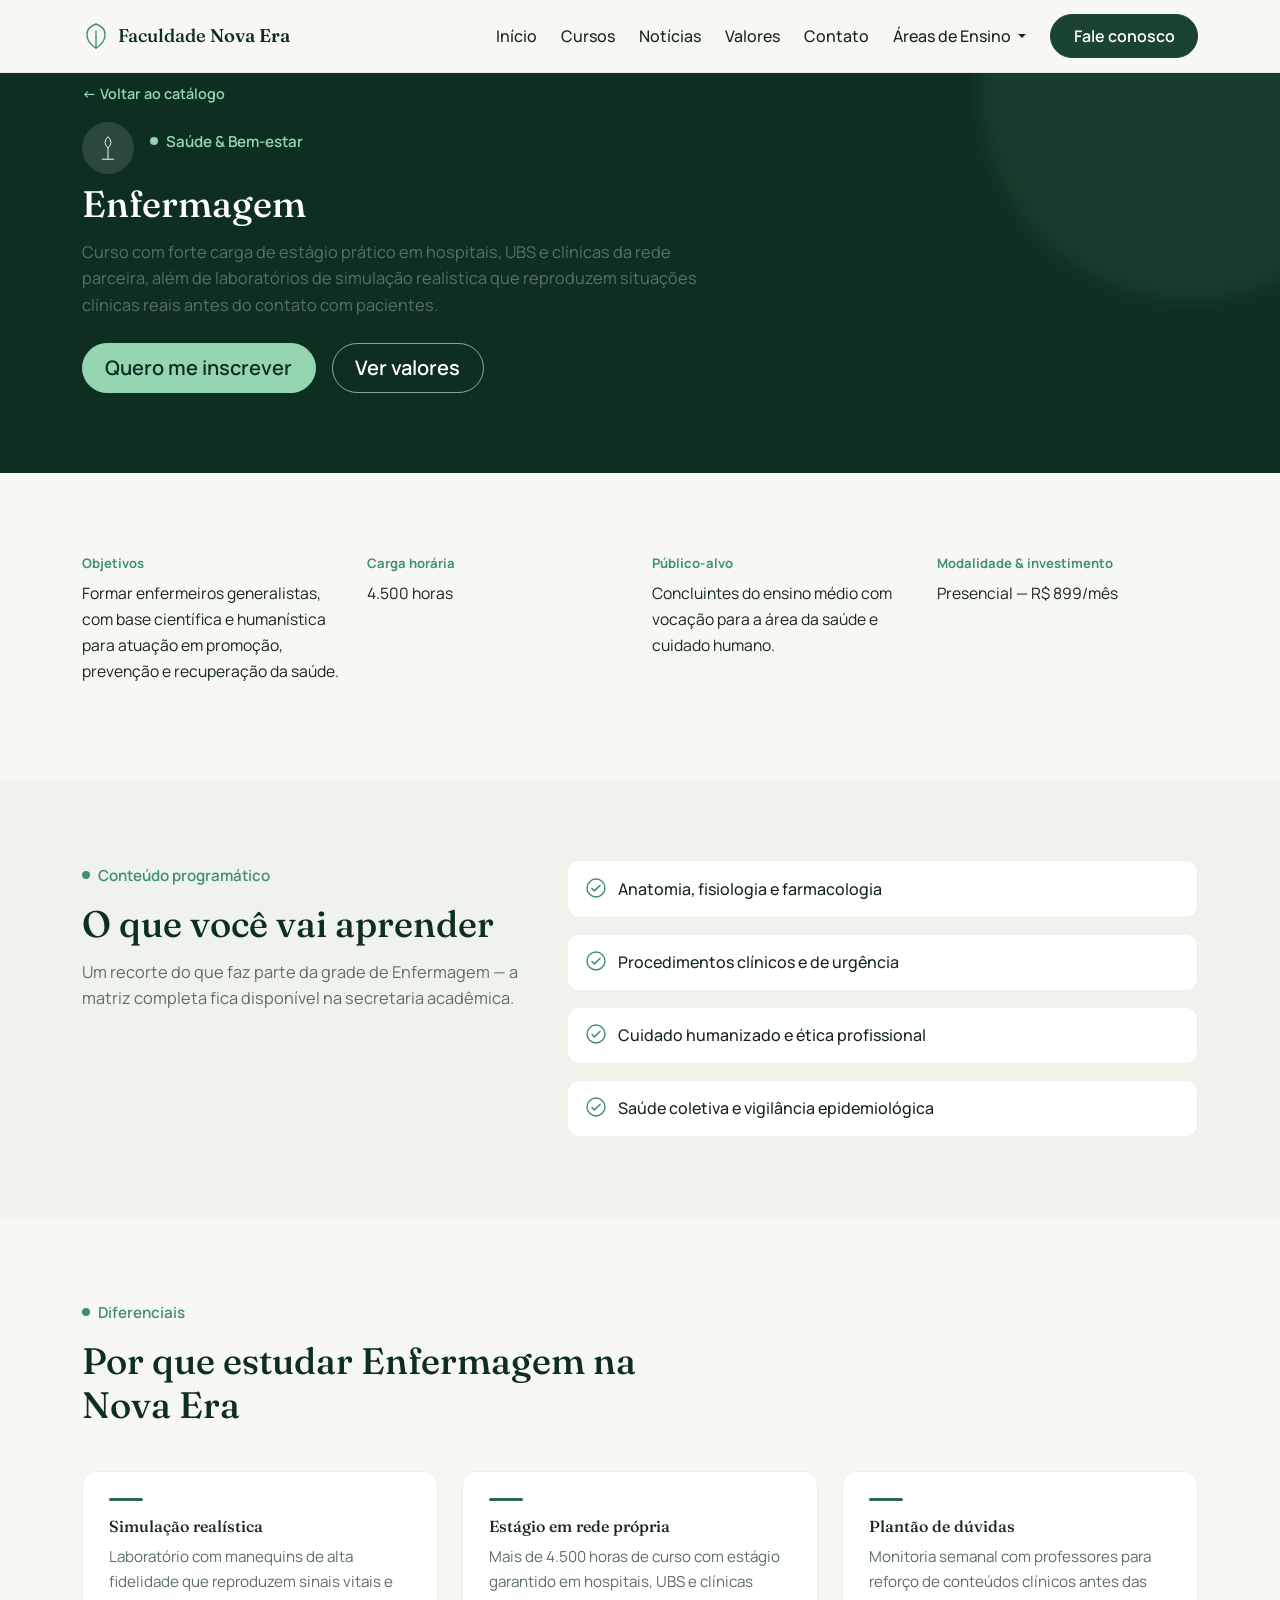
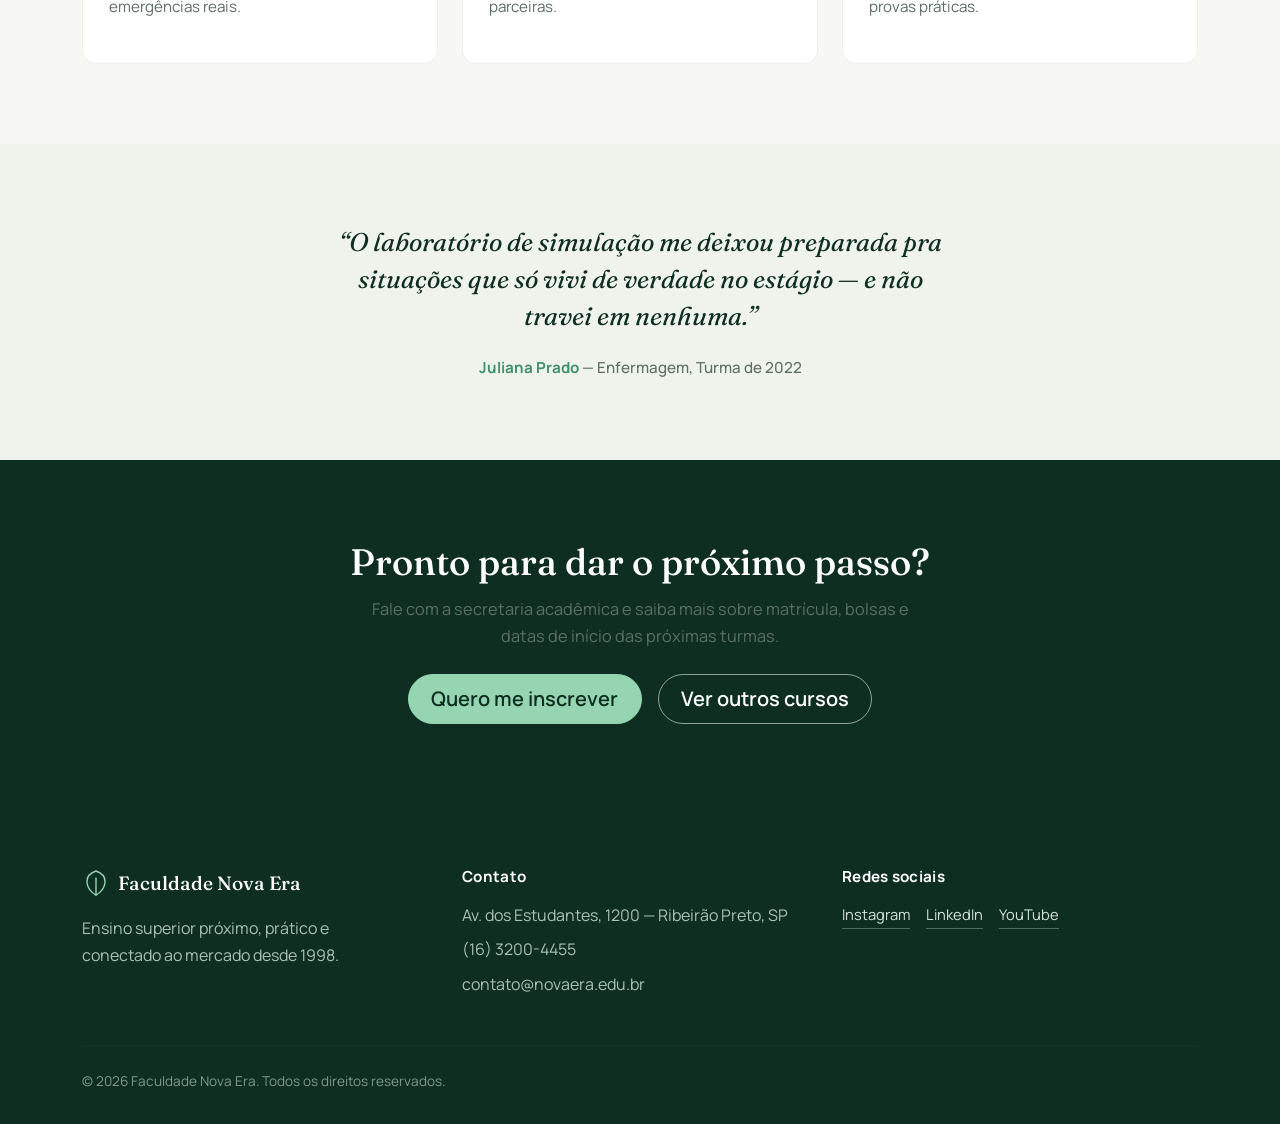
<file: cursos/enfermagem.html>
<!DOCTYPE html>
<html lang="pt-BR">
<head>
  <meta charset="UTF-8">
  <meta name="viewport" content="width=device-width, initial-scale=1.0">
  <title>Enfermagem | Faculdade Nova Era</title>
  <meta name="description" content="Página completa do curso de Enfermagem na Faculdade Nova Era.">

  <link href="https://cdn.jsdelivr.net/npm/bootstrap@5.3.3/dist/css/bootstrap.min.css" rel="stylesheet">
  <link rel="preconnect" href="https://fonts.googleapis.com">
  <link rel="preconnect" href="https://fonts.gstatic.com" crossorigin>
  <link href="https://fonts.googleapis.com/css2?family=Fraunces:ital,opsz,wght@0,9..144,300;0,9..144,500;0,9..144,600;1,9..144,500&family=Manrope:wght@400;500;600;700;800&display=swap" rel="stylesheet">
  <link href="../css/style.css" rel="stylesheet">
</head>
<body>
  <header>
    <nav class="navbar navbar-expand-lg fixed-top">
      <div class="container">
        <a class="navbar-brand d-flex align-items-center gap-2" href="../index.html#inicio">
          <svg class="brand-mark" width="28" height="28" viewBox="0 0 28 28" fill="none" xmlns="http://www.w3.org/2000/svg" aria-hidden="true">
            <path d="M14 26C14 26 5 21.5 5 12.5C5 8 8 4 14 2C20 4 23 8 23 12.5C23 21.5 14 26 14 26Z" stroke="currentColor" stroke-width="1.4" stroke-linejoin="round"/>
            <path d="M14 26V9" stroke="currentColor" stroke-width="1.4" stroke-linecap="round"/>
          </svg>
          <span class="brand-text">Faculdade <strong>Nova Era</strong></span>
        </a>

        <button class="navbar-toggler" type="button" data-bs-toggle="collapse" data-bs-target="#navMain" aria-controls="navMain" aria-expanded="false" aria-label="Abrir menu de navegação">
          <span class="navbar-toggler-icon"></span>
        </button>

        <div class="collapse navbar-collapse" id="navMain">
          <ul class="navbar-nav ms-auto align-items-lg-center gap-lg-2">
            <li class="nav-item"><a class="nav-link" href="../index.html#inicio">Início</a></li>
            <li class="nav-item"><a class="nav-link" href="../index.html#cursos">Cursos</a></li>
            <li class="nav-item"><a class="nav-link" href="../index.html#noticias">Notícias</a></li>
            <li class="nav-item"><a class="nav-link" href="../valores.html">Valores</a></li>
            <li class="nav-item"><a class="nav-link" href="../contato.html">Contato</a></li>
            <li class="nav-item dropdown">
              <a class="nav-link dropdown-toggle" href="#" id="dropdownAreas" role="button" data-bs-toggle="dropdown" aria-expanded="false">
                Áreas de Ensino
              </a>
              <ul class="dropdown-menu dropdown-menu-end" aria-labelledby="dropdownAreas">
                <li><a class="dropdown-item" href="../cursos/analise-desenvolvimento-sistemas.html">Tecnologia</a></li>
<li><a class="dropdown-item" href="../cursos/administracao.html">Negócios & Gestão</a></li>
<li><a class="dropdown-item" href="../cursos/enfermagem.html">Saúde & Bem-estar</a></li>
<li><a class="dropdown-item" href="../cursos/design-grafico.html">Design & Comunicação</a></li>
<li><a class="dropdown-item" href="../cursos/pedagogia.html">Educação</a></li>
<li><a class="dropdown-item" href="../cursos/gestao-ambiental.html">Meio Ambiente</a></li>

              </ul>
            </li>
            <li class="nav-item ms-lg-2">
              <a class="btn btn-cta" href="../contato.html">Fale conosco</a>
            </li>
          </ul>
        </div>
      </div>
    </nav>
  </header>
<main>
    <section class="section section-page-hero course-hero">
      <div class="course-hero-glow" style="--cover-color:#2D6A4F;" aria-hidden="true"></div>
      <div class="container position-relative">
        <a href="../index.html#cursos" class="back-link">&larr; Voltar ao catálogo</a>
        <div class="d-flex align-items-center gap-3 mt-3 mb-2">
          <div class="course-hero-icon">
            <svg viewBox="0 0 64 64" width="30" height="30" fill="none" aria-hidden="true"><path d="M32 8c8 8 8 16 0 24-8-8-8-16 0-24Z" stroke="#fff" stroke-width="2" stroke-linejoin="round"/><path d="M32 32v24" stroke="#fff" stroke-width="2"/><path d="M20 56h24" stroke="#fff" stroke-width="2" stroke-linecap="round"/></svg>
          </div>
          <span class="eyebrow eyebrow-light"><span class="eyebrow-mark" aria-hidden="true"></span>Saúde & Bem-estar</span>
        </div>
        <h1 class="section-title section-title-light">Enfermagem</h1>
        <p class="section-lede section-lede-light">Curso com forte carga de estágio prático em hospitais, UBS e clínicas da rede parceira, além de laboratórios de simulação realística que reproduzem situações clínicas reais antes do contato com pacientes.</p>
        <div class="d-flex flex-wrap gap-3 mt-4">
          <a href="../contato.html" class="btn btn-cta-light btn-lg">Quero me inscrever</a>
          <a href="../valores.html" class="btn btn-outline-cta-light btn-lg">Ver valores</a>
        </div>
      </div>
    </section>

    <section class="section">
      <div class="container">
        <div class="row g-4">
          <div class="col-md-6 col-lg-3">
            <p class="course-fact-label">Objetivos</p>
            <p class="course-fact-value">Formar enfermeiros generalistas, com base científica e humanística para atuação em promoção, prevenção e recuperação da saúde.</p>
          </div>
          <div class="col-md-6 col-lg-3">
            <p class="course-fact-label">Carga horária</p>
            <p class="course-fact-value">4.500 horas</p>
          </div>
          <div class="col-md-6 col-lg-3">
            <p class="course-fact-label">Público-alvo</p>
            <p class="course-fact-value">Concluintes do ensino médio com vocação para a área da saúde e cuidado humano.</p>
          </div>
          <div class="col-md-6 col-lg-3">
            <p class="course-fact-label">Modalidade &amp; investimento</p>
            <p class="course-fact-value">Presencial — R$ 899/mês</p>
          </div>
        </div>
      </div>
    </section>

    <section class="section section-muted">
      <div class="container">
        <div class="row g-5">
          <div class="col-lg-5">
            <span class="eyebrow"><span class="eyebrow-mark" aria-hidden="true"></span>Conteúdo programático</span>
            <h2 class="section-title">O que você vai aprender</h2>
            <p class="section-lede">Um recorte do que faz parte da grade de Enfermagem — a matriz completa fica disponível na secretaria acadêmica.</p>
          </div>
          <div class="col-lg-7">
            <ul class="learn-list">
              <li class="learn-item">
                <svg width="20" height="20" viewBox="0 0 20 20" fill="none" aria-hidden="true"><circle cx="10" cy="10" r="9" stroke="#40916C" stroke-width="1.4"/><path d="M6 10.5l2.4 2.4L14 7.5" stroke="#40916C" stroke-width="1.6" stroke-linecap="round" stroke-linejoin="round"/></svg>
                <span>Anatomia, fisiologia e farmacologia</span>
              </li>
              <li class="learn-item">
                <svg width="20" height="20" viewBox="0 0 20 20" fill="none" aria-hidden="true"><circle cx="10" cy="10" r="9" stroke="#40916C" stroke-width="1.4"/><path d="M6 10.5l2.4 2.4L14 7.5" stroke="#40916C" stroke-width="1.6" stroke-linecap="round" stroke-linejoin="round"/></svg>
                <span>Procedimentos clínicos e de urgência</span>
              </li>
              <li class="learn-item">
                <svg width="20" height="20" viewBox="0 0 20 20" fill="none" aria-hidden="true"><circle cx="10" cy="10" r="9" stroke="#40916C" stroke-width="1.4"/><path d="M6 10.5l2.4 2.4L14 7.5" stroke="#40916C" stroke-width="1.6" stroke-linecap="round" stroke-linejoin="round"/></svg>
                <span>Cuidado humanizado e ética profissional</span>
              </li>
              <li class="learn-item">
                <svg width="20" height="20" viewBox="0 0 20 20" fill="none" aria-hidden="true"><circle cx="10" cy="10" r="9" stroke="#40916C" stroke-width="1.4"/><path d="M6 10.5l2.4 2.4L14 7.5" stroke="#40916C" stroke-width="1.6" stroke-linecap="round" stroke-linejoin="round"/></svg>
                <span>Saúde coletiva e vigilância epidemiológica</span>
              </li>
            </ul>
          </div>
        </div>
      </div>
    </section>

    <section class="section">
      <div class="container">
        <div class="section-head">
          <span class="eyebrow"><span class="eyebrow-mark" aria-hidden="true"></span>Diferenciais</span>
          <h2 class="section-title">Por que estudar Enfermagem na Nova Era</h2>
        </div>
        <div class="row g-4">
          <div class="col-md-4">
            <div class="feature-card">
              <span class="feature-mark" style="background:#2D6A4F;"></span>
              <h3 class="h6 feature-title">Simulação realística</h3>
              <p class="course-desc">Laboratório com manequins de alta fidelidade que reproduzem sinais vitais e emergências reais.</p>
            </div>
          </div>
          <div class="col-md-4">
            <div class="feature-card">
              <span class="feature-mark" style="background:#2D6A4F;"></span>
              <h3 class="h6 feature-title">Estágio em rede própria</h3>
              <p class="course-desc">Mais de 4.500 horas de curso com estágio garantido em hospitais, UBS e clínicas parceiras.</p>
            </div>
          </div>
          <div class="col-md-4">
            <div class="feature-card">
              <span class="feature-mark" style="background:#2D6A4F;"></span>
              <h3 class="h6 feature-title">Plantão de dúvidas</h3>
              <p class="course-desc">Monitoria semanal com professores para reforço de conteúdos clínicos antes das provas práticas.</p>
            </div>
          </div>
        </div>
      </div>
    </section>

    <section class="section section-testimonial">
      <div class="container">
        <blockquote class="testimonial">
          <p class="testimonial-quote">&ldquo;O laboratório de simulação me deixou preparada pra situações que só vivi de verdade no estágio — e não travei em nenhuma.&rdquo;</p>
          <footer class="testimonial-author">Juliana Prado <span>— Enfermagem, Turma de 2022</span></footer>
        </blockquote>
      </div>
    </section>

    <section class="section section-page-cta">
      <div class="container text-center">
        <h2 class="section-title section-title-light">Pronto para dar o próximo passo?</h2>
        <p class="section-lede section-lede-light mx-auto">Fale com a secretaria acadêmica e saiba mais sobre matrícula, bolsas e datas de início das próximas turmas.</p>
        <div class="d-flex flex-wrap justify-content-center gap-3 mt-4">
          <a href="../contato.html" class="btn btn-cta-light btn-lg">Quero me inscrever</a>
          <a href="../index.html#cursos" class="btn btn-outline-cta-light btn-lg">Ver outros cursos</a>
        </div>
      </div>
    </section>
</main>
  <footer class="site-footer">
    <div class="container">
      <div class="row g-4">
        <div class="col-lg-4">
          <div class="d-flex align-items-center gap-2 mb-3">
            <svg class="brand-mark" width="28" height="28" viewBox="0 0 28 28" fill="none" xmlns="http://www.w3.org/2000/svg" aria-hidden="true">
            <path d="M14 26C14 26 5 21.5 5 12.5C5 8 8 4 14 2C20 4 23 8 23 12.5C23 21.5 14 26 14 26Z" stroke="#95D5B2" stroke-width="1.4" stroke-linejoin="round"/>
            <path d="M14 26V9" stroke="#95D5B2" stroke-width="1.4" stroke-linecap="round"/>
          </svg>
            <span class="footer-brand">Faculdade Nova Era</span>
          </div>
          <p class="footer-text">Ensino superior próximo, prático e conectado ao mercado desde 1998.</p>
        </div>
        <div class="col-lg-4">
          <h3 class="footer-heading">Contato</h3>
          <ul class="footer-list">
            <li>Av. dos Estudantes, 1200 — Ribeirão Preto, SP</li>
            <li>(16) 3200-4455</li>
            <li>contato@novaera.edu.br</li>
          </ul>
        </div>
        <div class="col-lg-4">
          <h3 class="footer-heading">Redes sociais</h3>
          <div class="d-flex gap-3 social-row">
            <a href="#" aria-label="Instagram da Faculdade Nova Era" class="social-link">Instagram</a>
            <a href="#" aria-label="LinkedIn da Faculdade Nova Era" class="social-link">LinkedIn</a>
            <a href="#" aria-label="YouTube da Faculdade Nova Era" class="social-link">YouTube</a>
          </div>
        </div>
      </div>
      <hr class="footer-rule">
      <p class="footer-copy">&copy; 2026 Faculdade Nova Era. Todos os direitos reservados.</p>
    </div>
  </footer>
  <script src="https://cdn.jsdelivr.net/npm/bootstrap@5.3.3/dist/js/bootstrap.bundle.min.js"></script>
  <script src="../js/script.js"></script>
</body>
</html>
</file>
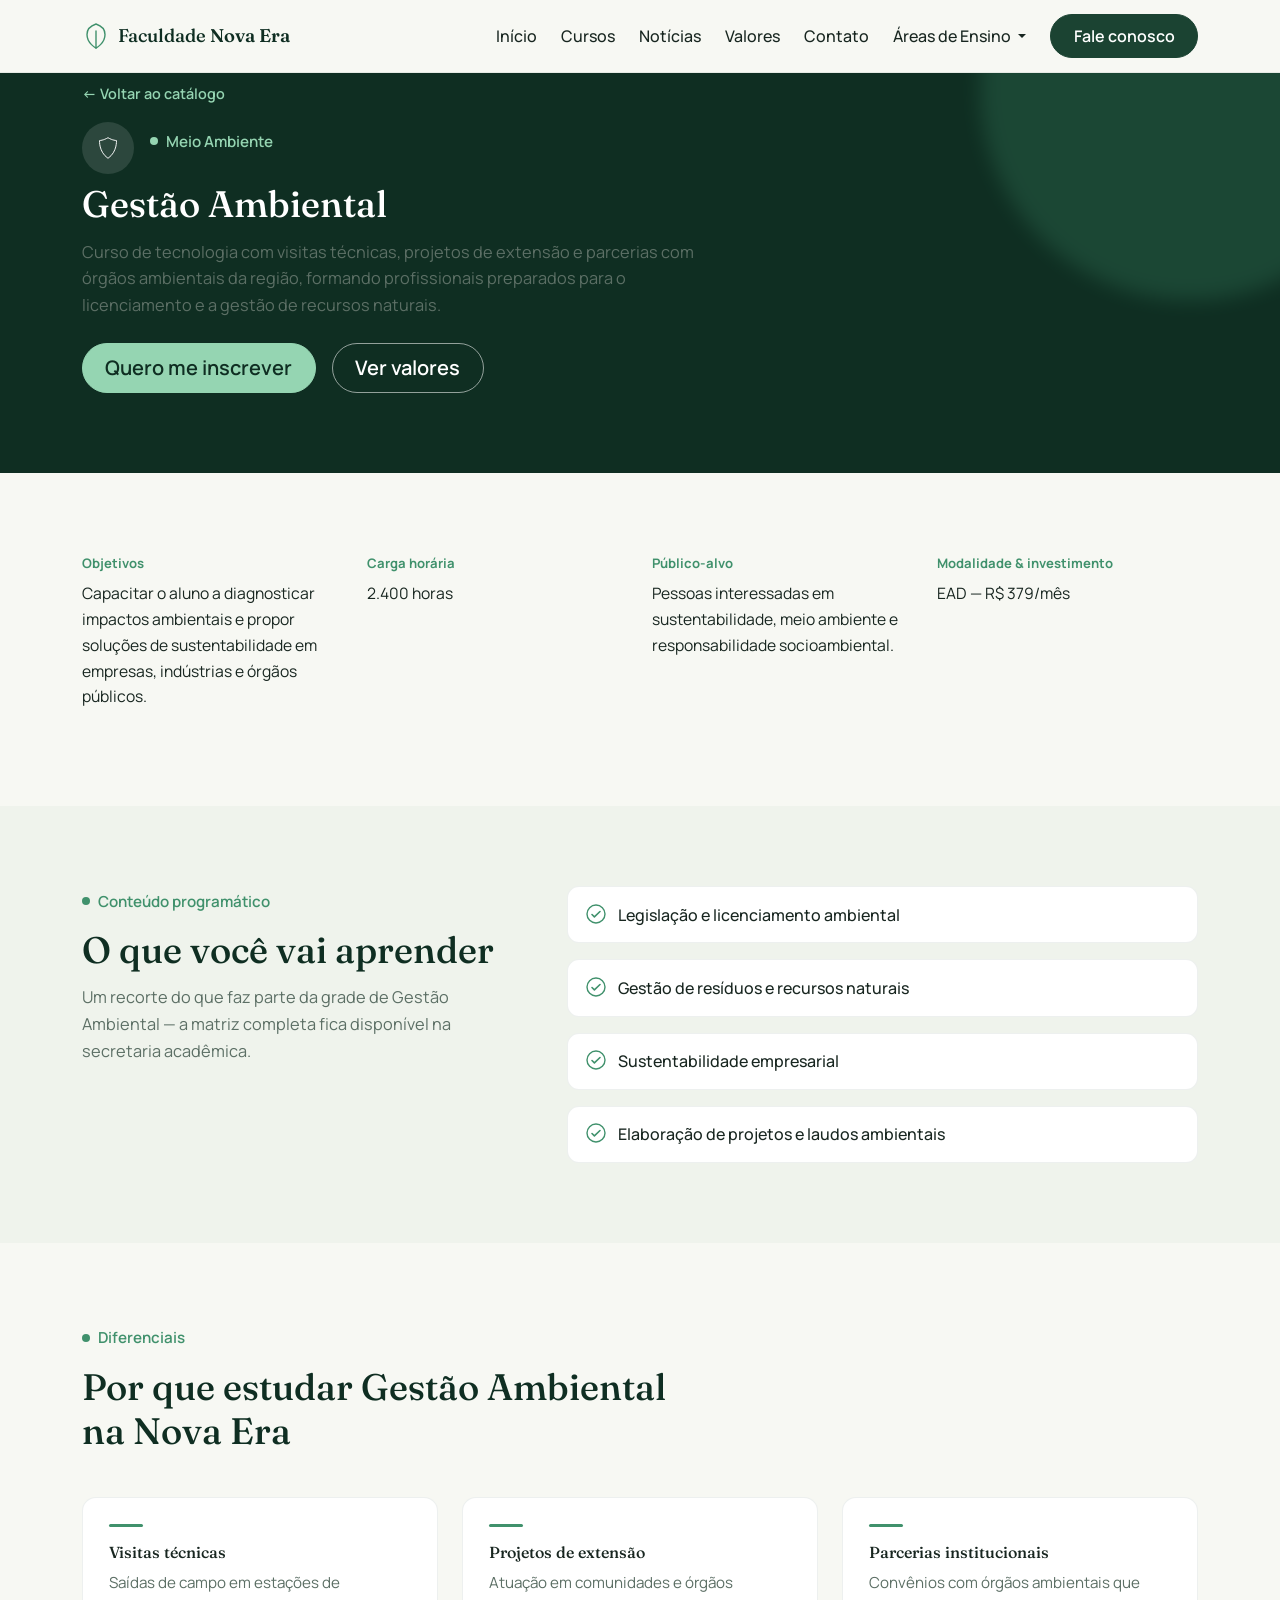
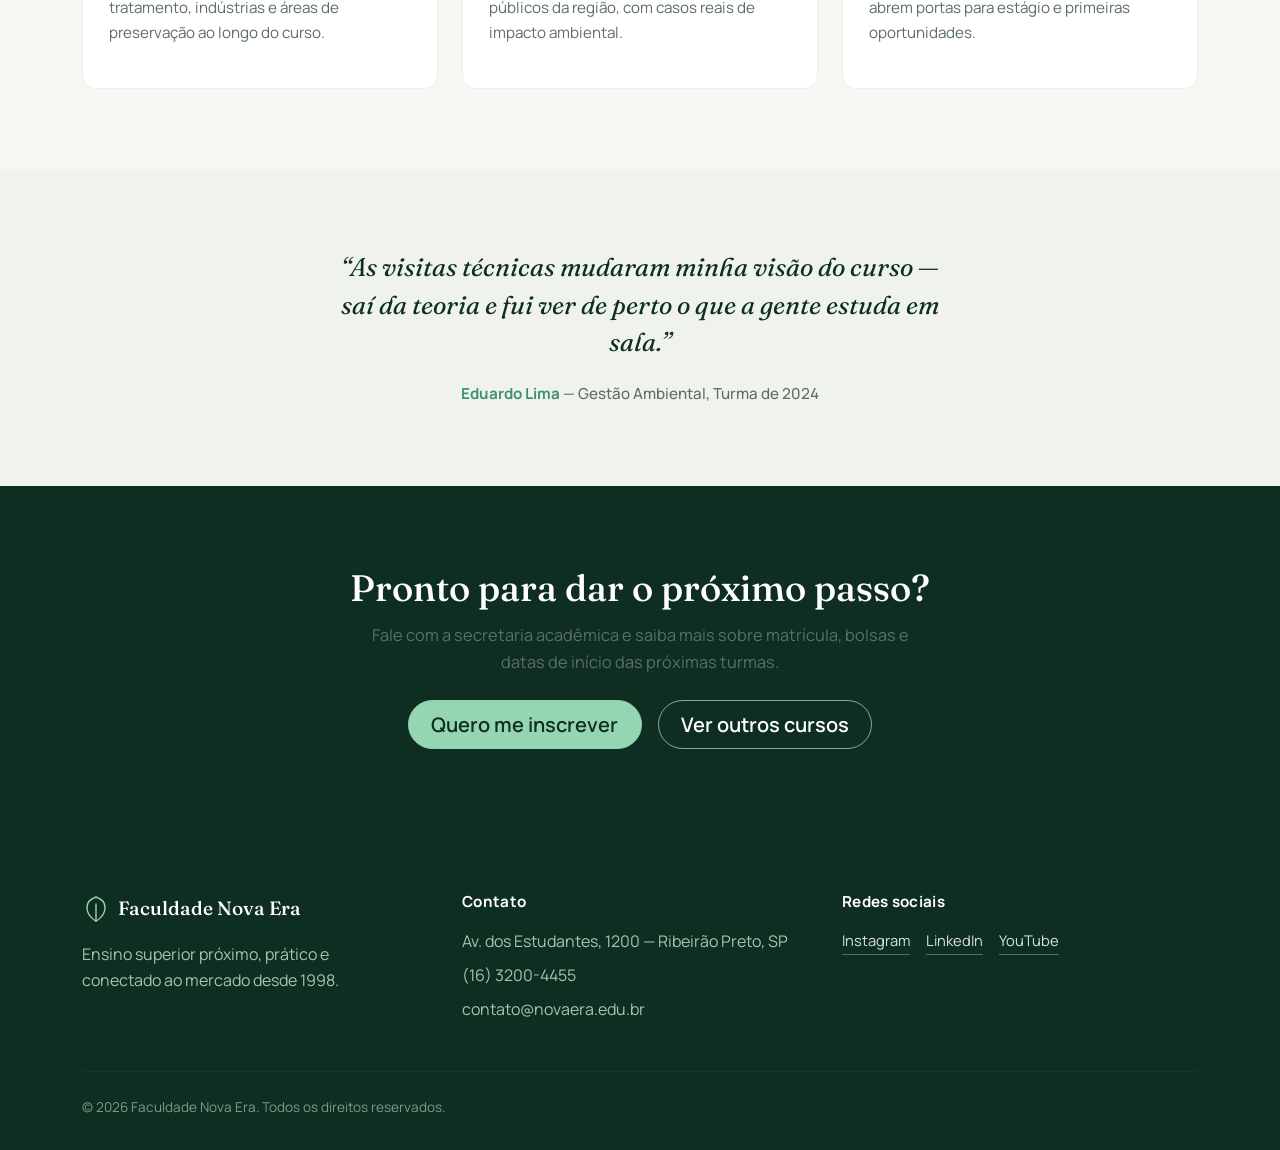
<file: cursos/gestao-ambiental.html>
<!DOCTYPE html>
<html lang="pt-BR">
<head>
  <meta charset="UTF-8">
  <meta name="viewport" content="width=device-width, initial-scale=1.0">
  <title>Gestão Ambiental | Faculdade Nova Era</title>
  <meta name="description" content="Página completa do curso de Gestão Ambiental na Faculdade Nova Era.">

  <link href="https://cdn.jsdelivr.net/npm/bootstrap@5.3.3/dist/css/bootstrap.min.css" rel="stylesheet">
  <link rel="preconnect" href="https://fonts.googleapis.com">
  <link rel="preconnect" href="https://fonts.gstatic.com" crossorigin>
  <link href="https://fonts.googleapis.com/css2?family=Fraunces:ital,opsz,wght@0,9..144,300;0,9..144,500;0,9..144,600;1,9..144,500&family=Manrope:wght@400;500;600;700;800&display=swap" rel="stylesheet">
  <link href="../css/style.css" rel="stylesheet">
</head>
<body>
  <header>
    <nav class="navbar navbar-expand-lg fixed-top">
      <div class="container">
        <a class="navbar-brand d-flex align-items-center gap-2" href="../index.html#inicio">
          <svg class="brand-mark" width="28" height="28" viewBox="0 0 28 28" fill="none" xmlns="http://www.w3.org/2000/svg" aria-hidden="true">
            <path d="M14 26C14 26 5 21.5 5 12.5C5 8 8 4 14 2C20 4 23 8 23 12.5C23 21.5 14 26 14 26Z" stroke="currentColor" stroke-width="1.4" stroke-linejoin="round"/>
            <path d="M14 26V9" stroke="currentColor" stroke-width="1.4" stroke-linecap="round"/>
          </svg>
          <span class="brand-text">Faculdade <strong>Nova Era</strong></span>
        </a>

        <button class="navbar-toggler" type="button" data-bs-toggle="collapse" data-bs-target="#navMain" aria-controls="navMain" aria-expanded="false" aria-label="Abrir menu de navegação">
          <span class="navbar-toggler-icon"></span>
        </button>

        <div class="collapse navbar-collapse" id="navMain">
          <ul class="navbar-nav ms-auto align-items-lg-center gap-lg-2">
            <li class="nav-item"><a class="nav-link" href="../index.html#inicio">Início</a></li>
            <li class="nav-item"><a class="nav-link" href="../index.html#cursos">Cursos</a></li>
            <li class="nav-item"><a class="nav-link" href="../index.html#noticias">Notícias</a></li>
            <li class="nav-item"><a class="nav-link" href="../valores.html">Valores</a></li>
            <li class="nav-item"><a class="nav-link" href="../contato.html">Contato</a></li>
            <li class="nav-item dropdown">
              <a class="nav-link dropdown-toggle" href="#" id="dropdownAreas" role="button" data-bs-toggle="dropdown" aria-expanded="false">
                Áreas de Ensino
              </a>
              <ul class="dropdown-menu dropdown-menu-end" aria-labelledby="dropdownAreas">
                <li><a class="dropdown-item" href="../cursos/analise-desenvolvimento-sistemas.html">Tecnologia</a></li>
<li><a class="dropdown-item" href="../cursos/administracao.html">Negócios & Gestão</a></li>
<li><a class="dropdown-item" href="../cursos/enfermagem.html">Saúde & Bem-estar</a></li>
<li><a class="dropdown-item" href="../cursos/design-grafico.html">Design & Comunicação</a></li>
<li><a class="dropdown-item" href="../cursos/pedagogia.html">Educação</a></li>
<li><a class="dropdown-item" href="../cursos/gestao-ambiental.html">Meio Ambiente</a></li>

              </ul>
            </li>
            <li class="nav-item ms-lg-2">
              <a class="btn btn-cta" href="../contato.html">Fale conosco</a>
            </li>
          </ul>
        </div>
      </div>
    </nav>
  </header>
<main>
    <section class="section section-page-hero course-hero">
      <div class="course-hero-glow" style="--cover-color:#40916C;" aria-hidden="true"></div>
      <div class="container position-relative">
        <a href="../index.html#cursos" class="back-link">&larr; Voltar ao catálogo</a>
        <div class="d-flex align-items-center gap-3 mt-3 mb-2">
          <div class="course-hero-icon">
            <svg viewBox="0 0 64 64" width="30" height="30" fill="none" aria-hidden="true"><path d="M32 10c10 6 18 6 18 6s2 24-18 38C12 40 14 16 14 16s8 0 18-6Z" stroke="#fff" stroke-width="2" stroke-linejoin="round"/></svg>
          </div>
          <span class="eyebrow eyebrow-light"><span class="eyebrow-mark" aria-hidden="true"></span>Meio Ambiente</span>
        </div>
        <h1 class="section-title section-title-light">Gestão Ambiental</h1>
        <p class="section-lede section-lede-light">Curso de tecnologia com visitas técnicas, projetos de extensão e parcerias com órgãos ambientais da região, formando profissionais preparados para o licenciamento e a gestão de recursos naturais.</p>
        <div class="d-flex flex-wrap gap-3 mt-4">
          <a href="../contato.html" class="btn btn-cta-light btn-lg">Quero me inscrever</a>
          <a href="../valores.html" class="btn btn-outline-cta-light btn-lg">Ver valores</a>
        </div>
      </div>
    </section>

    <section class="section">
      <div class="container">
        <div class="row g-4">
          <div class="col-md-6 col-lg-3">
            <p class="course-fact-label">Objetivos</p>
            <p class="course-fact-value">Capacitar o aluno a diagnosticar impactos ambientais e propor soluções de sustentabilidade em empresas, indústrias e órgãos públicos.</p>
          </div>
          <div class="col-md-6 col-lg-3">
            <p class="course-fact-label">Carga horária</p>
            <p class="course-fact-value">2.400 horas</p>
          </div>
          <div class="col-md-6 col-lg-3">
            <p class="course-fact-label">Público-alvo</p>
            <p class="course-fact-value">Pessoas interessadas em sustentabilidade, meio ambiente e responsabilidade socioambiental.</p>
          </div>
          <div class="col-md-6 col-lg-3">
            <p class="course-fact-label">Modalidade &amp; investimento</p>
            <p class="course-fact-value">EAD — R$ 379/mês</p>
          </div>
        </div>
      </div>
    </section>

    <section class="section section-muted">
      <div class="container">
        <div class="row g-5">
          <div class="col-lg-5">
            <span class="eyebrow"><span class="eyebrow-mark" aria-hidden="true"></span>Conteúdo programático</span>
            <h2 class="section-title">O que você vai aprender</h2>
            <p class="section-lede">Um recorte do que faz parte da grade de Gestão Ambiental — a matriz completa fica disponível na secretaria acadêmica.</p>
          </div>
          <div class="col-lg-7">
            <ul class="learn-list">
              <li class="learn-item">
                <svg width="20" height="20" viewBox="0 0 20 20" fill="none" aria-hidden="true"><circle cx="10" cy="10" r="9" stroke="#40916C" stroke-width="1.4"/><path d="M6 10.5l2.4 2.4L14 7.5" stroke="#40916C" stroke-width="1.6" stroke-linecap="round" stroke-linejoin="round"/></svg>
                <span>Legislação e licenciamento ambiental</span>
              </li>
              <li class="learn-item">
                <svg width="20" height="20" viewBox="0 0 20 20" fill="none" aria-hidden="true"><circle cx="10" cy="10" r="9" stroke="#40916C" stroke-width="1.4"/><path d="M6 10.5l2.4 2.4L14 7.5" stroke="#40916C" stroke-width="1.6" stroke-linecap="round" stroke-linejoin="round"/></svg>
                <span>Gestão de resíduos e recursos naturais</span>
              </li>
              <li class="learn-item">
                <svg width="20" height="20" viewBox="0 0 20 20" fill="none" aria-hidden="true"><circle cx="10" cy="10" r="9" stroke="#40916C" stroke-width="1.4"/><path d="M6 10.5l2.4 2.4L14 7.5" stroke="#40916C" stroke-width="1.6" stroke-linecap="round" stroke-linejoin="round"/></svg>
                <span>Sustentabilidade empresarial</span>
              </li>
              <li class="learn-item">
                <svg width="20" height="20" viewBox="0 0 20 20" fill="none" aria-hidden="true"><circle cx="10" cy="10" r="9" stroke="#40916C" stroke-width="1.4"/><path d="M6 10.5l2.4 2.4L14 7.5" stroke="#40916C" stroke-width="1.6" stroke-linecap="round" stroke-linejoin="round"/></svg>
                <span>Elaboração de projetos e laudos ambientais</span>
              </li>
            </ul>
          </div>
        </div>
      </div>
    </section>

    <section class="section">
      <div class="container">
        <div class="section-head">
          <span class="eyebrow"><span class="eyebrow-mark" aria-hidden="true"></span>Diferenciais</span>
          <h2 class="section-title">Por que estudar Gestão Ambiental na Nova Era</h2>
        </div>
        <div class="row g-4">
          <div class="col-md-4">
            <div class="feature-card">
              <span class="feature-mark" style="background:#40916C;"></span>
              <h3 class="h6 feature-title">Visitas técnicas</h3>
              <p class="course-desc">Saídas de campo em estações de tratamento, indústrias e áreas de preservação ao longo do curso.</p>
            </div>
          </div>
          <div class="col-md-4">
            <div class="feature-card">
              <span class="feature-mark" style="background:#40916C;"></span>
              <h3 class="h6 feature-title">Projetos de extensão</h3>
              <p class="course-desc">Atuação em comunidades e órgãos públicos da região, com casos reais de impacto ambiental.</p>
            </div>
          </div>
          <div class="col-md-4">
            <div class="feature-card">
              <span class="feature-mark" style="background:#40916C;"></span>
              <h3 class="h6 feature-title">Parcerias institucionais</h3>
              <p class="course-desc">Convênios com órgãos ambientais que abrem portas para estágio e primeiras oportunidades.</p>
            </div>
          </div>
        </div>
      </div>
    </section>

    <section class="section section-testimonial">
      <div class="container">
        <blockquote class="testimonial">
          <p class="testimonial-quote">&ldquo;As visitas técnicas mudaram minha visão do curso — saí da teoria e fui ver de perto o que a gente estuda em sala.&rdquo;</p>
          <footer class="testimonial-author">Eduardo Lima <span>— Gestão Ambiental, Turma de 2024</span></footer>
        </blockquote>
      </div>
    </section>

    <section class="section section-page-cta">
      <div class="container text-center">
        <h2 class="section-title section-title-light">Pronto para dar o próximo passo?</h2>
        <p class="section-lede section-lede-light mx-auto">Fale com a secretaria acadêmica e saiba mais sobre matrícula, bolsas e datas de início das próximas turmas.</p>
        <div class="d-flex flex-wrap justify-content-center gap-3 mt-4">
          <a href="../contato.html" class="btn btn-cta-light btn-lg">Quero me inscrever</a>
          <a href="../index.html#cursos" class="btn btn-outline-cta-light btn-lg">Ver outros cursos</a>
        </div>
      </div>
    </section>
</main>
  <footer class="site-footer">
    <div class="container">
      <div class="row g-4">
        <div class="col-lg-4">
          <div class="d-flex align-items-center gap-2 mb-3">
            <svg class="brand-mark" width="28" height="28" viewBox="0 0 28 28" fill="none" xmlns="http://www.w3.org/2000/svg" aria-hidden="true">
            <path d="M14 26C14 26 5 21.5 5 12.5C5 8 8 4 14 2C20 4 23 8 23 12.5C23 21.5 14 26 14 26Z" stroke="#95D5B2" stroke-width="1.4" stroke-linejoin="round"/>
            <path d="M14 26V9" stroke="#95D5B2" stroke-width="1.4" stroke-linecap="round"/>
          </svg>
            <span class="footer-brand">Faculdade Nova Era</span>
          </div>
          <p class="footer-text">Ensino superior próximo, prático e conectado ao mercado desde 1998.</p>
        </div>
        <div class="col-lg-4">
          <h3 class="footer-heading">Contato</h3>
          <ul class="footer-list">
            <li>Av. dos Estudantes, 1200 — Ribeirão Preto, SP</li>
            <li>(16) 3200-4455</li>
            <li>contato@novaera.edu.br</li>
          </ul>
        </div>
        <div class="col-lg-4">
          <h3 class="footer-heading">Redes sociais</h3>
          <div class="d-flex gap-3 social-row">
            <a href="#" aria-label="Instagram da Faculdade Nova Era" class="social-link">Instagram</a>
            <a href="#" aria-label="LinkedIn da Faculdade Nova Era" class="social-link">LinkedIn</a>
            <a href="#" aria-label="YouTube da Faculdade Nova Era" class="social-link">YouTube</a>
          </div>
        </div>
      </div>
      <hr class="footer-rule">
      <p class="footer-copy">&copy; 2026 Faculdade Nova Era. Todos os direitos reservados.</p>
    </div>
  </footer>
  <script src="https://cdn.jsdelivr.net/npm/bootstrap@5.3.3/dist/js/bootstrap.bundle.min.js"></script>
  <script src="../js/script.js"></script>
</body>
</html>
</file>
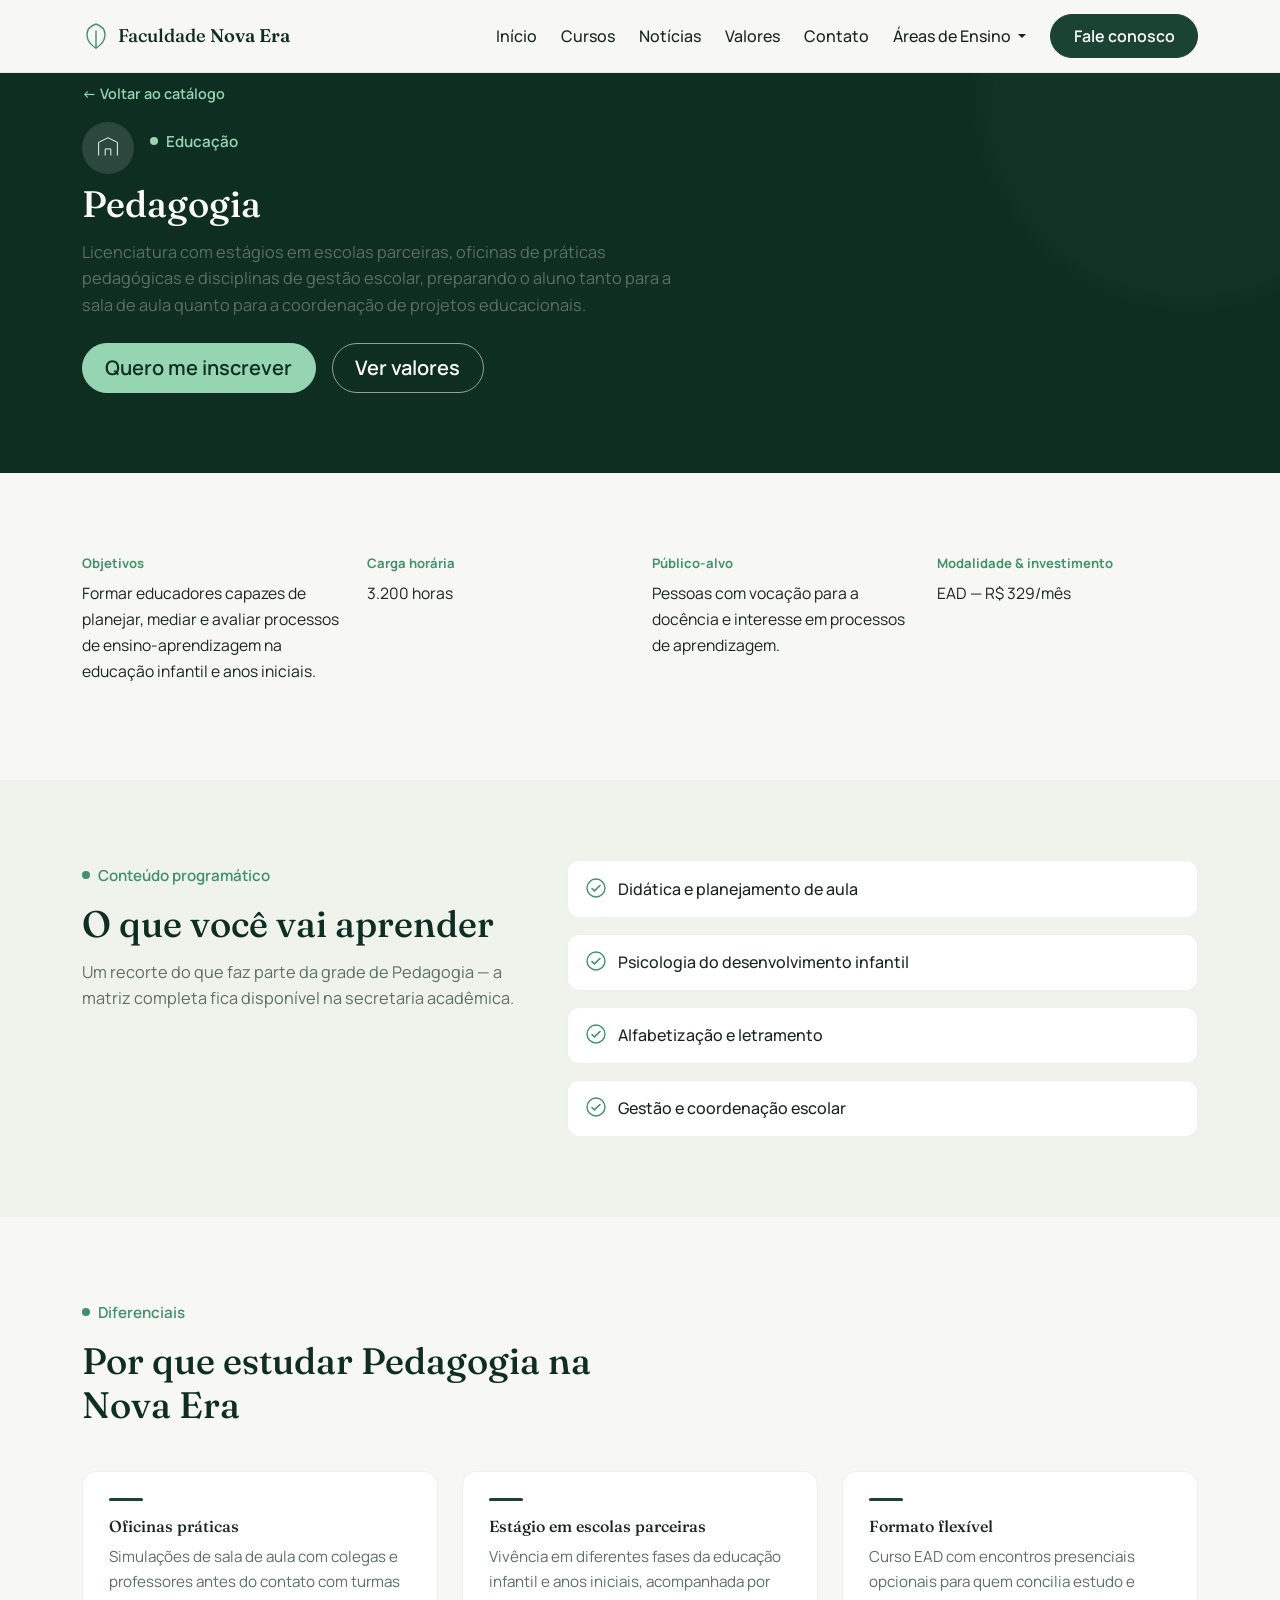
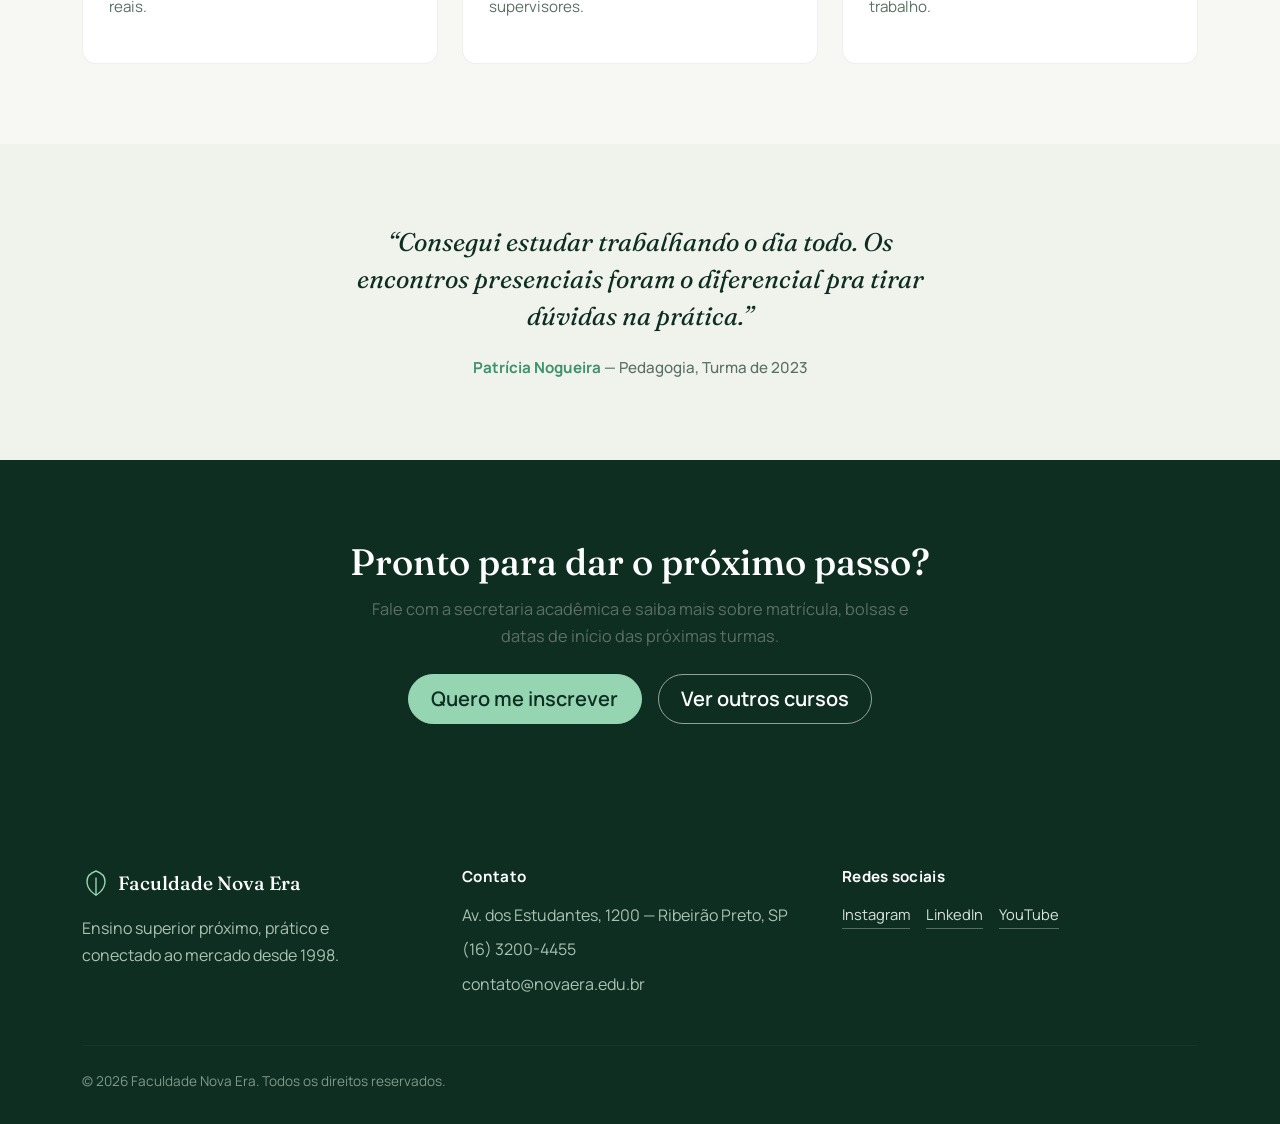
<file: cursos/pedagogia.html>
<!DOCTYPE html>
<html lang="pt-BR">
<head>
  <meta charset="UTF-8">
  <meta name="viewport" content="width=device-width, initial-scale=1.0">
  <title>Pedagogia | Faculdade Nova Era</title>
  <meta name="description" content="Página completa do curso de Pedagogia na Faculdade Nova Era.">

  <link href="https://cdn.jsdelivr.net/npm/bootstrap@5.3.3/dist/css/bootstrap.min.css" rel="stylesheet">
  <link rel="preconnect" href="https://fonts.googleapis.com">
  <link rel="preconnect" href="https://fonts.gstatic.com" crossorigin>
  <link href="https://fonts.googleapis.com/css2?family=Fraunces:ital,opsz,wght@0,9..144,300;0,9..144,500;0,9..144,600;1,9..144,500&family=Manrope:wght@400;500;600;700;800&display=swap" rel="stylesheet">
  <link href="../css/style.css" rel="stylesheet">
</head>
<body>
  <header>
    <nav class="navbar navbar-expand-lg fixed-top">
      <div class="container">
        <a class="navbar-brand d-flex align-items-center gap-2" href="../index.html#inicio">
          <svg class="brand-mark" width="28" height="28" viewBox="0 0 28 28" fill="none" xmlns="http://www.w3.org/2000/svg" aria-hidden="true">
            <path d="M14 26C14 26 5 21.5 5 12.5C5 8 8 4 14 2C20 4 23 8 23 12.5C23 21.5 14 26 14 26Z" stroke="currentColor" stroke-width="1.4" stroke-linejoin="round"/>
            <path d="M14 26V9" stroke="currentColor" stroke-width="1.4" stroke-linecap="round"/>
          </svg>
          <span class="brand-text">Faculdade <strong>Nova Era</strong></span>
        </a>

        <button class="navbar-toggler" type="button" data-bs-toggle="collapse" data-bs-target="#navMain" aria-controls="navMain" aria-expanded="false" aria-label="Abrir menu de navegação">
          <span class="navbar-toggler-icon"></span>
        </button>

        <div class="collapse navbar-collapse" id="navMain">
          <ul class="navbar-nav ms-auto align-items-lg-center gap-lg-2">
            <li class="nav-item"><a class="nav-link" href="../index.html#inicio">Início</a></li>
            <li class="nav-item"><a class="nav-link" href="../index.html#cursos">Cursos</a></li>
            <li class="nav-item"><a class="nav-link" href="../index.html#noticias">Notícias</a></li>
            <li class="nav-item"><a class="nav-link" href="../valores.html">Valores</a></li>
            <li class="nav-item"><a class="nav-link" href="../contato.html">Contato</a></li>
            <li class="nav-item dropdown">
              <a class="nav-link dropdown-toggle" href="#" id="dropdownAreas" role="button" data-bs-toggle="dropdown" aria-expanded="false">
                Áreas de Ensino
              </a>
              <ul class="dropdown-menu dropdown-menu-end" aria-labelledby="dropdownAreas">
                <li><a class="dropdown-item" href="../cursos/analise-desenvolvimento-sistemas.html">Tecnologia</a></li>
<li><a class="dropdown-item" href="../cursos/administracao.html">Negócios & Gestão</a></li>
<li><a class="dropdown-item" href="../cursos/enfermagem.html">Saúde & Bem-estar</a></li>
<li><a class="dropdown-item" href="../cursos/design-grafico.html">Design & Comunicação</a></li>
<li><a class="dropdown-item" href="../cursos/pedagogia.html">Educação</a></li>
<li><a class="dropdown-item" href="../cursos/gestao-ambiental.html">Meio Ambiente</a></li>

              </ul>
            </li>
            <li class="nav-item ms-lg-2">
              <a class="btn btn-cta" href="../contato.html">Fale conosco</a>
            </li>
          </ul>
        </div>
      </div>
    </nav>
  </header>
<main>
    <section class="section section-page-hero course-hero">
      <div class="course-hero-glow" style="--cover-color:#1B4332;" aria-hidden="true"></div>
      <div class="container position-relative">
        <a href="../index.html#cursos" class="back-link">&larr; Voltar ao catálogo</a>
        <div class="d-flex align-items-center gap-3 mt-3 mb-2">
          <div class="course-hero-icon">
            <svg viewBox="0 0 64 64" width="30" height="30" fill="none" aria-hidden="true"><path d="M12 48V20l20-10 20 10v28" stroke="#fff" stroke-width="2" stroke-linejoin="round"/><path d="M26 48V34h12v14" stroke="#fff" stroke-width="2"/></svg>
          </div>
          <span class="eyebrow eyebrow-light"><span class="eyebrow-mark" aria-hidden="true"></span>Educação</span>
        </div>
        <h1 class="section-title section-title-light">Pedagogia</h1>
        <p class="section-lede section-lede-light">Licenciatura com estágios em escolas parceiras, oficinas de práticas pedagógicas e disciplinas de gestão escolar, preparando o aluno tanto para a sala de aula quanto para a coordenação de projetos educacionais.</p>
        <div class="d-flex flex-wrap gap-3 mt-4">
          <a href="../contato.html" class="btn btn-cta-light btn-lg">Quero me inscrever</a>
          <a href="../valores.html" class="btn btn-outline-cta-light btn-lg">Ver valores</a>
        </div>
      </div>
    </section>

    <section class="section">
      <div class="container">
        <div class="row g-4">
          <div class="col-md-6 col-lg-3">
            <p class="course-fact-label">Objetivos</p>
            <p class="course-fact-value">Formar educadores capazes de planejar, mediar e avaliar processos de ensino-aprendizagem na educação infantil e anos iniciais.</p>
          </div>
          <div class="col-md-6 col-lg-3">
            <p class="course-fact-label">Carga horária</p>
            <p class="course-fact-value">3.200 horas</p>
          </div>
          <div class="col-md-6 col-lg-3">
            <p class="course-fact-label">Público-alvo</p>
            <p class="course-fact-value">Pessoas com vocação para a docência e interesse em processos de aprendizagem.</p>
          </div>
          <div class="col-md-6 col-lg-3">
            <p class="course-fact-label">Modalidade &amp; investimento</p>
            <p class="course-fact-value">EAD — R$ 329/mês</p>
          </div>
        </div>
      </div>
    </section>

    <section class="section section-muted">
      <div class="container">
        <div class="row g-5">
          <div class="col-lg-5">
            <span class="eyebrow"><span class="eyebrow-mark" aria-hidden="true"></span>Conteúdo programático</span>
            <h2 class="section-title">O que você vai aprender</h2>
            <p class="section-lede">Um recorte do que faz parte da grade de Pedagogia — a matriz completa fica disponível na secretaria acadêmica.</p>
          </div>
          <div class="col-lg-7">
            <ul class="learn-list">
              <li class="learn-item">
                <svg width="20" height="20" viewBox="0 0 20 20" fill="none" aria-hidden="true"><circle cx="10" cy="10" r="9" stroke="#40916C" stroke-width="1.4"/><path d="M6 10.5l2.4 2.4L14 7.5" stroke="#40916C" stroke-width="1.6" stroke-linecap="round" stroke-linejoin="round"/></svg>
                <span>Didática e planejamento de aula</span>
              </li>
              <li class="learn-item">
                <svg width="20" height="20" viewBox="0 0 20 20" fill="none" aria-hidden="true"><circle cx="10" cy="10" r="9" stroke="#40916C" stroke-width="1.4"/><path d="M6 10.5l2.4 2.4L14 7.5" stroke="#40916C" stroke-width="1.6" stroke-linecap="round" stroke-linejoin="round"/></svg>
                <span>Psicologia do desenvolvimento infantil</span>
              </li>
              <li class="learn-item">
                <svg width="20" height="20" viewBox="0 0 20 20" fill="none" aria-hidden="true"><circle cx="10" cy="10" r="9" stroke="#40916C" stroke-width="1.4"/><path d="M6 10.5l2.4 2.4L14 7.5" stroke="#40916C" stroke-width="1.6" stroke-linecap="round" stroke-linejoin="round"/></svg>
                <span>Alfabetização e letramento</span>
              </li>
              <li class="learn-item">
                <svg width="20" height="20" viewBox="0 0 20 20" fill="none" aria-hidden="true"><circle cx="10" cy="10" r="9" stroke="#40916C" stroke-width="1.4"/><path d="M6 10.5l2.4 2.4L14 7.5" stroke="#40916C" stroke-width="1.6" stroke-linecap="round" stroke-linejoin="round"/></svg>
                <span>Gestão e coordenação escolar</span>
              </li>
            </ul>
          </div>
        </div>
      </div>
    </section>

    <section class="section">
      <div class="container">
        <div class="section-head">
          <span class="eyebrow"><span class="eyebrow-mark" aria-hidden="true"></span>Diferenciais</span>
          <h2 class="section-title">Por que estudar Pedagogia na Nova Era</h2>
        </div>
        <div class="row g-4">
          <div class="col-md-4">
            <div class="feature-card">
              <span class="feature-mark" style="background:#1B4332;"></span>
              <h3 class="h6 feature-title">Oficinas práticas</h3>
              <p class="course-desc">Simulações de sala de aula com colegas e professores antes do contato com turmas reais.</p>
            </div>
          </div>
          <div class="col-md-4">
            <div class="feature-card">
              <span class="feature-mark" style="background:#1B4332;"></span>
              <h3 class="h6 feature-title">Estágio em escolas parceiras</h3>
              <p class="course-desc">Vivência em diferentes fases da educação infantil e anos iniciais, acompanhada por supervisores.</p>
            </div>
          </div>
          <div class="col-md-4">
            <div class="feature-card">
              <span class="feature-mark" style="background:#1B4332;"></span>
              <h3 class="h6 feature-title">Formato flexível</h3>
              <p class="course-desc">Curso EAD com encontros presenciais opcionais para quem concilia estudo e trabalho.</p>
            </div>
          </div>
        </div>
      </div>
    </section>

    <section class="section section-testimonial">
      <div class="container">
        <blockquote class="testimonial">
          <p class="testimonial-quote">&ldquo;Consegui estudar trabalhando o dia todo. Os encontros presenciais foram o diferencial pra tirar dúvidas na prática.&rdquo;</p>
          <footer class="testimonial-author">Patrícia Nogueira <span>— Pedagogia, Turma de 2023</span></footer>
        </blockquote>
      </div>
    </section>

    <section class="section section-page-cta">
      <div class="container text-center">
        <h2 class="section-title section-title-light">Pronto para dar o próximo passo?</h2>
        <p class="section-lede section-lede-light mx-auto">Fale com a secretaria acadêmica e saiba mais sobre matrícula, bolsas e datas de início das próximas turmas.</p>
        <div class="d-flex flex-wrap justify-content-center gap-3 mt-4">
          <a href="../contato.html" class="btn btn-cta-light btn-lg">Quero me inscrever</a>
          <a href="../index.html#cursos" class="btn btn-outline-cta-light btn-lg">Ver outros cursos</a>
        </div>
      </div>
    </section>
</main>
  <footer class="site-footer">
    <div class="container">
      <div class="row g-4">
        <div class="col-lg-4">
          <div class="d-flex align-items-center gap-2 mb-3">
            <svg class="brand-mark" width="28" height="28" viewBox="0 0 28 28" fill="none" xmlns="http://www.w3.org/2000/svg" aria-hidden="true">
            <path d="M14 26C14 26 5 21.5 5 12.5C5 8 8 4 14 2C20 4 23 8 23 12.5C23 21.5 14 26 14 26Z" stroke="#95D5B2" stroke-width="1.4" stroke-linejoin="round"/>
            <path d="M14 26V9" stroke="#95D5B2" stroke-width="1.4" stroke-linecap="round"/>
          </svg>
            <span class="footer-brand">Faculdade Nova Era</span>
          </div>
          <p class="footer-text">Ensino superior próximo, prático e conectado ao mercado desde 1998.</p>
        </div>
        <div class="col-lg-4">
          <h3 class="footer-heading">Contato</h3>
          <ul class="footer-list">
            <li>Av. dos Estudantes, 1200 — Ribeirão Preto, SP</li>
            <li>(16) 3200-4455</li>
            <li>contato@novaera.edu.br</li>
          </ul>
        </div>
        <div class="col-lg-4">
          <h3 class="footer-heading">Redes sociais</h3>
          <div class="d-flex gap-3 social-row">
            <a href="#" aria-label="Instagram da Faculdade Nova Era" class="social-link">Instagram</a>
            <a href="#" aria-label="LinkedIn da Faculdade Nova Era" class="social-link">LinkedIn</a>
            <a href="#" aria-label="YouTube da Faculdade Nova Era" class="social-link">YouTube</a>
          </div>
        </div>
      </div>
      <hr class="footer-rule">
      <p class="footer-copy">&copy; 2026 Faculdade Nova Era. Todos os direitos reservados.</p>
    </div>
  </footer>
  <script src="https://cdn.jsdelivr.net/npm/bootstrap@5.3.3/dist/js/bootstrap.bundle.min.js"></script>
  <script src="../js/script.js"></script>
</body>
</html>
</file>
<file: css/style.css>
/* ==========================================================================
   Faculdade Nova Era — Portal Institucional
   Tokens de design + estilização própria sobre o Bootstrap 5
   ========================================================================== */

:root {
  /* Paleta */
  --color-bg: #F7F8F3;
  --color-surface: #FFFFFF;
  --color-primary: #1B4332;
  --color-primary-dark: #0F2E22;
  --color-accent: #40916C;
  --color-accent-light: #95D5B2;
  --color-ink: #182620;
  --color-muted: #5C6F65;

  /* Tipografia */
  --font-display: "Fraunces", Georgia, serif;
  --font-body: "Manrope", -apple-system, BlinkMacSystemFont, "Segoe UI", sans-serif;
}

/* ---------- Base ---------- */
html {
  scroll-behavior: smooth;
  scroll-padding-top: 84px;
}

body {
  background-color: var(--color-bg);
  color: var(--color-ink);
  font-family: var(--font-body);
  font-size: 1rem;
  line-height: 1.65;
}

h1, h2, h3, .brand-text, .footer-brand {
  font-family: var(--font-display);
  color: var(--color-primary-dark);
}

a {
  color: var(--color-accent);
}

/* ---------- Eyebrow (rótulo de seção) ---------- */
.eyebrow {
  display: inline-flex;
  align-items: center;
  gap: 0.5rem;
  font-size: 0.95rem;
  color: var(--color-accent);
  font-weight: 600;
  margin-bottom: 0.9rem;
}

.eyebrow-mark {
  width: 8px;
  height: 8px;
  border-radius: 50%;
  background: var(--color-accent);
  display: inline-block;
}

.eyebrow-light {
  color: var(--color-accent-light);
}
.eyebrow-light .eyebrow-mark {
  background: var(--color-accent-light);
}

/* ---------- Navbar ---------- */
.navbar {
  background-color: var(--color-bg);
  border-bottom: 1px solid rgba(27, 67, 50, 0.08);
  padding-top: 0.9rem;
  padding-bottom: 0.9rem;
  box-shadow: 0 1px 0 rgba(27, 67, 50, 0.04);
}

.navbar-brand {
  color: var(--color-primary-dark);
}

.brand-mark {
  color: var(--color-accent);
}

.brand-text {
  font-size: 1.15rem;
  font-weight: 500;
}

.brand-text strong {
  font-weight: 600;
}

.navbar-nav .nav-link {
  color: var(--color-ink);
  font-weight: 500;
  padding-left: 0.85rem;
  padding-right: 0.85rem;
}

.navbar-nav .nav-link:hover,
.navbar-nav .nav-link:focus {
  color: var(--color-primary);
}

.dropdown-menu {
  border: none;
  box-shadow: 0 12px 32px rgba(15, 46, 34, 0.14);
  border-radius: 10px;
}

.dropdown-item:hover,
.dropdown-item:focus {
  background-color: var(--color-bg);
  color: var(--color-primary);
}

/* ---------- Botões ---------- */
.btn-cta {
  background-color: var(--color-primary);
  border-color: var(--color-primary);
  color: #fff;
  font-weight: 600;
  border-radius: 999px;
  padding: 0.55rem 1.4rem;
}

.btn-cta:hover,
.btn-cta:focus {
  background-color: var(--color-primary-dark);
  border-color: var(--color-primary-dark);
  color: #fff;
}

.btn-outline-cta {
  border: 1.5px solid var(--color-primary);
  color: var(--color-primary-dark);
  font-weight: 600;
  border-radius: 999px;
  padding: 0.55rem 1.4rem;
  background: transparent;
}

.btn-outline-cta:hover,
.btn-outline-cta:focus {
  background-color: var(--color-primary);
  color: #fff;
}

/* ---------- Hero ---------- */
.hero {
  padding: 9.5rem 0 5rem;
}

.hero-title {
  font-size: clamp(2.1rem, 4vw, 3.1rem);
  font-weight: 500;
  line-height: 1.15;
  max-width: 16ch;
  margin-bottom: 1.25rem;
}

.hero-text {
  max-width: 52ch;
  color: var(--color-muted);
  font-size: 1.05rem;
}

.hero-art svg {
  width: 100%;
  height: auto;
}

/* ---------- Bloco "Quem somos" (home) ---------- */
.section-about {
  padding-top: 1rem;
  padding-bottom: 1rem;
}

.about-heading {
  font-family: var(--font-body);
  font-weight: 700;
  color: var(--color-primary-dark);
  margin-bottom: 0.5rem;
}

/* ---------- Cabeçalho de página interna (valores, contato, curso) ---------- */
.section-page-hero {
  padding-top: 8.5rem;
  padding-bottom: 3rem;
}

.section-lede-light {
  color: #D7E4DC;
  max-width: 62ch;
}

.back-link {
  display: inline-block;
  color: var(--color-accent-light);
  font-weight: 600;
  font-size: 0.9rem;
  text-decoration: none;
}

.back-link:hover {
  text-decoration: underline;
}

/* ---------- Hero de página de curso ---------- */
.course-hero {
  position: relative;
  background-color: var(--color-primary-dark);
  overflow: hidden;
}

.course-hero-glow {
  position: absolute;
  top: -120px;
  right: -120px;
  width: 420px;
  height: 420px;
  border-radius: 50%;
  background: var(--cover-color, var(--color-primary));
  opacity: 0.25;
  filter: blur(10px);
  pointer-events: none;
}

.course-hero .container {
  z-index: 1;
}

.course-hero-icon {
  width: 52px;
  height: 52px;
  border-radius: 50%;
  background: rgba(255, 255, 255, 0.12);
  display: flex;
  align-items: center;
  justify-content: center;
  flex-shrink: 0;
}

.btn-cta-light {
  background-color: var(--color-accent-light);
  border-color: var(--color-accent-light);
  color: var(--color-primary-dark);
  font-weight: 600;
  border-radius: 999px;
  padding: 0.55rem 1.4rem;
}

.btn-cta-light:hover {
  background-color: #fff;
  border-color: #fff;
  color: var(--color-primary-dark);
}

.btn-outline-cta-light {
  border: 1.5px solid rgba(255, 255, 255, 0.55);
  color: #fff;
  font-weight: 600;
  border-radius: 999px;
  padding: 0.55rem 1.4rem;
  background: transparent;
}

.btn-outline-cta-light:hover {
  border-color: #fff;
  background: rgba(255, 255, 255, 0.1);
  color: #fff;
}

.course-fact-label {
  font-size: 0.82rem;
  font-weight: 700;
  text-transform: none;
  color: var(--color-accent);
  margin-bottom: 0.4rem;
}

.course-fact-value {
  color: var(--color-ink);
  font-size: 0.98rem;
}

.table-course-link {
  color: var(--color-primary-dark);
  font-weight: 600;
  text-decoration: none;
}

.table-course-link:hover {
  color: var(--color-accent);
  text-decoration: underline;
}

.contact-info-list {
  margin-top: 1.5rem;
}

/* ---------- Seções genéricas ---------- */
.section {
  padding: 5rem 0;
}

.section-muted {
  background-color: #EFF3EC;
}

.section-head {
  max-width: 60ch;
  margin-bottom: 2.75rem;
}

.section-title {
  font-size: clamp(1.7rem, 3vw, 2.3rem);
  font-weight: 500;
  margin-bottom: 0.75rem;
}

.section-title-light {
  color: #fff;
}

.section-head-light {
  max-width: 70ch;
}

.section-lede {
  color: var(--color-muted);
  font-size: 1.02rem;
}

/* ---------- Cards de curso ---------- */
.course-card {
  border: 1px solid rgba(27, 67, 50, 0.08);
  border-radius: 14px;
  overflow: hidden;
  background: var(--color-surface);
  transition: transform 0.18s ease, box-shadow 0.18s ease;
}

.course-card:hover {
  transform: translateY(-4px);
  box-shadow: 0 18px 40px rgba(15, 46, 34, 0.12);
}

.course-cover {
  height: 130px;
  display: flex;
  align-items: center;
  justify-content: center;
  background-color: var(--cover-color, var(--color-primary));
}

.course-title {
  font-family: var(--font-display);
  font-weight: 500;
  margin-bottom: 0.5rem;
}

.course-desc {
  color: var(--color-muted);
  font-size: 0.95rem;
  margin-bottom: 1.1rem;
}

/* ---------- Indicadores ---------- */
.section-stats {
  background-color: var(--color-primary-dark);
  background-image: radial-gradient(circle at 15% 20%, rgba(149, 213, 178, 0.12), transparent 45%);
}

.stat-number {
  font-family: var(--font-display);
  font-size: clamp(2.1rem, 4vw, 3rem);
  font-weight: 600;
  color: var(--color-accent-light);
  margin-bottom: 0.15rem;
}

.stat-label {
  color: #D7E4DC;
  font-size: 0.95rem;
  margin-bottom: 0;
}

/* ---------- Notícias ---------- */
.news-item {
  border-top: 2px solid var(--color-accent-light);
  padding-top: 1.1rem;
  height: 100%;
}

.news-date {
  font-size: 0.85rem;
  color: var(--color-accent);
  font-weight: 600;
  margin-bottom: 0.35rem;
}

/* ---------- Tabela de cursos ---------- */
.table-courses {
  background: var(--color-surface);
  border-radius: 12px;
  overflow: hidden;
  box-shadow: 0 1px 0 rgba(27, 67, 50, 0.06);
}

.table-courses thead {
  background-color: var(--color-primary);
}

.table-courses thead th {
  color: #fff;
  font-weight: 600;
  border: none;
  padding: 0.9rem 1rem;
}

.table-courses tbody td {
  padding: 0.9rem 1rem;
  border-color: rgba(27, 67, 50, 0.08);
}

/* ---------- Formulário de contato ---------- */
.contact-form {
  background: var(--color-surface);
  border-radius: 16px;
  padding: 2rem;
  border: 1px solid rgba(27, 67, 50, 0.08);
}

.contact-form .form-label {
  font-weight: 600;
  font-size: 0.92rem;
  color: var(--color-primary-dark);
}

.contact-form .form-control,
.contact-form .form-select {
  border-radius: 8px;
  border-color: rgba(27, 67, 50, 0.18);
  padding: 0.6rem 0.85rem;
}

.contact-form .form-control:focus,
.contact-form .form-select:focus {
  border-color: var(--color-accent);
  box-shadow: 0 0 0 0.2rem rgba(64, 145, 108, 0.18);
}

.form-note {
  font-size: 0.82rem;
  color: var(--color-muted);
  margin: 0.9rem 0 0;
}

/* ---------- Modal ---------- */
.modal-content {
  border-radius: 16px;
  border: none;
}

.modal-header {
  border-bottom: 1px solid rgba(27, 67, 50, 0.08);
}

.course-detail-list dt {
  font-weight: 600;
  color: var(--color-primary-dark);
  margin-top: 1rem;
}

.course-detail-list dt:first-child {
  margin-top: 0;
}

.course-detail-list dd {
  color: var(--color-muted);
  margin-bottom: 0;
}

/* ---------- Rodapé (RF08) ---------- */
.site-footer {
  background-color: var(--color-primary-dark);
  color: #D7E4DC;
  padding: 4rem 0 2rem;
}

.footer-brand {
  color: #fff;
  font-size: 1.2rem;
  font-weight: 500;
}

.footer-text {
  color: #A9C2B2;
  max-width: 32ch;
}

.footer-heading {
  font-family: var(--font-body);
  color: #fff;
  font-size: 0.95rem;
  font-weight: 700;
  letter-spacing: 0.02em;
  margin-bottom: 1rem;
}

.footer-list {
  list-style: none;
  padding: 0;
  margin: 0;
  color: #A9C2B2;
}

.footer-list li {
  margin-bottom: 0.5rem;
}

.social-row {
  flex-wrap: wrap;
}

.social-link {
  color: #D7E4DC;
  text-decoration: none;
  border-bottom: 1px solid rgba(215, 228, 220, 0.35);
  padding-bottom: 2px;
  font-size: 0.92rem;
}

.social-link:hover {
  color: var(--color-accent-light);
  border-color: var(--color-accent-light);
}

.footer-rule {
  border-color: rgba(215, 228, 220, 0.15);
  margin: 2.5rem 0 1.5rem;
}

.footer-copy {
  color: #7E9A8A;
  font-size: 0.85rem;
  margin-bottom: 0;
}

/* ---------- "O que você vai aprender" ---------- */
.learn-list {
  list-style: none;
  padding: 0;
  margin: 0;
  display: grid;
  gap: 1rem;
}

.learn-item {
  display: flex;
  align-items: flex-start;
  gap: 0.75rem;
  background: var(--color-surface);
  border: 1px solid rgba(27, 67, 50, 0.08);
  border-radius: 12px;
  padding: 0.9rem 1.1rem;
  font-weight: 500;
}

.learn-item svg {
  flex-shrink: 0;
  margin-top: 2px;
}

/* ---------- Diferenciais do curso ---------- */
.feature-card {
  height: 100%;
  padding: 1.6rem;
  border: 1px solid rgba(27, 67, 50, 0.08);
  border-radius: 14px;
  background: var(--color-surface);
}

.feature-mark {
  display: block;
  width: 34px;
  height: 3px;
  border-radius: 999px;
  margin-bottom: 1rem;
}

.feature-title {
  font-family: var(--font-display);
  font-weight: 500;
  margin-bottom: 0.5rem;
}

/* ---------- Depoimento ---------- */
.section-testimonial {
  background-color: #EFF3EC;
}

.testimonial {
  max-width: 62ch;
  margin: 0 auto;
  text-align: center;
}

.testimonial-quote {
  font-family: var(--font-display);
  font-style: italic;
  font-size: clamp(1.25rem, 2.4vw, 1.6rem);
  color: var(--color-primary-dark);
  line-height: 1.45;
  margin-bottom: 1.25rem;
}

.testimonial-author {
  font-weight: 700;
  color: var(--color-accent);
  font-size: 0.95rem;
}

.testimonial-author span {
  font-weight: 500;
  color: var(--color-muted);
}

/* ---------- CTA final da página de curso ---------- */
.section-page-cta {
  background-color: var(--color-primary-dark);
}

.section-page-cta .section-lede-light {
  max-width: 56ch;
}

/* ---------- Responsividade adicional (RNF01) ---------- */
@media (max-width: 991.98px) {
  .hero {
    padding-top: 7.5rem;
    text-align: left;
  }

  .navbar-collapse {
    background: var(--color-surface);
    margin-top: 0.75rem;
    padding: 1rem 1.25rem;
    border-radius: 12px;
    box-shadow: 0 12px 32px rgba(15, 46, 34, 0.12);
  }
}

@media (max-width: 575.98px) {
  .section {
    padding: 3.5rem 0;
  }

  .contact-form {
    padding: 1.4rem;
  }
}
</file>
